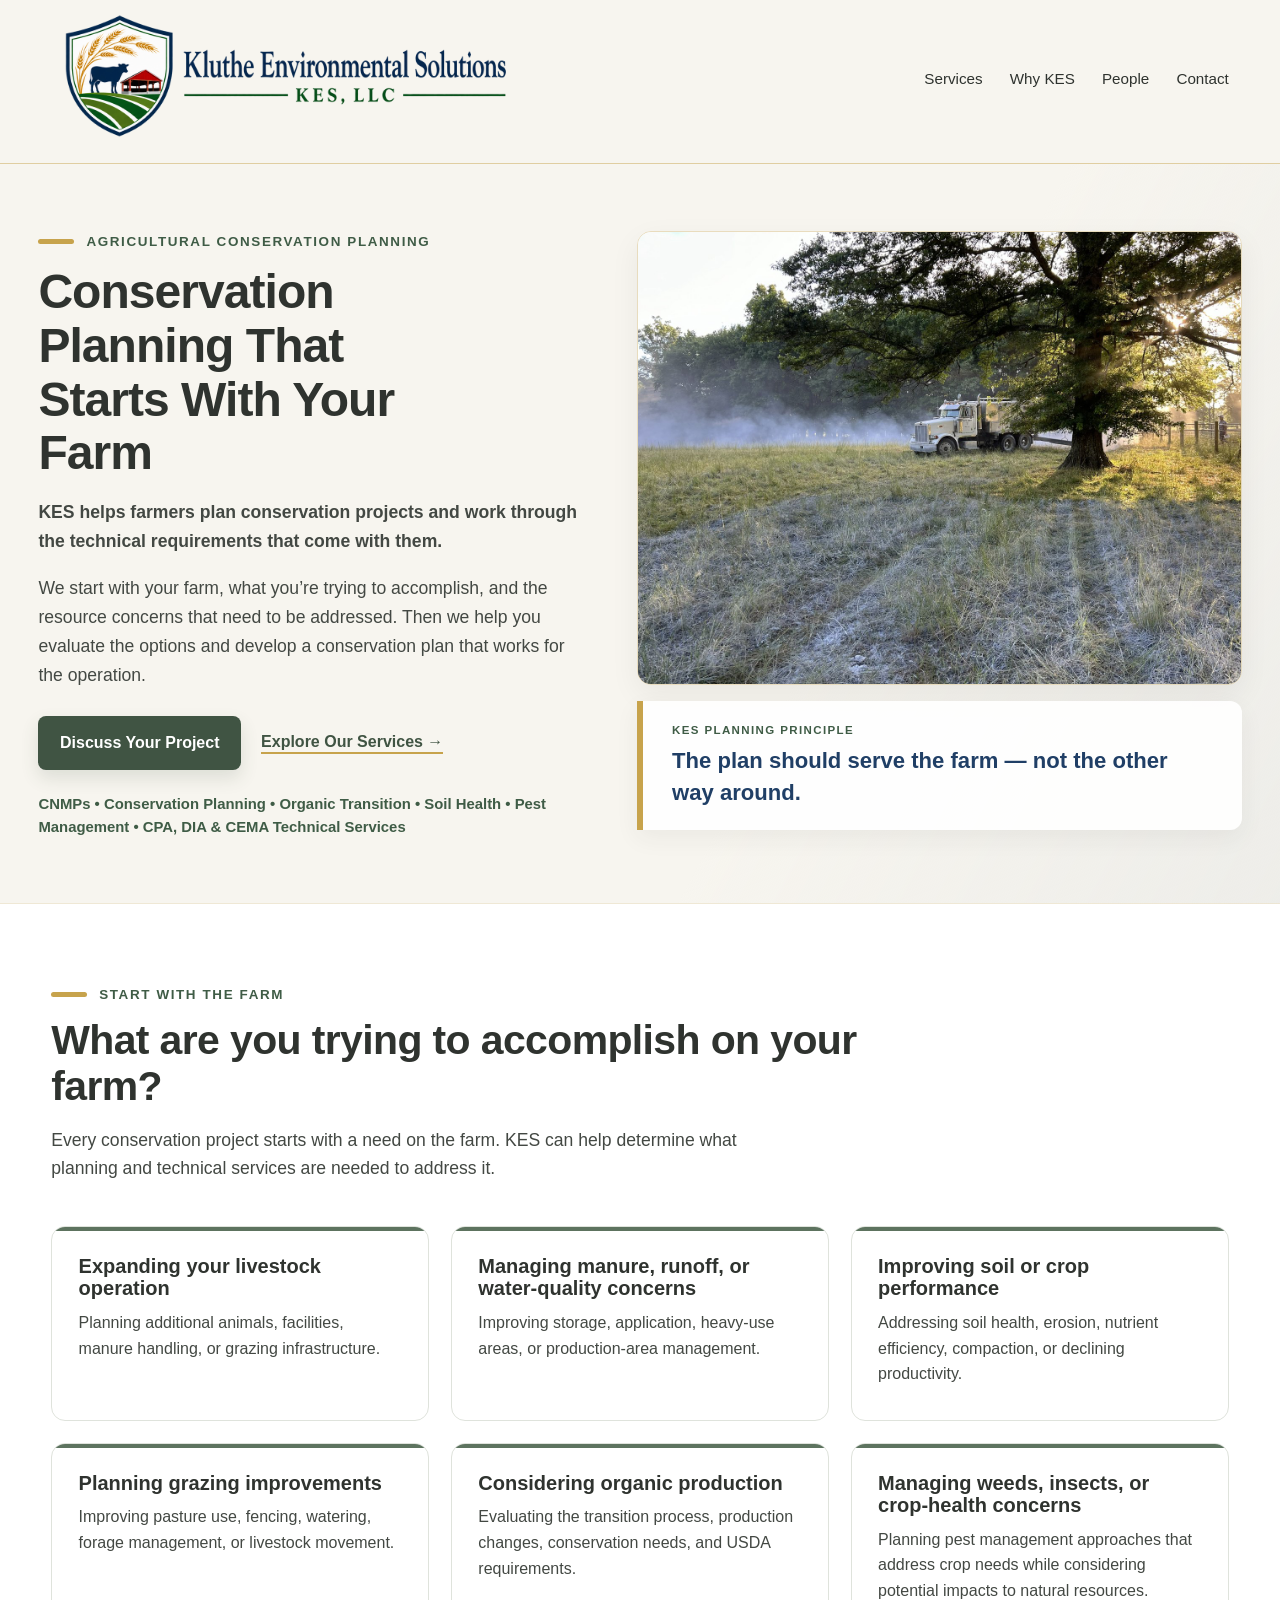
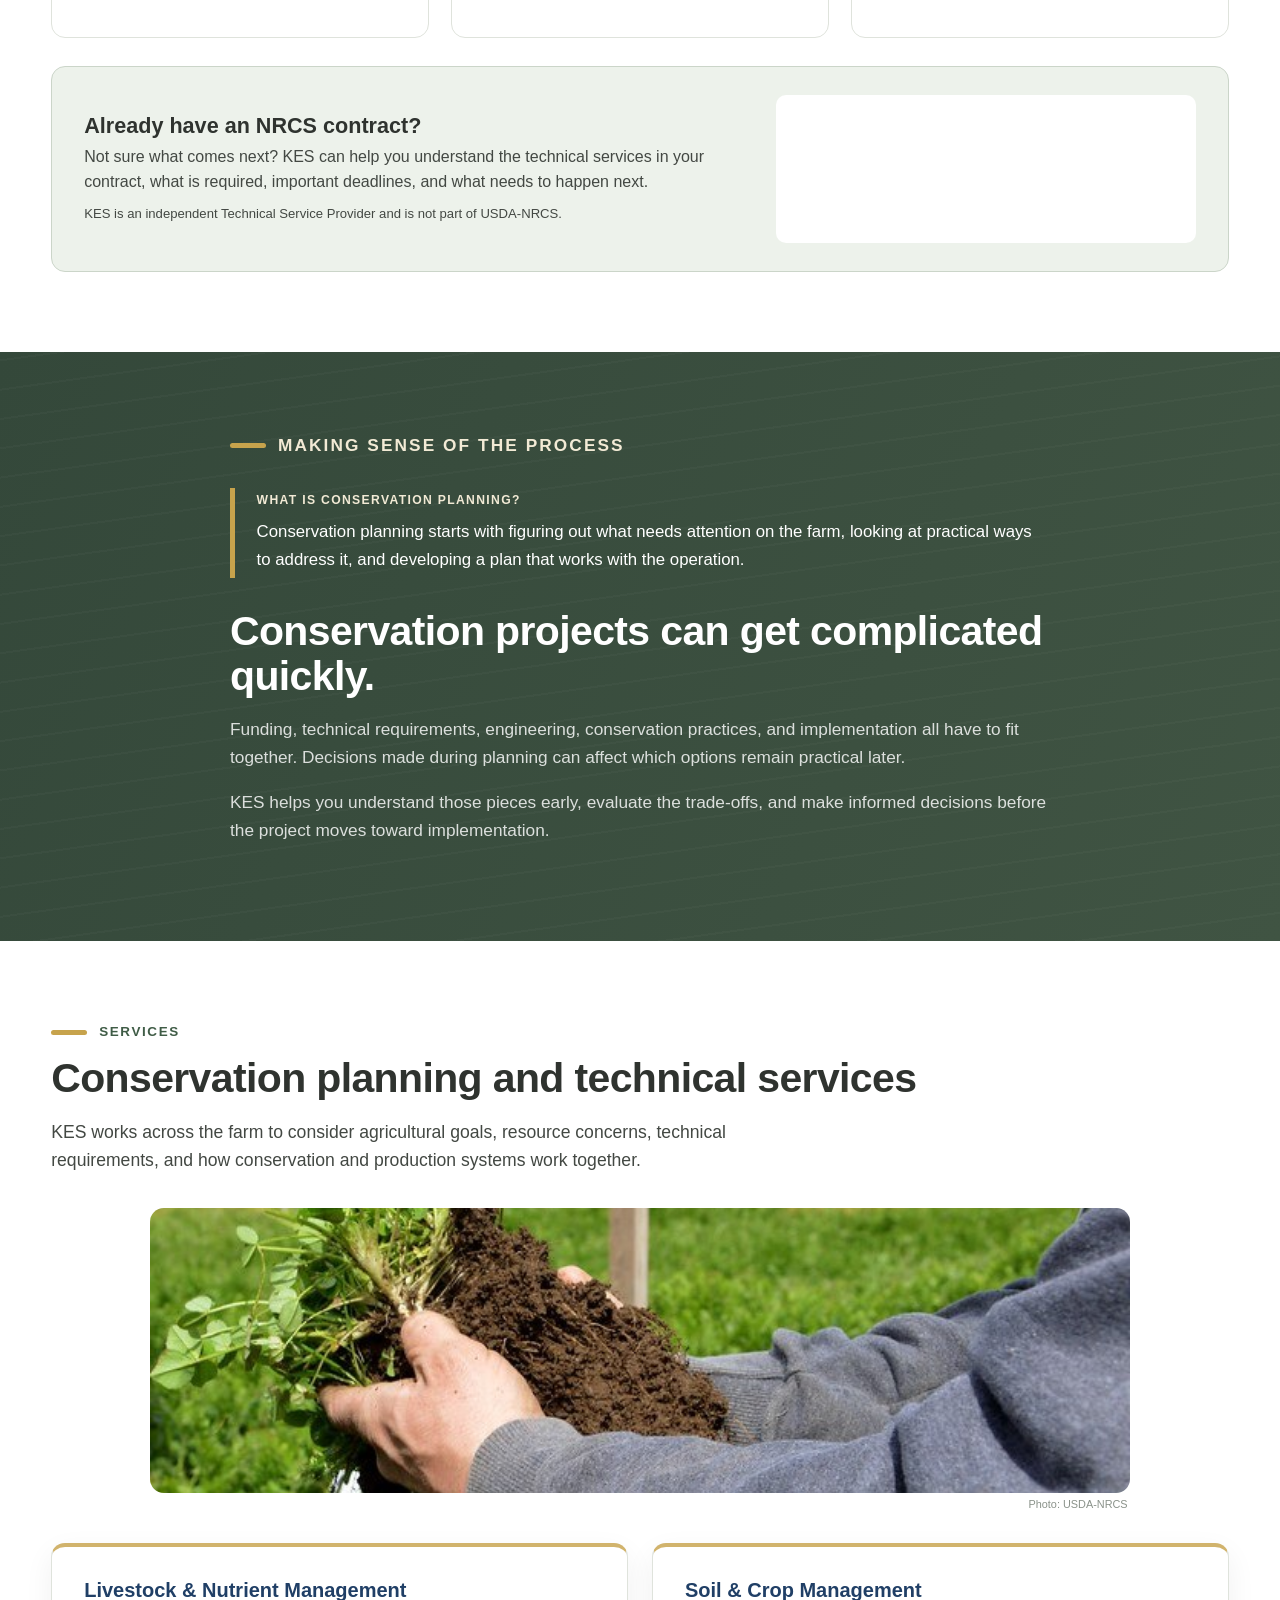
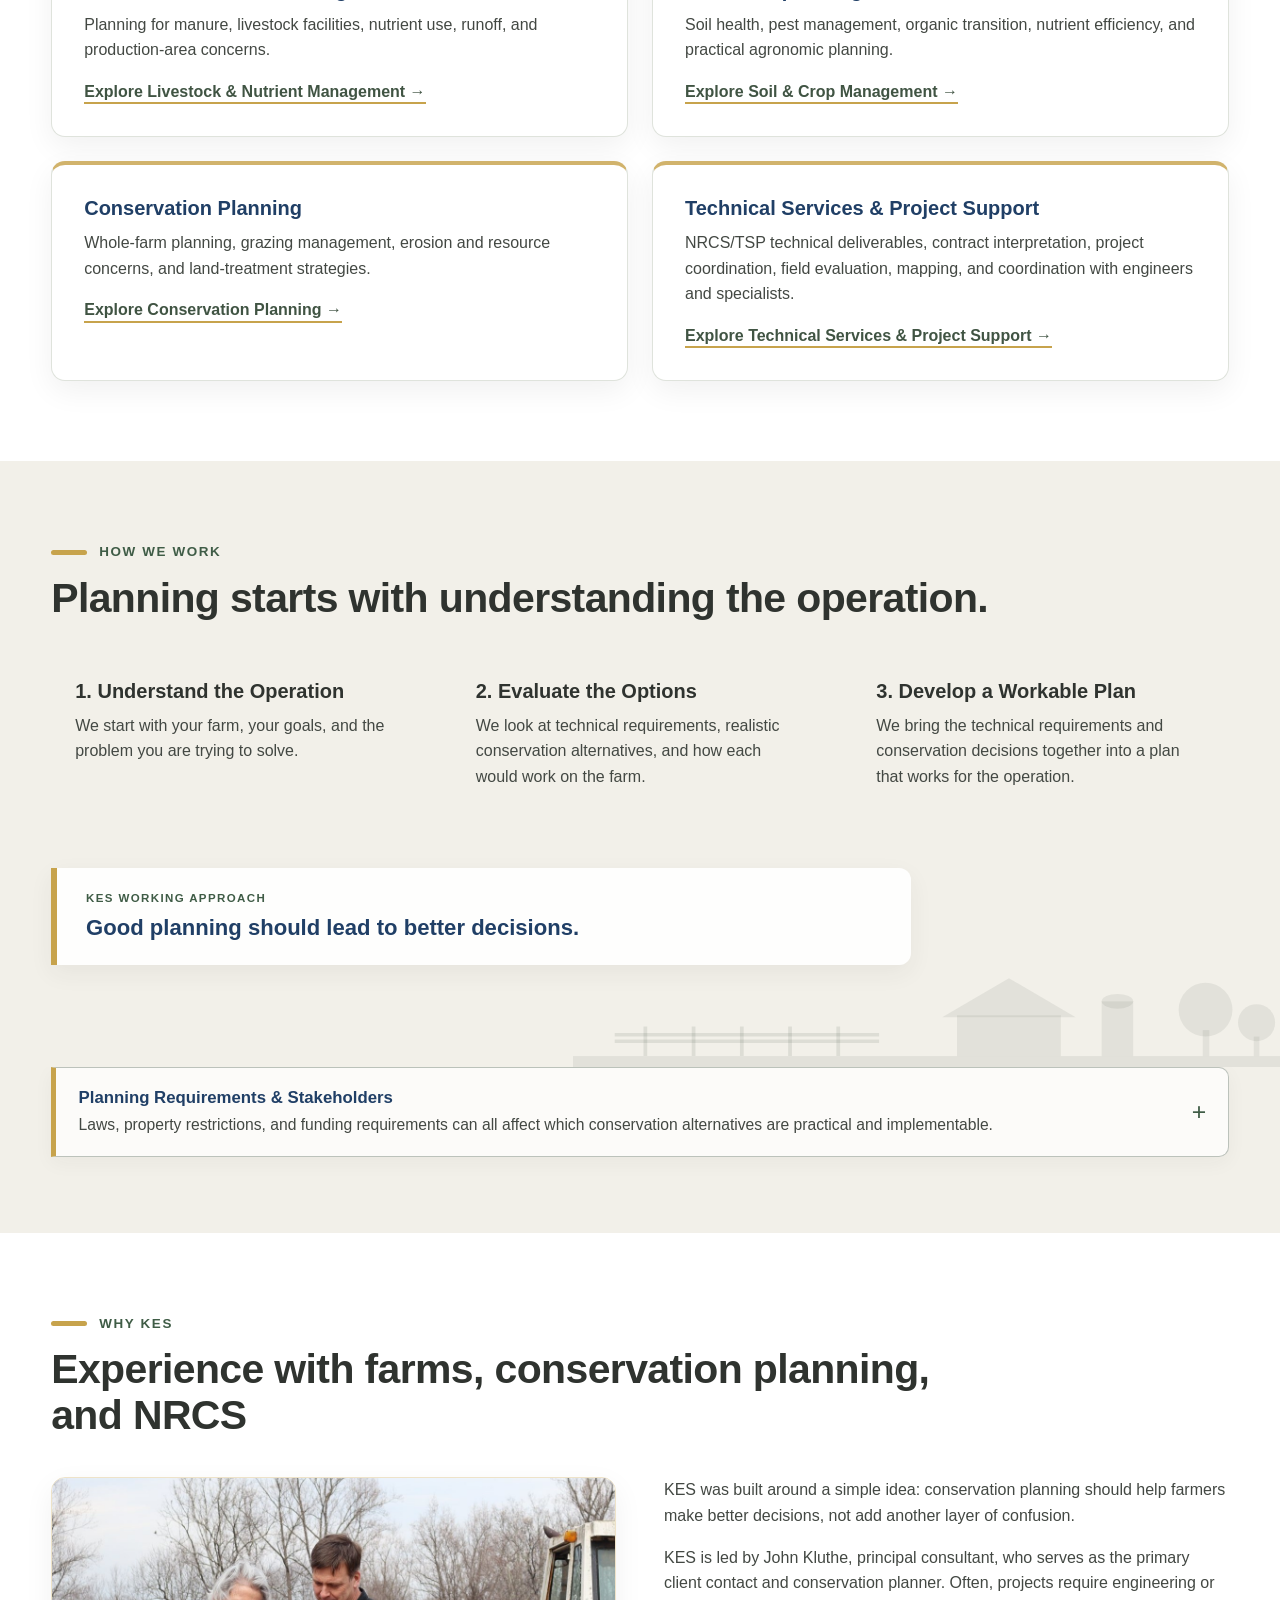
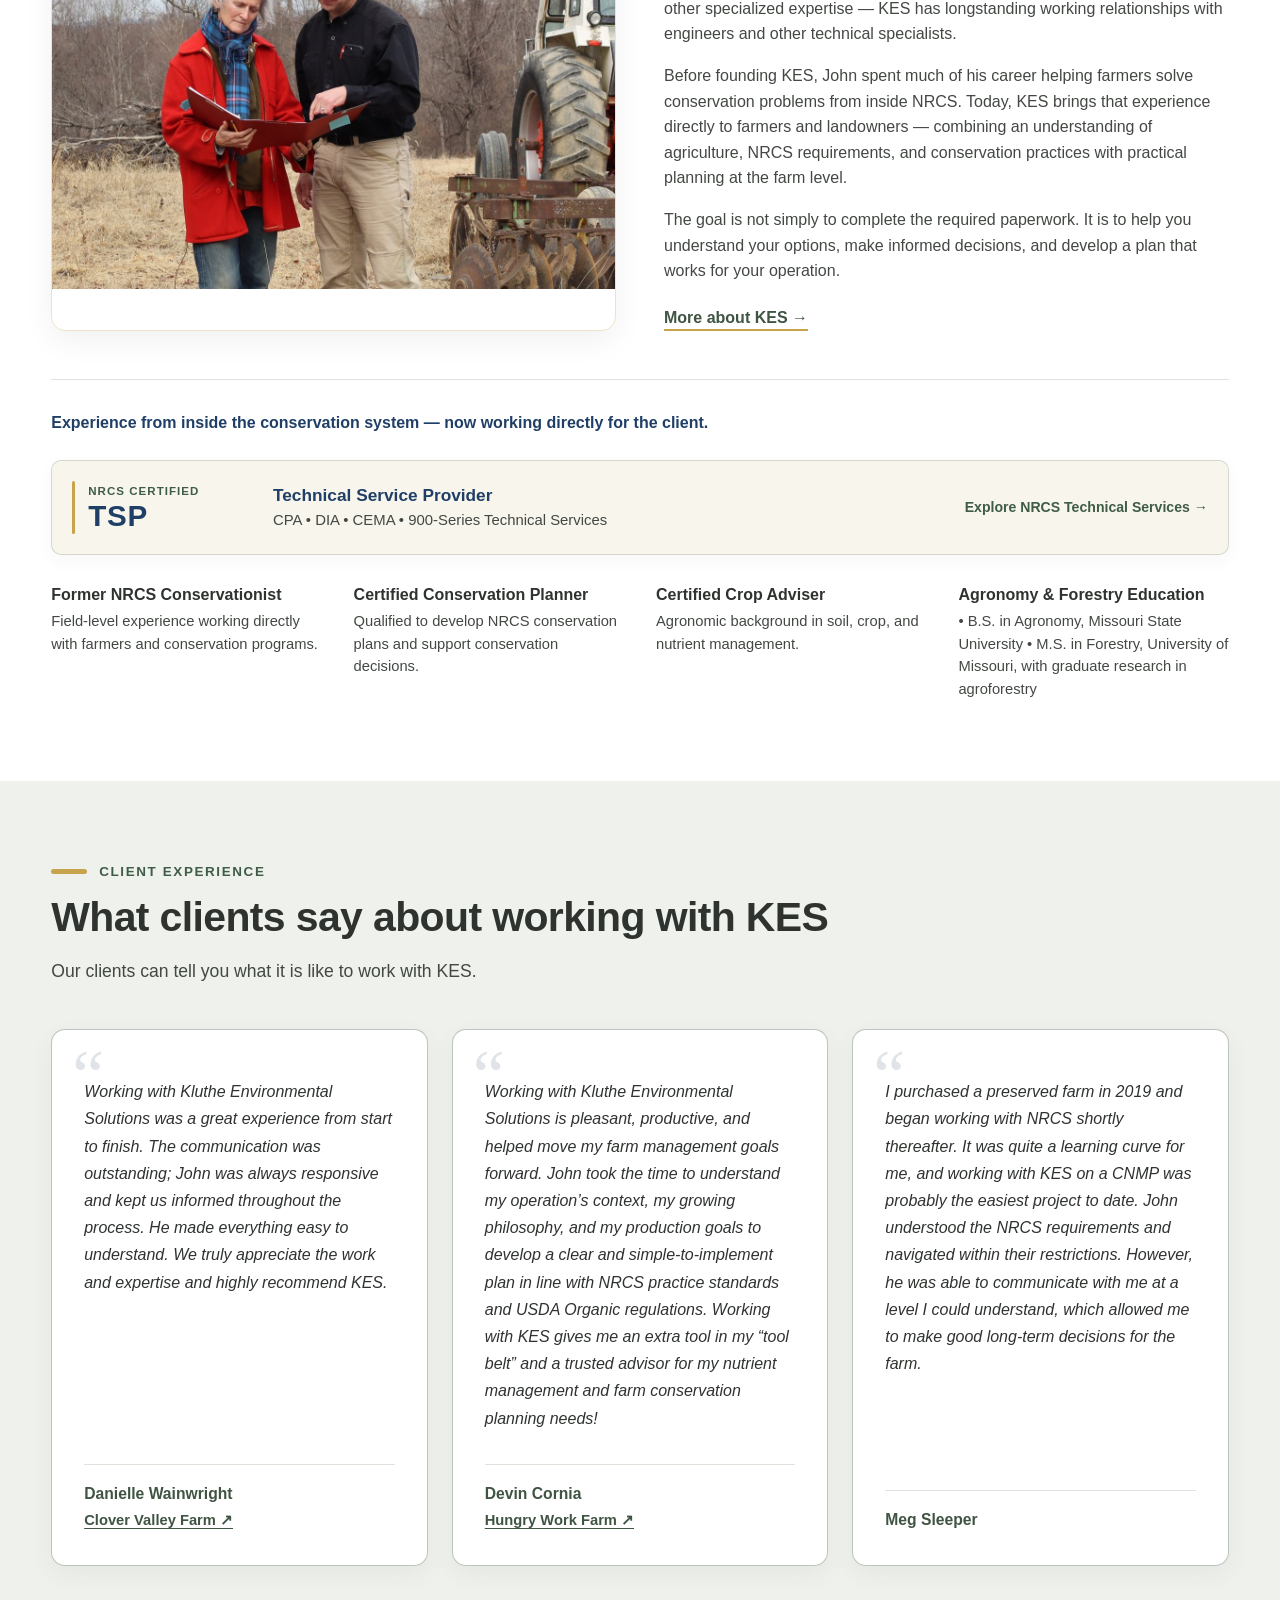
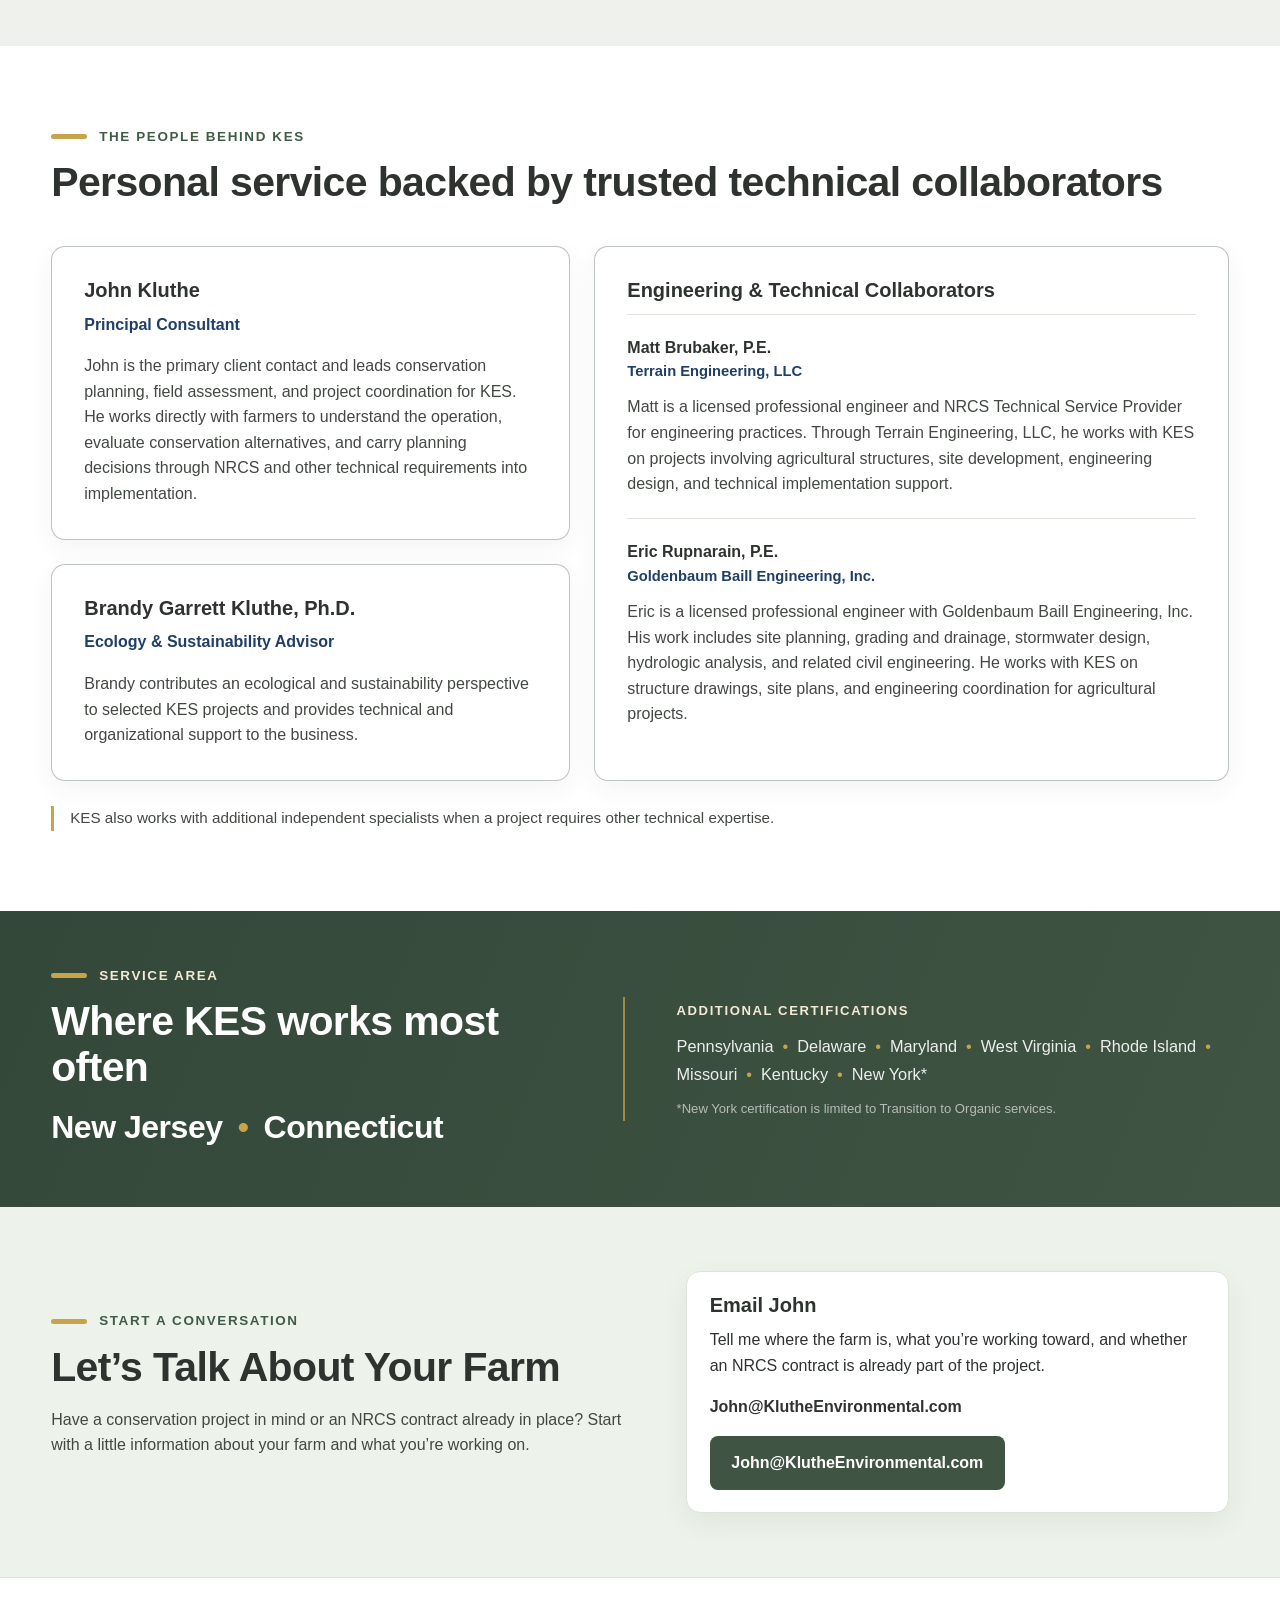
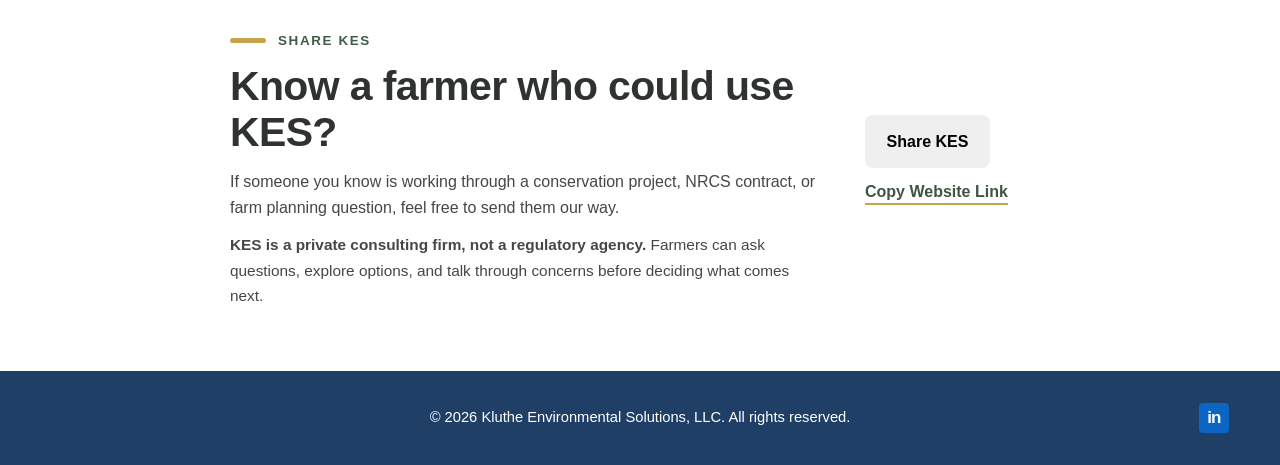
<file: index.html>
<!DOCTYPE html>
<html lang="en">
<head>
  <meta charset="UTF-8">
  <meta name="viewport" content="width=device-width, initial-scale=1.0">
  <meta name="description" content="Kluthe Environmental Solutions provides agricultural conservation planning and NRCS technical services, including CNMPs, organic transition, soil health, pest management, CPAs, DIAs, and CEMAs.">
  <title>Kluthe Environmental Solutions, LLC</title>
    <script type="application/ld+json">
  {
    "@context": "https://schema.org",
    "@type": "Organization",
    "name": "Kluthe Environmental Solutions, LLC",
    "alternateName": "KES",
    "url": "https://klutheenvironmental.com/",
    "logo": "https://klutheenvironmental.com/assets/images/kes-logo-horizontal.png",
    "email": "John@KlutheEnvironmental.com",
    "sameAs": [
      "https://www.linkedin.com/in/johnkluthe"
    ]
  }
  </script>
  <link rel="icon" type="image/png" href="assets/images/KES%20Logo%20KES%20shield%20blank.png">
  <link rel="stylesheet" href="css/styles.css">
  <link rel="stylesheet" href="css/character.css">
  <link rel="stylesheet" href="css/refinements.css">
</head>
<body>

  <header class="site-header">
    <div class="container header-inner">
      <div class="site-brand">
        <a href="#top" aria-label="Kluthe Environmental Solutions home">
          <img class="site-logo" src="assets/images/kes-logo-horizontal.png" alt="Kluthe Environmental Solutions, LLC">
        </a>
      </div>
      <nav class="main-nav" aria-label="Main navigation">
        <a href="#services">Services</a>
        <a href="#about">Why KES</a>
        <a href="#people">People</a>
        <a href="#contact">Contact</a>
      </nav>
    </div>
  </header>

  <main id="top">

    <section class="hero">
      <div class="container hero-grid">
        <div class="hero-content">
          <p class="eyebrow">Agricultural Conservation Planning</p>
          <h1>Conservation Planning That Starts With Your Farm</h1>
          <div class="hero-text">
            <p><strong>KES helps farmers plan conservation projects and work through the technical requirements that come with them.</strong></p>
            <p>We start with your farm, what you’re trying to accomplish, and the resource concerns that need to be addressed.  Then we help you evaluate the options and develop a conservation plan that works for the operation.</p>
          </div>
          <div class="hero-actions">
            <a class="button primary-button" href="#contact">Discuss Your Project</a>
            <a class="text-link" href="#services">Explore Our Services →</a>
          </div>
          <p class="credibility-line">CNMPs • Conservation Planning • Organic Transition • Soil Health • Pest Management • CPA, DIA &amp; CEMA Technical Services</p>
        </div>

        <div class="hero-visual">
          <figure class="hero-image photo-frame">
            <img src="assets/images/hero-lime-spreading.jpg" alt="Lime application underway on a farm field in early morning haze">
          </figure>

          <div class="hero-principle">
            <span class="hero-principle-label">KES Planning Principle</span>
            <strong>The plan should serve the farm — not the other way around.</strong>
          </div>
        </div>
      </div>
    </section>

    <section class="recognition">
      <div class="container">
        <p class="eyebrow">Start With the Farm</p>
        <h2>What are you trying to accomplish on your farm?</h2>
        <p class="section-intro">Every conservation project starts with a need on the farm.  KES can help determine what planning and technical services are needed to address it.</p>

        <div class="challenge-grid">
          <article class="challenge-card">
            <h3>Expanding your livestock operation</h3>
            <p>Planning additional animals, facilities, manure handling, or grazing infrastructure.</p>
          </article>
          <article class="challenge-card">
            <h3>Managing manure, runoff, or water-quality concerns</h3>
            <p>Improving storage, application, heavy-use areas, or production-area management.</p>
          </article>
          <article class="challenge-card">
            <h3>Improving soil or crop performance</h3>
            <p>Addressing soil health, erosion, nutrient efficiency, compaction, or declining productivity.</p>
          </article>
          <article class="challenge-card">
            <h3>Planning grazing improvements</h3>
            <p>Improving pasture use, fencing, watering, forage management, or livestock movement.</p>
          </article>
          <article class="challenge-card">
            <h3>Considering organic production</h3>
            <p>Evaluating the transition process, production changes, conservation needs, and USDA requirements.</p>
          </article>
          <article class="challenge-card">
            <h3>Managing weeds, insects, or crop-health concerns</h3>
            <p>Planning pest management approaches that address crop needs while considering potential impacts to natural resources.</p>
          </article>
        </div>

        <div class="nrcs-callout">
          <div class="nrcs-callout-content">
            <h3>Already have an NRCS contract?</h3>
            <p>Not sure what comes next?  KES can help you understand the technical services in your contract, what is required, important deadlines, and what needs to happen next.</p>
            <p class="nrcs-independent-note">KES is an independent Technical Service Provider and is not part of USDA-NRCS.</p>
          </div>

          <div class="nrcs-callout-marker nrcs-callout-placeholder" aria-hidden="true"></div>
        </div>
      </div>
    </section>

    <section class="reassurance">
      <div class="narrow-container">
        <p class="eyebrow">Making Sense of the Process</p>

        <div class="conservation-definition">
          <span class="conservation-definition-label">What is conservation planning?</span>
          <p>Conservation planning starts with figuring out what needs attention on the farm, looking at practical ways to address it, and developing a plan that works with the operation.</p>
        </div>

        <h2>Conservation projects can get complicated quickly.</h2>
        <p>Funding, technical requirements, engineering, conservation practices, and implementation all have to fit together.  Decisions made during planning can affect which options remain practical later.</p>
        <p>KES helps you understand those pieces early, evaluate the trade-offs, and make informed decisions before the project moves toward implementation.</p>
      </div>
    </section>

    <section id="services" class="services">
      <div class="container">
        <p class="eyebrow">Services</p>
        <h2>Conservation planning and technical services</h2>
        <p class="section-intro">KES works across the farm to consider agricultural goals, resource concerns, technical requirements, and how conservation and production systems work together.</p>

        <figure class="services-photo photo-frame">
          <img src="assets/images/services-soil-detail.jpg" alt="Hands examining soil and plant roots during an agricultural field evaluation">
          <figcaption class="photo-credit">Photo: USDA-NRCS</figcaption>
        </figure>

        <div class="service-grid">
          <article class="service-card">
            <h3>Livestock &amp; Nutrient Management</h3>
            <p>Planning for manure, livestock facilities, nutrient use, runoff, and production-area concerns.</p>
            <p class="service-card-link"><a class="text-link" href="livestock-nutrient-management.html">Explore Livestock &amp; Nutrient Management →</a></p>
          </article>
          <article class="service-card">
            <h3>Soil &amp; Crop Management</h3>
            <p>Soil health, pest management, organic transition, nutrient efficiency, and practical agronomic planning.</p>
            <p class="service-card-link"><a class="text-link" href="soil-crop-management.html">Explore Soil &amp; Crop Management →</a></p>
          </article>
          <article class="service-card">
            <h3>Conservation Planning</h3>
            <p>Whole-farm planning, grazing management, erosion and resource concerns, and land-treatment strategies.</p>
            <p class="service-card-link"><a class="text-link" href="conservation-planning.html">Explore Conservation Planning →</a></p>
          </article>
          <article class="service-card">
            <h3>Technical Services &amp; Project Support</h3>
            <p>NRCS/TSP technical deliverables, contract interpretation, project coordination, field evaluation, mapping, and coordination with engineers and specialists.</p>
            <p class="service-card-link"><a class="text-link" href="technical-services-project-support.html">Explore Technical Services &amp; Project Support →</a></p>
          </article>
        </div>
      </div>
    </section>

<section class="how-we-work">
  <div class="container">
    <p class="eyebrow">How We Work</p>
    <h2>Planning starts with understanding the operation.</h2>

    <div class="process-grid">
      <article>
        <h3>1. Understand the Operation</h3>
        <p>We start with your farm, your goals, and the problem you are trying to solve.</p>
      </article>

      <article>
        <h3>2. Evaluate the Options</h3>
        <p>We look at technical requirements, realistic conservation alternatives, and how each would work on the farm.</p>
      </article>

      <article>
        <h3>3. Develop a Workable Plan</h3>
        <p>We bring the technical requirements and conservation decisions together into a plan that works for the operation.</p>
      </article>
    </div>

    <p class="philosophy-line">Good planning should lead to better decisions.</p>
  </div>
</section>

    <section class="planning-requirements">
      <div class="container">
        <details class="planning-note">
          <summary>
            <span class="planning-note-heading">Planning Requirements &amp; Stakeholders</span>
            <span class="planning-note-summary">Laws, property restrictions, and funding requirements can all affect which conservation alternatives are practical and implementable.</span>
          </summary>

          <div class="planning-note-content">
            <div class="planning-note-landowner">
              <h3>The landowner remains at the center of the plan.</h3>
              <p>KES considers applicable requirements early so the plan reflects the landowner’s goals while accounting for the legal, property, and funding requirements that may affect implementation.</p>
            </div>

            <div class="planning-note-grid">
              <div>
                <h3>Funding requirements</h3>
                <p>Federal and state financial assistance or cost-share programs, grants, and other funding sources may include policy, technical requirements, or other conditions that need to be considered during planning.</p>
              </div>

              <div>
                <h3>Legal and property requirements</h3>
                <p>Applicable laws, regulations, permits, conservation easements, preserved-farm deed restrictions, and other property requirements may affect what can be done and where.</p>
              </div>
            </div>
          </div>
        </details>
      </div>
    </section>
    
    <section id="about" class="why-kes">
  <div class="container">

    <div class="about-heading">
      <p class="eyebrow">Why KES</p>
      <h2>Experience with farms, conservation planning, and NRCS</h2>
    </div>

    <div class="two-column about-main">
      <div class="about-image">
        <img class="about-photo"
             src="assets/images/why-kes-field-69percent.jpg"
             alt="John Kluthe, of KES LLC, reviewing a conservation plan in the field with a client farmer beside farm equipment (heavy disk) and tractor.">
      </div>

      <div class="about-content">
        <p>KES was built around a simple idea: conservation planning should help farmers make better decisions, not add another layer of confusion.</p>

        <p>KES is led by John Kluthe, principal consultant, who serves as the primary client contact and conservation planner.  Often, projects require engineering or other specialized expertise — KES has longstanding working relationships with engineers and other technical specialists.</p>

        <p>Before founding KES, John spent much of his career helping farmers solve conservation problems from inside NRCS.  Today, KES brings that experience directly to farmers and landowners — combining an understanding of agriculture, NRCS requirements, and conservation practices with practical planning at the farm level.</p>

        <p>The goal is not simply to complete the required paperwork.  It is to help you understand your options, make informed decisions, and develop a plan that works for your operation.</p>

        <p class="section-deep-link"><a class="text-link" href="about.html">More about KES →</a></p>
      </div>
    </div>

    <div class="credibility-section">
      <p class="credibility-intro">Experience from inside the conservation system — now working directly for the client.</p>

      <a class="tsp-status" href="technical-services-project-support.html" aria-label="Explore KES NRCS technical services">
        <span class="tsp-status-id">
          <span class="tsp-status-kicker">NRCS Certified</span>
          <span class="tsp-status-mark">TSP</span>
        </span>
        <span class="tsp-status-main">
          <strong>Technical Service Provider</strong>
          <span class="tsp-status-scope">CPA • DIA • CEMA • 900-Series Technical Services</span>
        </span>
        <span class="tsp-status-link">Explore NRCS Technical Services →</span>
      </a>

      <div class="credibility-grid">
        <div class="credibility-item">
          <h3>Former NRCS Conservationist</h3>
          <p>Field-level experience working directly with farmers and conservation programs.</p>
        </div>

        <div class="credibility-item">
          <h3>Certified Conservation Planner</h3>
          <p>Qualified to develop NRCS conservation plans and support conservation decisions.</p>
        </div>

        <div class="credibility-item">
          <h3>Certified Crop Adviser</h3>
          <p>Agronomic background in soil, crop, and nutrient management.</p>
        </div>

        <div class="credibility-item">
          <h3>Agronomy &amp; Forestry Education</h3>
          <p>• B.S. in Agronomy, Missouri State University • M.S. in Forestry, University of Missouri, with graduate research in agroforestry</p>
        </div>
      </div>
    </div>

  </div>
</section>

    <section id="client-experience" class="testimonials">
      <div class="container">
        <p class="eyebrow">Client Experience</p>
        <h2>What clients say about working with KES</h2>
        <p class="section-intro testimonial-intro">Our clients can tell you what it is like to work with KES.</p>

        <div class="testimonial-grid">
          <blockquote class="testimonial-card">
            <p class="testimonial-quote">Working with Kluthe Environmental Solutions was a great experience from start to finish.  The communication was outstanding; John was always responsive and kept us informed throughout the process.  He made everything easy to understand.  We truly appreciate the work and expertise and highly recommend KES.</p>
            <footer class="testimonial-attribution">
              <strong>Danielle Wainwright</strong>
              <a class="testimonial-link" href="https://clovervalleyfarm.com/" target="_blank" rel="noopener noreferrer">Clover Valley Farm ↗</a>
            </footer>
          </blockquote>

          <blockquote class="testimonial-card">
            <p class="testimonial-quote">Working with Kluthe Environmental Solutions is pleasant, productive, and helped move my farm management goals forward.  John took the time to understand my operation’s context, my growing philosophy, and my production goals to develop a clear and simple-to-implement plan in line with NRCS practice standards and USDA Organic regulations.  Working with KES gives me an extra tool in my “tool belt” and a trusted advisor for my nutrient management and farm conservation planning needs!</p>
            <footer class="testimonial-attribution">
              <strong>Devin Cornia</strong>
              <a class="testimonial-link" href="https://hungrywork.org/" target="_blank" rel="noopener noreferrer">Hungry Work Farm ↗</a>
            </footer>
          </blockquote>

          <blockquote class="testimonial-card">
            <p class="testimonial-quote">I purchased a preserved farm in 2019 and began working with NRCS shortly thereafter.  It was quite a learning curve for me, and working with KES on a CNMP was probably the easiest project to date.  John understood the NRCS requirements and navigated within their restrictions.  However, he was able to communicate with me at a level I could understand, which allowed me to make good long-term decisions for the farm.</p>
            <footer class="testimonial-attribution"><strong>Meg Sleeper</strong></footer>
          </blockquote>
        </div>
      </div>
    </section>

    <section id="people" class="people">
      <div class="container">
        <p class="eyebrow">The People Behind KES</p>
        <h2>Personal service backed by trusted technical collaborators</h2>

        <div class="people-layout">
          <div class="people-primary">
            <article class="person-card">
              <h3>John Kluthe</h3>
              <p class="person-role">Principal Consultant</p>
              <p>John is the primary client contact and leads conservation planning, field assessment, and project coordination for KES. He works directly with farmers to understand the operation, evaluate conservation alternatives, and carry planning decisions through NRCS and other technical requirements into implementation.</p>
            </article>

            <article class="person-card">
              <h3>Brandy Garrett Kluthe, Ph.D.</h3>
              <p class="person-role">Ecology &amp; Sustainability Advisor</p>
              <p>Brandy contributes an ecological and sustainability perspective to selected KES projects and provides technical and organizational support to the business.</p>
            </article>
          </div>

          <article class="person-card collaborator-card">
            <h3>Engineering &amp; Technical Collaborators</h3>
            <div class="collaborator">
              <h4>Matt Brubaker, P.E.</h4>
              <p class="collaborator-company">Terrain Engineering, LLC</p>
              <p>Matt is a licensed professional engineer and NRCS Technical Service Provider for engineering practices.  Through Terrain Engineering, LLC, he works with KES on projects involving agricultural structures, site development, engineering design, and technical implementation support.</p>
            </div>
            <div class="collaborator">
              <h4>Eric Rupnarain, P.E.</h4>
              <p class="collaborator-company">Goldenbaum Baill Engineering, Inc.</p>
              <p>Eric is a licensed professional engineer with Goldenbaum Baill Engineering, Inc.  His work includes site planning, grading and drainage, stormwater design, hydrologic analysis, and related civil engineering.  He works with KES on structure drawings, site plans, and engineering coordination for agricultural projects.</p>
            </div>
          </article>
        </div>

        <p class="people-network-note">KES also works with additional independent specialists when a project requires other technical expertise.</p>
      </div>
    </section>

    <section class="service-area-band" aria-labelledby="service-area-heading">
      <div class="container service-area-grid">
        <div class="service-area-primary">
          <p class="eyebrow">Service Area</p>
          <h2 id="service-area-heading">Where KES works most often</h2>
          <p class="service-area-core">New Jersey <span aria-hidden="true">•</span> Connecticut</p>
        </div>

        <div class="service-area-secondary">
          <p class="service-area-label">Additional certifications</p>
          <p class="service-area-states">Pennsylvania <span aria-hidden="true">•</span> Delaware <span aria-hidden="true">•</span> Maryland <span aria-hidden="true">•</span> West Virginia <span aria-hidden="true">•</span> Rhode Island <span aria-hidden="true">•</span> Missouri <span aria-hidden="true">•</span> Kentucky <span aria-hidden="true">•</span> New York*</p>
          <p class="service-area-note">*New York certification is limited to Transition to Organic services.</p>
        </div>
      </div>
    </section>

   <section id="contact" class="contact-section">
  <div class="container contact-grid">
    <div class="contact-copy">
      <p class="eyebrow">Start a Conversation</p>
      <h2>Let’s Talk About Your Farm</h2>
      <p>Have a conservation project in mind or an NRCS contract already in place?  Start with a little information about your farm and what you’re working on.</p>
    </div>

    <div class="contact-panel">
      <h3>Email John</h3>
      <p>Tell me where the farm is, what you’re working toward, and whether an NRCS contract is already part of the project.</p>
      <p><strong>John@KlutheEnvironmental.com</strong></p>
      <a class="button primary-button" href="mailto:john@klutheenvironmental.com">John@KlutheEnvironmental.com</a>
    </div>
  </div>
</section>

  </main>

    <section class="referral-section" aria-labelledby="referral-heading">
      <div class="narrow-container referral-inner">
        <div>
          <p class="eyebrow">Share KES</p>
          <h2 id="referral-heading">Know a farmer who could use KES?</h2>
          <p>If someone you know is working through a conservation project, NRCS contract, or farm planning question, feel free to send them our way.</p>
          <p class="referral-private"><strong>KES is a private consulting firm, not a regulatory agency.</strong>  Farmers can ask questions, explore options, and talk through concerns before deciding what comes next.</p>
        </div>
        <div class="referral-actions" aria-label="Share Kluthe Environmental Solutions">
          <button class="button secondary-button referral-share-button" type="button" data-share-url="https://klutheenvironmental.com/">Share KES</button>
          <button class="text-link referral-copy-button" type="button" data-copy-url="https://klutheenvironmental.com/">Copy Website Link</button>
          <span class="referral-copy-status" role="status" aria-live="polite"></span>
        </div>
      </div>
    </section>

  <footer class="site-footer">
    <div class="container">
      <p>© 2026 Kluthe Environmental Solutions, LLC. All rights reserved. <a href="https://www.linkedin.com/in/johnkluthe" target="_blank" rel="noopener noreferrer" aria-label="John Kluthe on LinkedIn">LinkedIn ↗</a></p>
    </div>
  </footer>

  <script src="js/referral.js"></script>
</body>
</html>
</file>
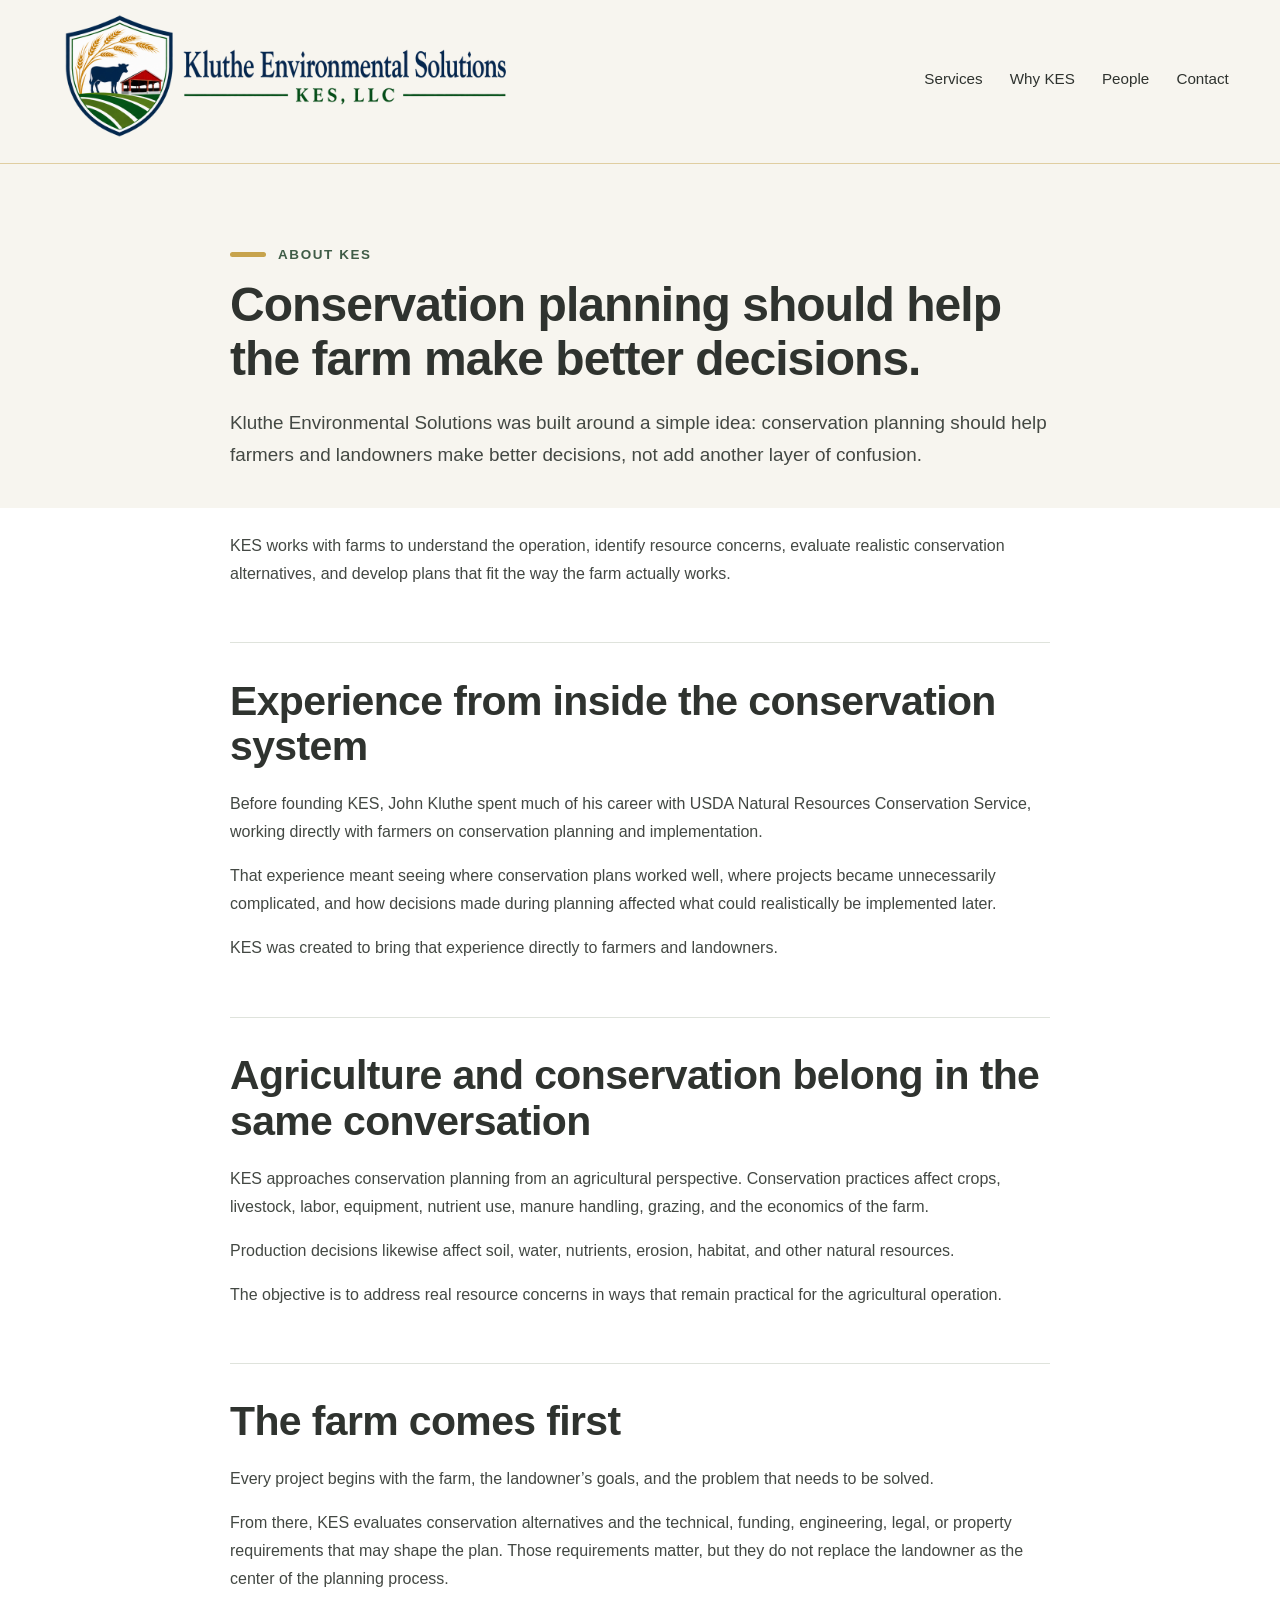
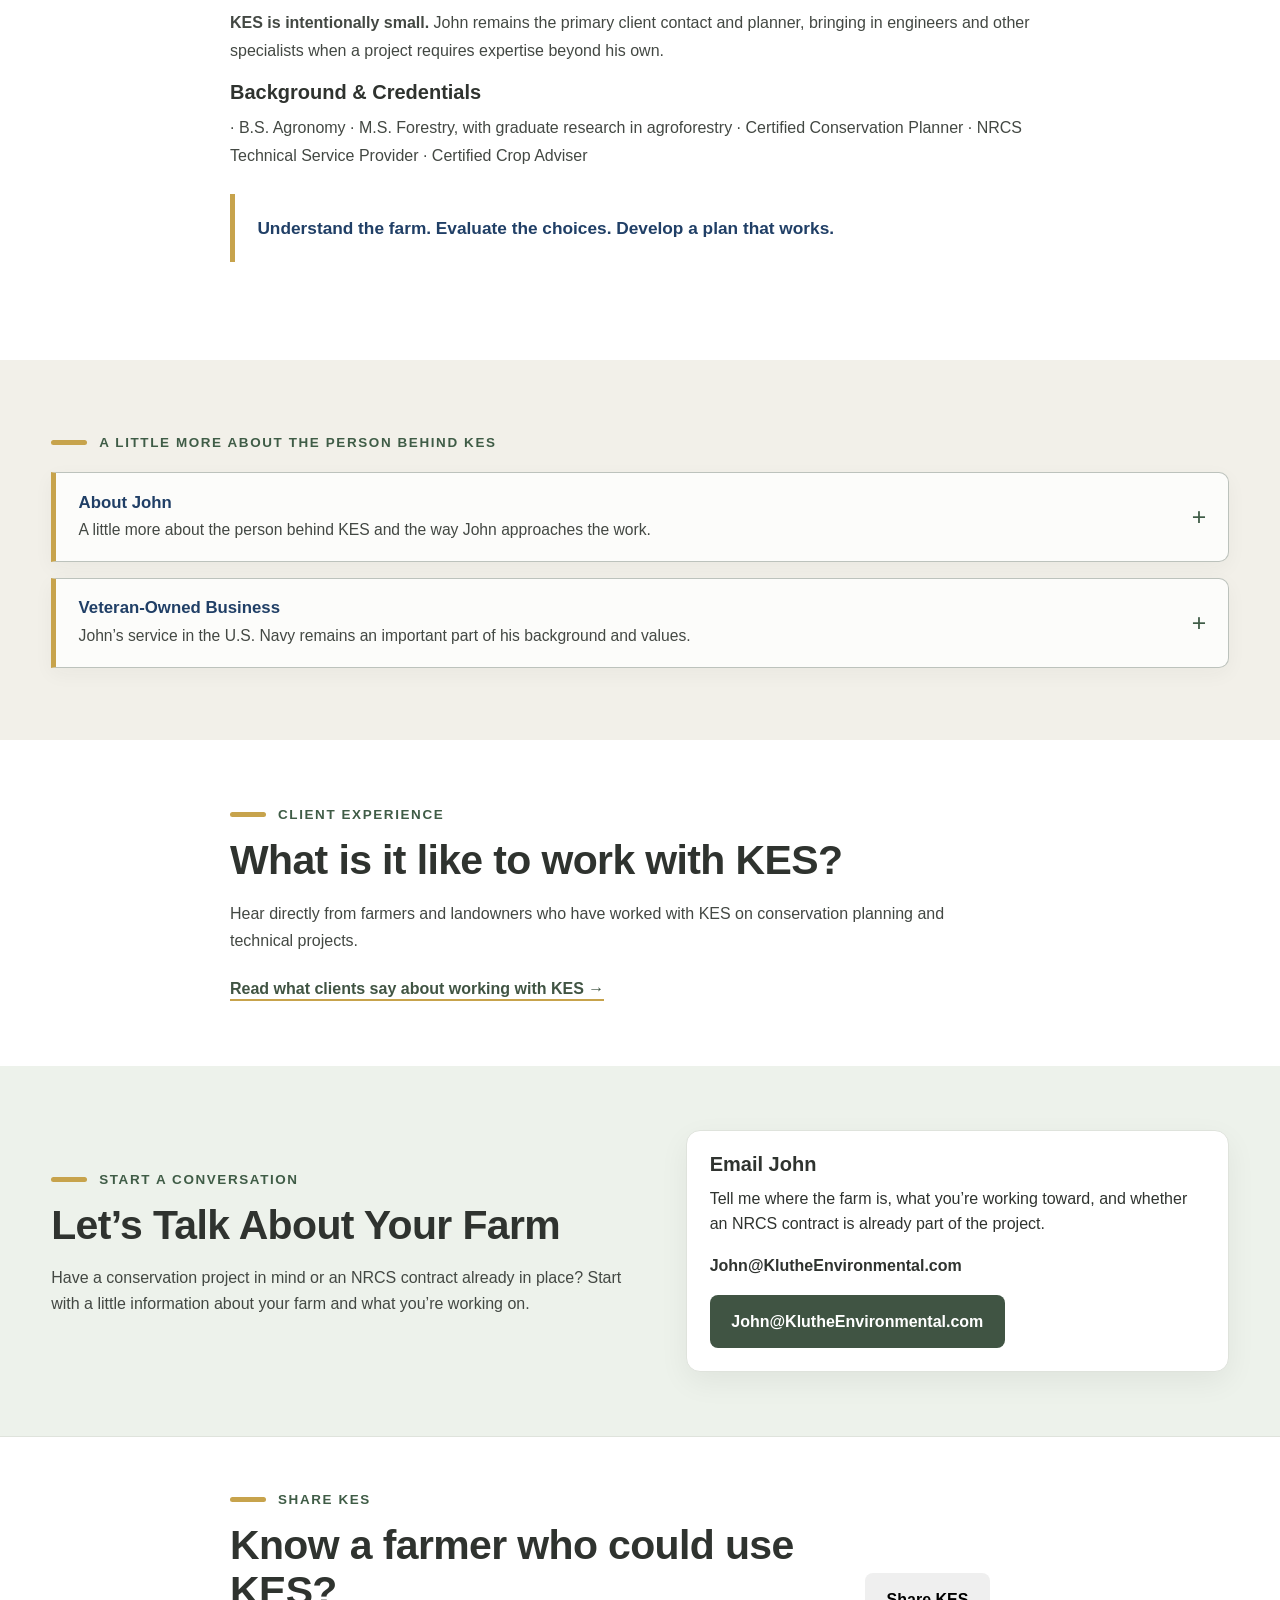
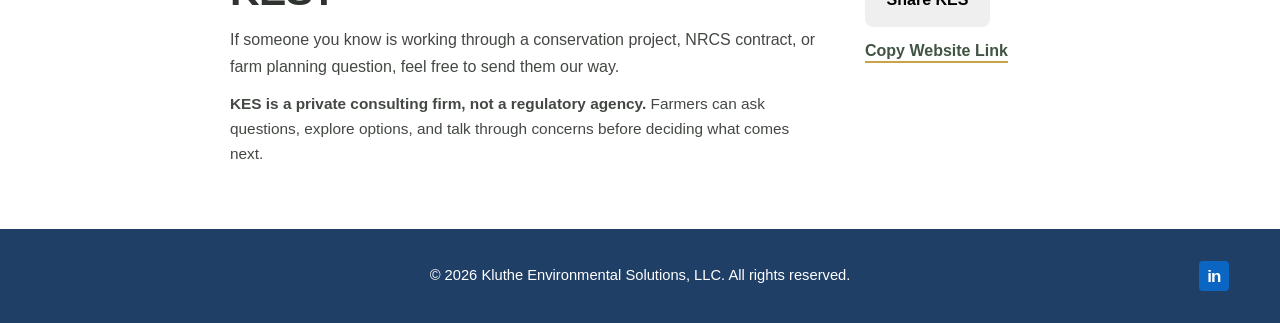
<file: about.html>
<!DOCTYPE html>
<html lang="en">
<head>
  <meta charset="UTF-8">
  <meta name="viewport" content="width=device-width, initial-scale=1.0">
  <meta name="description" content="Learn about Kluthe Environmental Solutions, John Kluthe, and the practical farm-first approach KES brings to agricultural conservation planning.">
  <title>About KES | Kluthe Environmental Solutions</title>
  <script type="application/ld+json">
  {
    "@context": "https://schema.org",
    "@type": "AboutPage",
    "name": "About Kluthe Environmental Solutions",
    "url": "https://klutheenvironmental.com/about.html",
    "about": {
      "@type": "Organization",
      "name": "Kluthe Environmental Solutions, LLC",
      "alternateName": "KES",
      "url": "https://klutheenvironmental.com/"
    }
  }
  </script>
  <link rel="icon" type="image/png" href="assets/images/KES%20Logo%20KES%20shield%20blank.png">
  <link rel="stylesheet" href="css/styles.css">
  <link rel="stylesheet" href="css/character.css">
  <link rel="stylesheet" href="css/refinements.css">
</head>
<body>

  <header class="site-header">
    <div class="container header-inner">
      <div class="site-brand">
        <a href="index.html" aria-label="Kluthe Environmental Solutions home">
          <img class="site-logo" src="assets/images/kes-logo-horizontal.png" alt="Kluthe Environmental Solutions, LLC">
        </a>
      </div>
      <nav class="main-nav" aria-label="Main navigation">
        <a href="index.html#services">Services</a>
        <a href="index.html#about">Why KES</a>
        <a href="index.html#people">People</a>
        <a href="index.html#contact">Contact</a>
      </nav>
    </div>
  </header>

  <main id="top" class="interior-page">

    <section class="about-page-hero">
      <div class="narrow-container">
        <p class="eyebrow">About KES</p>
        <h1>Conservation planning should help the farm make better decisions.</h1>
        <p class="about-page-lead">Kluthe Environmental Solutions was built around a simple idea: conservation planning should help farmers and landowners make better decisions, not add another layer of confusion.</p>
      </div>
    </section>

    <section class="about-page-story">
      <div class="narrow-container">
        <p>KES works with farms to understand the operation, identify resource concerns, evaluate realistic conservation alternatives, and develop plans that fit the way the farm actually works.</p>

        <div class="about-page-section">
          <h2>Experience from inside the conservation system</h2>
          <p>Before founding KES, John Kluthe spent much of his career with USDA Natural Resources Conservation Service, working directly with farmers on conservation planning and implementation.</p>

          <p>That experience meant seeing where conservation plans worked well, where projects became unnecessarily complicated, and how decisions made during planning affected what could realistically be implemented later.</p>

          <p>KES was created to bring that experience directly to farmers and landowners.</p>
        </div>

        <div class="about-page-section">
          <h2>Agriculture and conservation belong in the same conversation</h2>
          <p>KES approaches conservation planning from an agricultural perspective. Conservation practices affect crops, livestock, labor, equipment, nutrient use, manure handling, grazing, and the economics of the farm.</p>

          <p>Production decisions likewise affect soil, water, nutrients, erosion, habitat, and other natural resources.</p>

          <p>The objective is to address real resource concerns in ways that remain practical for the agricultural operation.</p>
        </div>

        <div class="about-page-section">
          <h2>The farm comes first</h2>
          <p>Every project begins with the farm, the landowner’s goals, and the problem that needs to be solved.</p>

          <p>From there, KES evaluates conservation alternatives and the technical, funding, engineering, legal, or property requirements that may shape the plan.  Those requirements matter, but they do not replace the landowner as the center of the planning process.</p>

          <p><strong>KES is intentionally small.</strong>  John remains the primary client contact and planner, bringing in engineers and other specialists when a project requires expertise beyond his own.</p>

          <div class="about-credentials">
            <h3>Background &amp; Credentials</h3>
            <p>· B.S. Agronomy · M.S. Forestry, with graduate research in agroforestry · Certified Conservation Planner · NRCS Technical Service Provider · Certified Crop Adviser</p>
          </div>

          <p class="about-page-principle"><strong>Understand the farm.  Evaluate the choices.  Develop a plan that works.</strong></p>
        </div>
      </div>
    </section>

    <section class="about-personal">
      <div class="container">
        <p class="eyebrow">A Little More About the Person Behind KES</p>

        <div class="about-disclosures">
          <details class="planning-note about-disclosure">
            <summary>
              <span class="planning-note-heading">About John</span>
              <span class="planning-note-summary">A little more about the person behind KES and the way John approaches the work.</span>
            </summary>

            <div class="planning-note-content">
              <div class="about-disclosure-copy">
                <p>John Kluthe has spent most of his career helping farmers work through conservation problems where several considerations have to come together — but you still have to farm.</p>

                <p>His background includes agronomy, forestry, conservation planning, and years of field experience with USDA Natural Resources Conservation Service.  Before that, he served in the U.S. Navy.</p>

                <p>What has stayed consistent is the part of the work John enjoys most: getting out on a farm, understanding how the operation actually works, and helping turn a complicated set of concerns, requirements, and possibilities into something useful.</p>

                <p>John founded Kluthe Environmental Solutions to work more directly with farmers and landowners and to bring that practical, farm-level perspective to conservation planning.</p>

                <p>He tends to approach projects by asking a lot of questions, looking closely at how the pieces fit together, and trying not to make things more complicated than they need to be.</p>

                <p>For John, good conservation planning is not just about meeting a technical requirement.  It is about helping a farmer make a decision that still makes sense once the plan leaves the desk and reaches the field.</p>
              </div>
            </div>
          </details>

          <details class="planning-note about-disclosure">
            <summary>
              <span class="planning-note-heading">Veteran-Owned Business</span>
              <span class="planning-note-summary">John’s service in the U.S. Navy remains an important part of his background and values.</span>
            </summary>

            <div class="planning-note-content">
              <div class="about-disclosure-copy">
                <p>My time in the United States Navy was one of the most formative experiences of my life.  It instilled a deep sense of duty, personal accountability, and commitment to something greater than myself.  The friendships forged through shared challenges and a common mission taught me the value of trust, teamwork, and perseverance — lessons that continue to guide both my personal life and my work.</p>

                <p>Military service also taught me the importance of being prepared, communicating honestly, following through on commitments, and taking responsibility for the work entrusted to me.  Those values continue to influence the way I approach my relationships with clients and the care I bring to each project.</p>

                <p>I remain proud of my service and grateful for the opportunities, experiences, and perspective the Navy gave me.  I also have a deep appreciation for the men and women who continue to serve, for veterans who have served before us, and for the families who support them.</p>

                <p class="veteran-prayer"><strong>May God watch over those who serve, those who have served, and the families who stand beside them.  Godspeed.</strong></p>
              </div>
            </div>
          </details>
        </div>
      </div>
    </section>

    <section class="about-related">
      <div class="narrow-container">
        <p class="eyebrow">Client Experience</p>
        <h2>What is it like to work with KES?</h2>
        <p>Hear directly from farmers and landowners who have worked with KES on conservation planning and technical projects.</p>
        <p class="section-deep-link"><a class="text-link" href="index.html#client-experience">Read what clients say about working with KES →</a></p>
      </div>
    </section>

    <section class="about-page-contact">
      <div class="container contact-grid">
        <div class="contact-copy">
          <p class="eyebrow">Start a Conversation</p>
          <h2>Let’s Talk About Your Farm</h2>
          <p>Have a conservation project in mind or an NRCS contract already in place?  Start with a little information about your farm and what you’re working on.</p>
        </div>

        <div class="contact-panel">
          <h3>Email John</h3>
          <p>Tell me where the farm is, what you’re working toward, and whether an NRCS contract is already part of the project.</p>
          <p><strong>John@KlutheEnvironmental.com</strong></p>
          <a class="button primary-button" href="mailto:john@klutheenvironmental.com">John@KlutheEnvironmental.com</a>
        </div>
      </div>
    </section>

  </main>

    <section class="referral-section" aria-labelledby="referral-heading">
      <div class="narrow-container referral-inner">
        <div>
          <p class="eyebrow">Share KES</p>
          <h2 id="referral-heading">Know a farmer who could use KES?</h2>
          <p>If someone you know is working through a conservation project, NRCS contract, or farm planning question, feel free to send them our way.</p>
          <p class="referral-private"><strong>KES is a private consulting firm, not a regulatory agency.</strong>  Farmers can ask questions, explore options, and talk through concerns before deciding what comes next.</p>
        </div>
        <div class="referral-actions" aria-label="Share Kluthe Environmental Solutions">
          <button class="button secondary-button referral-share-button" type="button" data-share-url="https://klutheenvironmental.com/">Share KES</button>
          <button class="text-link referral-copy-button" type="button" data-copy-url="https://klutheenvironmental.com/">Copy Website Link</button>
          <span class="referral-copy-status" role="status" aria-live="polite"></span>
        </div>
      </div>
    </section>

  <footer class="site-footer">
    <div class="container">
      <p>© 2026 Kluthe Environmental Solutions, LLC. All rights reserved. <a href="https://www.linkedin.com/in/johnkluthe" target="_blank" rel="noopener noreferrer" aria-label="John Kluthe on LinkedIn">LinkedIn ↗</a></p>
    </div>
  </footer>

  <script src="js/referral.js"></script>
</body>
</html>
</file>
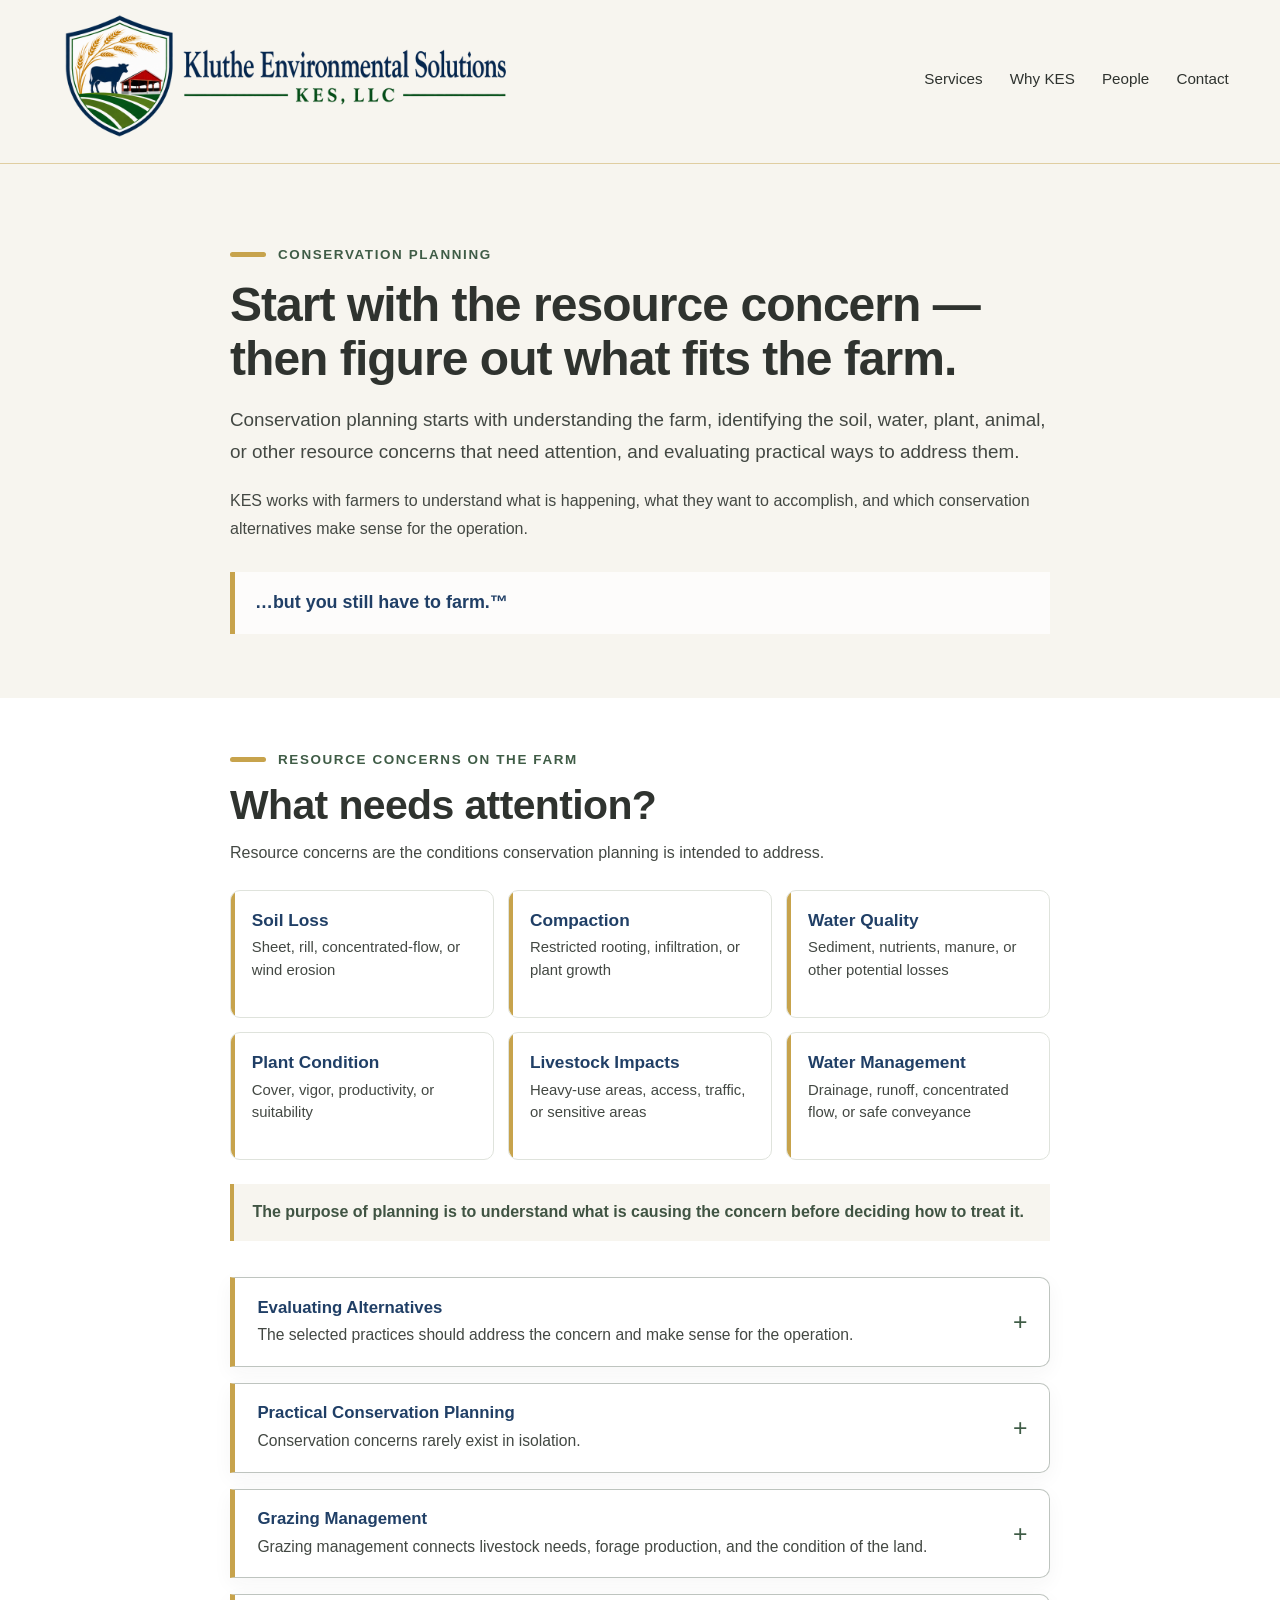
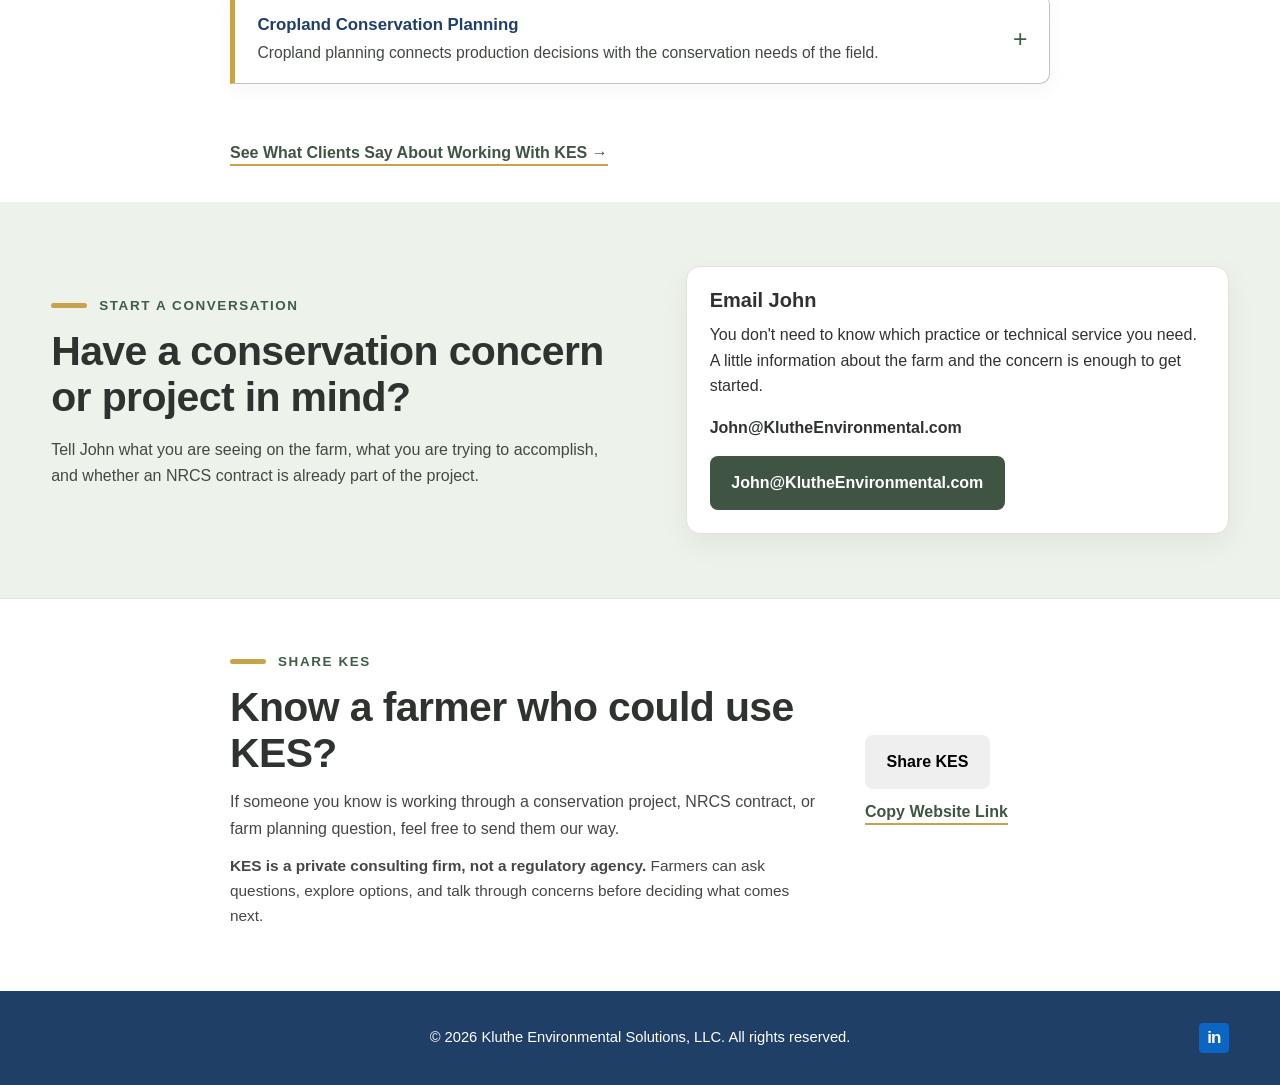
<file: conservation-planning.html>
<!DOCTYPE html>
<html lang="en">
<head>
  <meta charset="UTF-8">
  <meta name="viewport" content="width=device-width, initial-scale=1.0">
  <meta name="description" content="KES works with farmers to identify resource concerns, evaluate conservation alternatives, and develop practical conservation plans that fit the operation.">
  <title>Conservation Planning | Kluthe Environmental Solutions</title>
  <script type="application/ld+json">
  {
    "@context": "https://schema.org",
    "@type": "Service",
    "name": "Conservation Planning",
    "provider": {
      "@type": "Organization",
      "name": "Kluthe Environmental Solutions, LLC",
      "url": "https://klutheenvironmental.com/"
    },
    "url": "https://klutheenvironmental.com/conservation-planning.html"
  }
  </script>
  <link rel="icon" type="image/png" href="assets/images/KES%20Logo%20KES%20shield%20blank.png">
  <link rel="stylesheet" href="css/styles.css">
  <link rel="stylesheet" href="css/character.css">
  <link rel="stylesheet" href="css/refinements.css">
</head>
<body>

  <header class="site-header">
    <div class="container header-inner">
      <div class="site-brand">
        <a href="index.html" aria-label="Kluthe Environmental Solutions home">
          <img class="site-logo" src="assets/images/kes-logo-horizontal.png" alt="Kluthe Environmental Solutions, LLC">
        </a>
      </div>
      <nav class="main-nav" aria-label="Main navigation">
        <a href="index.html#services">Services</a>
        <a href="index.html#about">Why KES</a>
        <a href="index.html#people">People</a>
        <a href="index.html#contact">Contact</a>
      </nav>
    </div>
  </header>

  <main id="top" class="interior-page service-detail-page conservation-planning-page">

    <section class="service-detail-hero">
      <div class="narrow-container">
        <p class="eyebrow">Conservation Planning</p>
        <h1>Start with the resource concern — then figure out what fits the farm.</h1>
        <p class="service-detail-lead">Conservation planning starts with understanding the farm, identifying the soil, water, plant, animal, or other resource concerns that need attention, and evaluating practical ways to address them.</p>
        <p>KES works with farmers to understand what is happening, what they want to accomplish, and which conservation alternatives make sense for the operation.</p>

        <div class="service-brand-line">
          <strong>…but you still have to farm.™</strong>
        </div>
      </div>
    </section>

    <section class="service-detail-main">
      <div class="narrow-container">

        <div class="conservation-resource-section">
          <p class="eyebrow">Resource Concerns on the Farm</p>
          <h2>What needs attention?</h2>
          <p class="conservation-resource-intro">Resource concerns are the conditions conservation planning is intended to address.</p>

          <div class="resource-concern-grid">
            <article class="resource-concern-card">
              <h3>Soil Loss</h3>
              <p>Sheet, rill, concentrated-flow, or wind erosion</p>
            </article>

            <article class="resource-concern-card">
              <h3>Compaction</h3>
              <p>Restricted rooting, infiltration, or plant growth</p>
            </article>

            <article class="resource-concern-card">
              <h3>Water Quality</h3>
              <p>Sediment, nutrients, manure, or other potential losses</p>
            </article>

            <article class="resource-concern-card">
              <h3>Plant Condition</h3>
              <p>Cover, vigor, productivity, or suitability</p>
            </article>

            <article class="resource-concern-card">
              <h3>Livestock Impacts</h3>
              <p>Heavy-use areas, access, traffic, or sensitive areas</p>
            </article>

            <article class="resource-concern-card">
              <h3>Water Management</h3>
              <p>Drainage, runoff, concentrated flow, or safe conveyance</p>
            </article>
          </div>

          <p class="resource-concern-principle"><strong>The purpose of planning is to understand what is causing the concern before deciding how to treat it.</strong></p>
        </div>

        <div class="service-detail-accordions conservation-planning-accordions">
          <details class="planning-note service-detail-note">
            <summary>
              <span class="planning-note-heading">Evaluating Alternatives</span>
              <span class="planning-note-summary">The selected practices should address the concern and make sense for the operation.</span>
            </summary>
            <div class="planning-note-content">
              <div class="service-detail-copy">
                <p>KES works with the farmer to identify these and other resource concerns, understand what is contributing to them, and consider practical alternatives.  Together, we evaluate the advantages, limitations, and trade-offs of each.  The selected practices should address the concern and make sense for the operation.</p>
                <p><strong>You don't need to know which conservation practice you need before the planning starts.</strong>  Start with what is happening on the farm and what you are trying to accomplish.  The practice comes later.</p>
              </div>
            </div>
          </details>

          <details class="planning-note service-detail-note">
            <summary>
              <span class="planning-note-heading">Practical Conservation Planning</span>
              <span class="planning-note-summary">Conservation concerns rarely exist in isolation.</span>
            </summary>
            <div class="planning-note-content">
              <div class="service-detail-copy">
                <p>KES helps farmers identify and understand resource concerns, evaluate alternatives, and develop conservation plans that fit the operation.  Planning may involve several related parts of the farm when they contribute to the same concern, but the scope is driven by the conservation needs being addressed.</p>
              </div>
            </div>
          </details>

          <details class="planning-note service-detail-note">
            <summary>
              <span class="planning-note-heading">Grazing Management</span>
              <span class="planning-note-summary">Grazing management connects livestock needs, forage production, and the condition of the land.</span>
            </summary>
            <div class="planning-note-content">
              <div class="service-detail-copy">
                <p>Planning may consider forage availability, livestock needs, grazing and recovery periods, water, fencing, sensitive areas, and livestock movement to develop a grazing system that works for both the animals and the land.</p>
              </div>
            </div>
          </details>

          <details class="planning-note service-detail-note">
            <summary>
              <span class="planning-note-heading">Cropland Conservation Planning</span>
              <span class="planning-note-summary">Cropland planning connects production decisions with the conservation needs of the field.</span>
            </summary>
            <div class="planning-note-content">
              <div class="service-detail-copy">
                <p>Planning may consider erosion, soil condition, water movement, crop and residue management, tillage, field access, and other practices that protect the resource base while fitting the cropping system.</p>
              </div>
            </div>
          </details>
        </div>

      </div>
    </section>

    <section class="service-back-link">
      <div class="narrow-container">
        <a class="text-link" href="index.html#client-experience">See What Clients Say About Working With KES →</a>
      </div>
    </section>

    <section class="service-detail-contact">
      <div class="container contact-grid">
        <div class="contact-copy">
          <p class="eyebrow">Start a Conversation</p>
          <h2>Have a conservation concern or project in mind?</h2>
          <p>Tell John what you are seeing on the farm, what you are trying to accomplish, and whether an NRCS contract is already part of the project.</p>
        </div>

        <div class="contact-panel">
          <h3>Email John</h3>
          <p>You don't need to know which practice or technical service you need.  A little information about the farm and the concern is enough to get started.</p>
          <p><strong>John@KlutheEnvironmental.com</strong></p>
          <a class="button primary-button" href="mailto:john@klutheenvironmental.com">John@KlutheEnvironmental.com</a>
        </div>
      </div>
    </section>

  </main>

    <section class="referral-section" aria-labelledby="referral-heading">
      <div class="narrow-container referral-inner">
        <div>
          <p class="eyebrow">Share KES</p>
          <h2 id="referral-heading">Know a farmer who could use KES?</h2>
          <p>If someone you know is working through a conservation project, NRCS contract, or farm planning question, feel free to send them our way.</p>
          <p class="referral-private"><strong>KES is a private consulting firm, not a regulatory agency.</strong>  Farmers can ask questions, explore options, and talk through concerns before deciding what comes next.</p>
        </div>
        <div class="referral-actions" aria-label="Share Kluthe Environmental Solutions">
          <button class="button secondary-button referral-share-button" type="button" data-share-url="https://klutheenvironmental.com/">Share KES</button>
          <button class="text-link referral-copy-button" type="button" data-copy-url="https://klutheenvironmental.com/">Copy Website Link</button>
          <span class="referral-copy-status" role="status" aria-live="polite"></span>
        </div>
      </div>
    </section>

  <footer class="site-footer">
    <div class="container">
      <p>© 2026 Kluthe Environmental Solutions, LLC. All rights reserved. <a href="https://www.linkedin.com/in/johnkluthe" target="_blank" rel="noopener noreferrer" aria-label="John Kluthe on LinkedIn">LinkedIn ↗</a></p>
    </div>
  </footer>

  <script src="js/referral.js"></script>
</body>
</html>
</file>
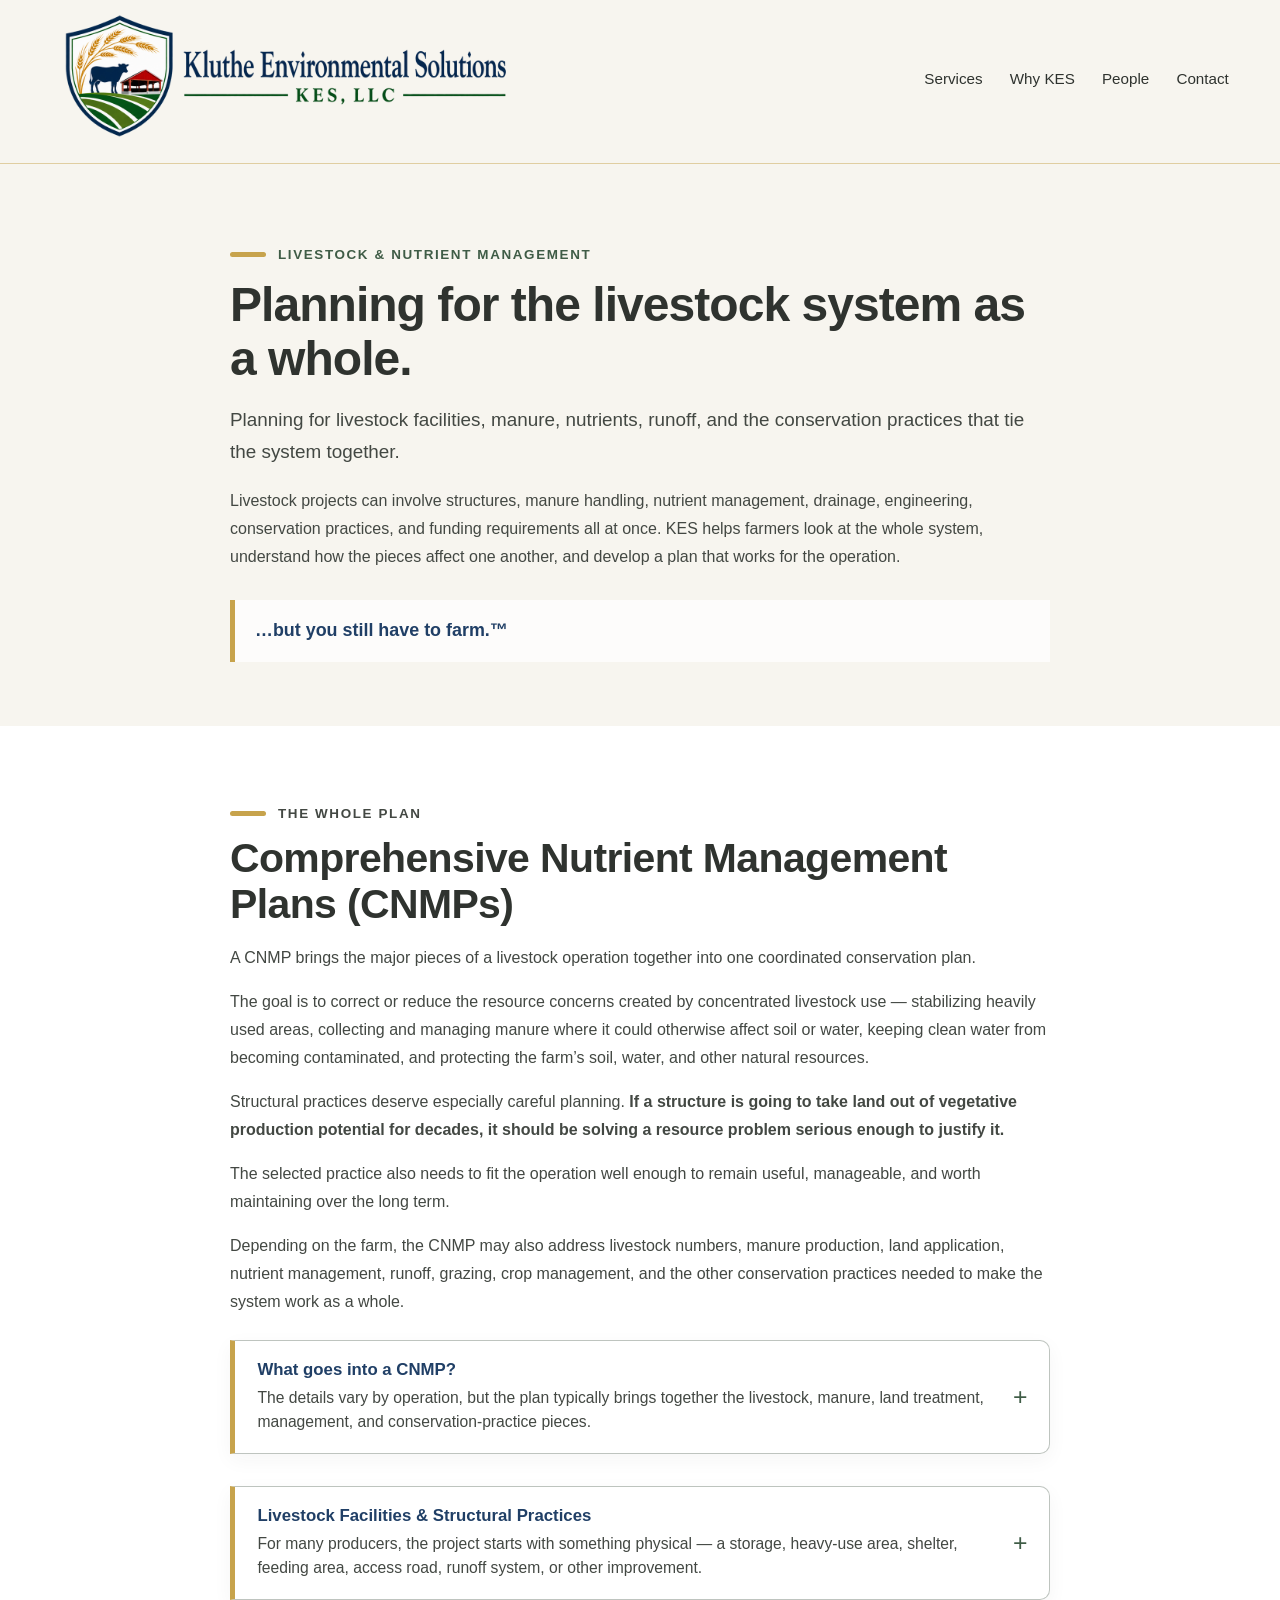
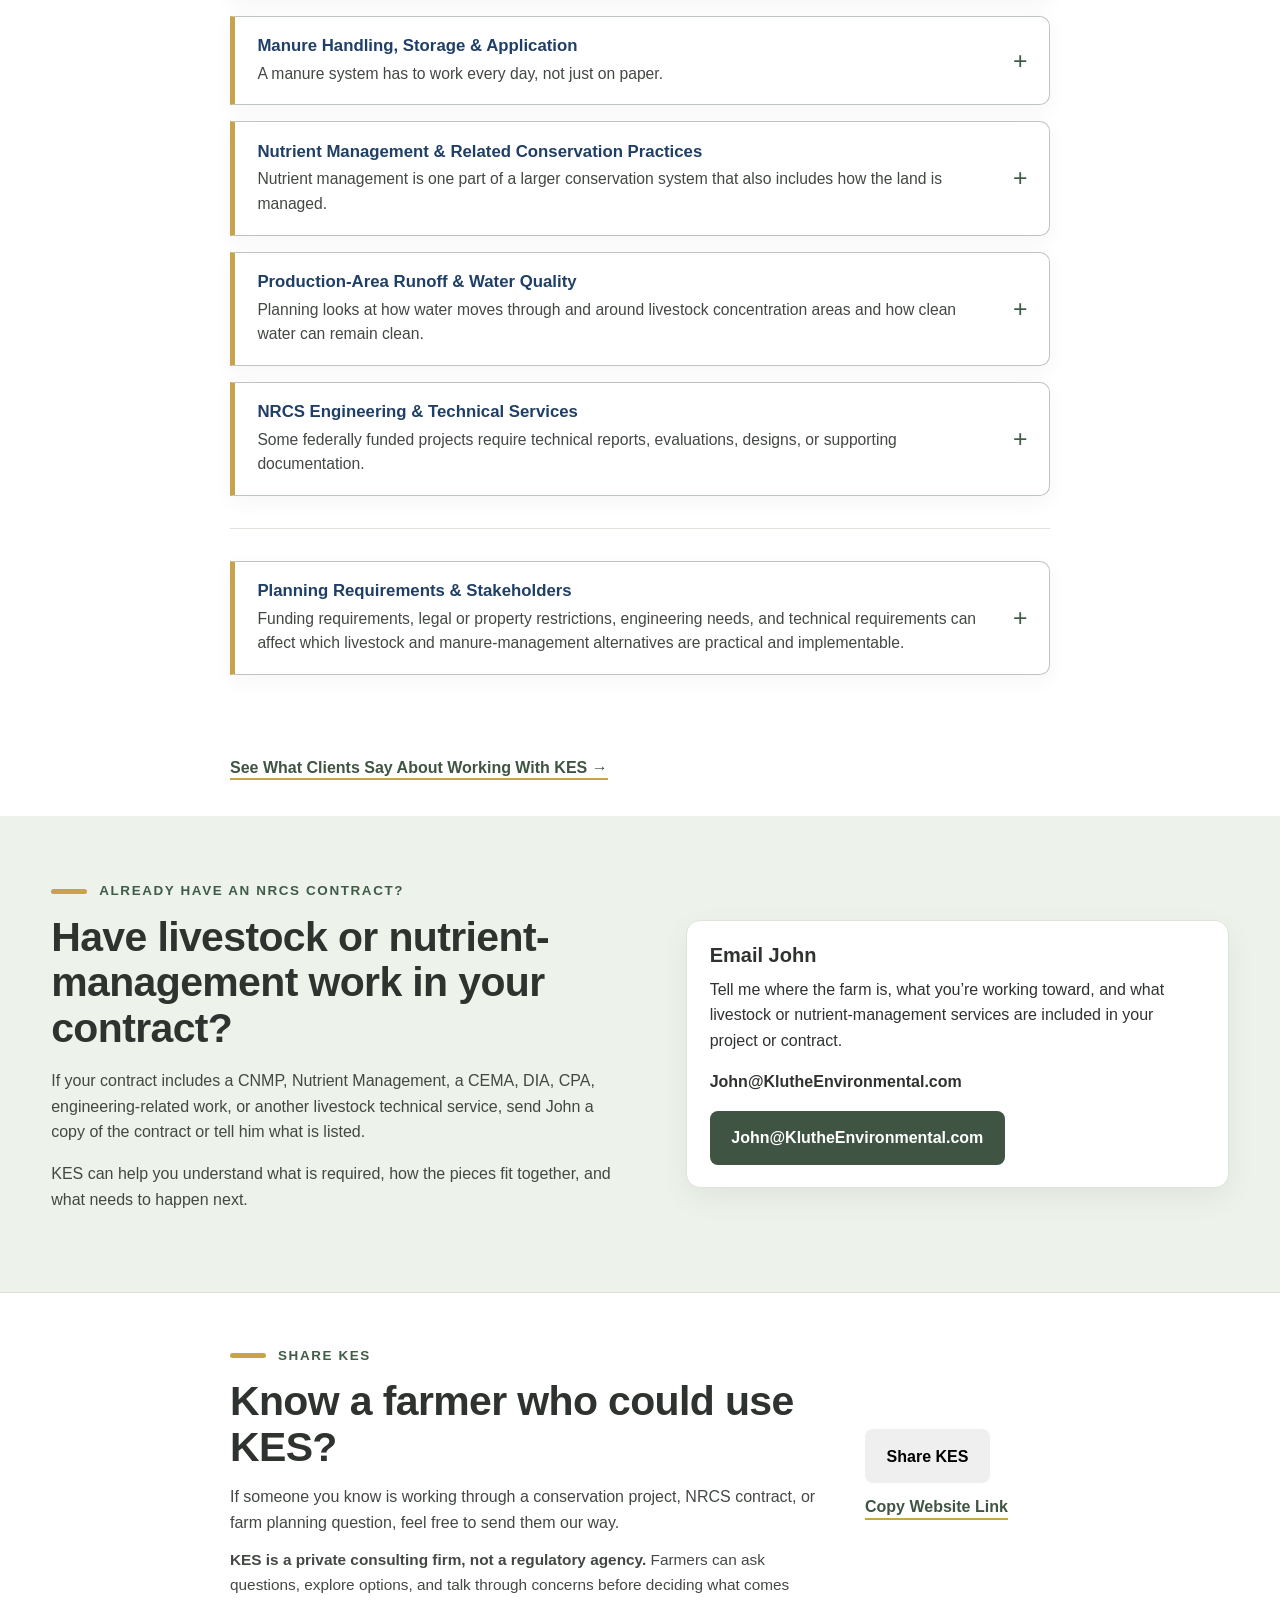
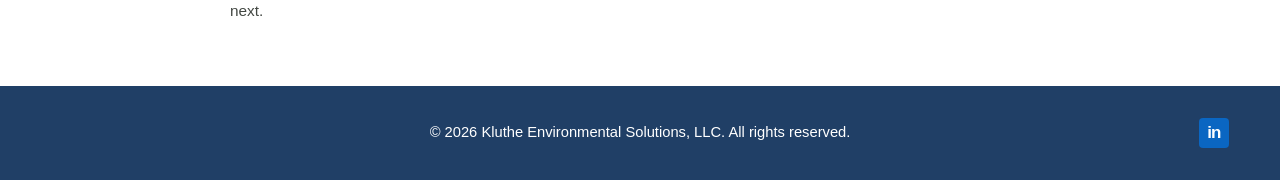
<file: livestock-nutrient-management.html>
<!DOCTYPE html>
<html lang="en">
<head>
  <meta charset="UTF-8">
  <meta name="viewport" content="width=device-width, initial-scale=1.0">
  <meta name="description" content="KES helps livestock producers plan CNMPs, livestock facilities, manure systems, nutrient management, runoff control, and related NRCS technical services.">
  <title>Livestock &amp; Nutrient Management | Kluthe Environmental Solutions</title>
  <script type="application/ld+json">
  {
    "@context": "https://schema.org",
    "@type": "Service",
    "name": "Livestock & Nutrient Management",
    "provider": {
      "@type": "Organization",
      "name": "Kluthe Environmental Solutions, LLC",
      "url": "https://klutheenvironmental.com/"
    },
    "url": "https://klutheenvironmental.com/livestock-nutrient-management.html"
  }
  </script>
  <link rel="icon" type="image/png" href="assets/images/KES%20Logo%20KES%20shield%20blank.png">
  <link rel="stylesheet" href="css/styles.css">
  <link rel="stylesheet" href="css/character.css">
  <link rel="stylesheet" href="css/refinements.css">
</head>
<body>

  <header class="site-header">
    <div class="container header-inner">
      <div class="site-brand">
        <a href="index.html" aria-label="Kluthe Environmental Solutions home">
          <img class="site-logo" src="assets/images/kes-logo-horizontal.png" alt="Kluthe Environmental Solutions, LLC">
        </a>
      </div>
      <nav class="main-nav" aria-label="Main navigation">
        <a href="index.html#services">Services</a>
        <a href="index.html#about">Why KES</a>
        <a href="index.html#people">People</a>
        <a href="index.html#contact">Contact</a>
      </nav>
    </div>
  </header>

  <main id="top" class="interior-page service-detail-page">

    <section class="service-detail-hero">
      <div class="narrow-container">
        <p class="eyebrow">Livestock &amp; Nutrient Management</p>
        <h1>Planning for the livestock system as a whole.</h1>
        <p class="service-detail-lead">Planning for livestock facilities, manure, nutrients, runoff, and the conservation practices that tie the system together.</p>
        <p>Livestock projects can involve structures, manure handling, nutrient management, drainage, engineering, conservation practices, and funding requirements all at once.  KES helps farmers look at the whole system, understand how the pieces affect one another, and develop a plan that works for the operation.</p>

        <div class="service-brand-line">
          <strong>…but you still have to farm.™</strong>
        </div>
      </div>
    </section>

    <section class="service-detail-main">
      <div class="narrow-container">

        <div class="service-overview-section">
          <p class="eyebrow">The Whole Plan</p>
          <h2>Comprehensive Nutrient Management Plans (CNMPs)</h2>

          <p>A CNMP brings the major pieces of a livestock operation together into one coordinated conservation plan.</p>

          <p>The goal is to correct or reduce the resource concerns created by concentrated livestock use — stabilizing heavily used areas, collecting and managing manure where it could otherwise affect soil or water, keeping clean water from becoming contaminated, and protecting the farm’s soil, water, and other natural resources.</p>

          <p>Structural practices deserve especially careful planning.  <strong>If a structure is going to take land out of vegetative production potential for decades, it should be solving a resource problem serious enough to justify it.</strong></p>

          <p>The selected practice also needs to fit the operation well enough to remain useful, manageable, and worth maintaining over the long term.</p>

          <p>Depending on the farm, the CNMP may also address livestock numbers, manure production, land application, nutrient management, runoff, grazing, crop management, and the other conservation practices needed to make the system work as a whole.</p>

          <details class="planning-note service-detail-note">
            <summary>
              <span class="planning-note-heading">What goes into a CNMP?</span>
              <span class="planning-note-summary">The details vary by operation, but the plan typically brings together the livestock, manure, land treatment, management, and conservation-practice pieces.</span>
            </summary>
            <div class="planning-note-content">
              <ul class="service-detail-list">
                <li>Animal numbers and production system</li>
                <li>Manure and bedding estimates</li>
                <li>Manure collection, handling, and storage</li>
                <li>Land application and nutrient management</li>
                <li>Pastures, cropland, and land treatment</li>
                <li>Production-area concerns</li>
                <li>Conservation practices and alternatives</li>
                <li>Implementation needs and technical requirements</li>
              </ul>
            </div>
          </details>
        </div>

        <div class="service-detail-accordions">
          <details class="planning-note service-detail-note">
            <summary>
              <span class="planning-note-heading">Livestock Facilities &amp; Structural Practices</span>
              <span class="planning-note-summary">For many producers, the project starts with something physical — a storage, heavy-use area, shelter, feeding area, access road, runoff system, or other improvement.</span>
            </summary>
            <div class="planning-note-content">
              <div class="service-detail-copy">
                <p>The structure itself is only part of the planning.  Location, drainage, soils, access, manure handling, animal movement, nearby water resources, setbacks, engineering, and future use of the facility can all affect whether an alternative makes sense.</p>
                <p>KES helps evaluate those considerations before the project moves too far toward design or construction.</p>
                <h3>Structural and facility planning may include</h3>
                <ul class="service-detail-list">
                  <li>Waste storage facilities</li>
                  <li>Heavy-use area protection</li>
                  <li>Bedded-pack or livestock housing</li>
                  <li>Feeding and concentration areas</li>
                  <li>Roof runoff management and clean-water diversion</li>
                  <li>Access roads</li>
                  <li>Fencing and watering systems</li>
                  <li>Facility siting and engineering coordination</li>
                </ul>
              </div>
            </div>
          </details>

          <details class="planning-note service-detail-note">
            <summary>
              <span class="planning-note-heading">Manure Handling, Storage &amp; Application</span>
              <span class="planning-note-summary">A manure system has to work every day, not just on paper.</span>
            </summary>
            <div class="planning-note-content">
              <div class="service-detail-copy">
                <p>Planning includes how manure is produced, collected, handled, stored, transported, and ultimately applied to the land.</p>
                <p>KES considers the practical details of the operation along with storage needs, bedding, seasonal constraints, field access, spreading equipment, and how the manure will be used as a nutrient source.</p>
                <h3>Manure-system planning may include</h3>
                <ul class="service-detail-list">
                  <li>Manure and bedding production</li>
                  <li>Collection methods</li>
                  <li>Storage volume and duration</li>
                  <li>Handling and transfer</li>
                  <li>Stockpiling or temporary storage</li>
                  <li>Field application</li>
                  <li>Timing and seasonal limitations</li>
                  <li>Spreader capacity and application logistics</li>
                  <li>Manure sampling and nutrient content</li>
                </ul>
              </div>
            </div>
          </details>

          <details class="planning-note service-detail-note">
            <summary>
              <span class="planning-note-heading">Nutrient Management &amp; Related Conservation Practices</span>
              <span class="planning-note-summary">Nutrient management is one part of a larger conservation system that also includes how the land is managed.</span>
            </summary>
            <div class="planning-note-content">
              <div class="service-detail-copy">
                <p>The goal is to use manure and fertilizer efficiently while meeting crop needs and reducing unnecessary nutrient losses.  Depending on the operation, other management practices may also be part of the plan.</p>
                <h3>Nutrient management</h3>
                <p>Other conservation practices that support nutrient management may include:</p>
                <ul class="service-detail-list">
                  <li>Grazing management</li>
                  <li>Cover crops</li>
                  <li>Crop rotations</li>
                  <li>Residue and tillage management</li>
                </ul>
              </div>
            </div>
          </details>

          <details class="planning-note service-detail-note">
            <summary>
              <span class="planning-note-heading">Production-Area Runoff &amp; Water Quality</span>
              <span class="planning-note-summary">Planning looks at how water moves through and around livestock concentration areas and how clean water can remain clean.</span>
            </summary>
            <div class="planning-note-content">
              <div class="service-detail-copy">
                <p>Livestock concentration areas can create water-quality concerns when runoff moves through manure, feed, mud, or other contaminated areas.</p>
                <p>Planning often involves separating clean water from contaminated water, controlling runoff, stabilizing heavy-use areas, and considering nearby streams, wetlands, drainageways, wells, and other sensitive areas.</p>
                <h3>Production-area planning may include</h3>
                <ul class="service-detail-list">
                  <li>Runoff from livestock concentration areas</li>
                  <li>Clean-water separation</li>
                  <li>Roof runoff management and conduit outlet protection</li>
                  <li>Diversions and swales</li>
                  <li>Mud and heavy-use area stabilization</li>
                  <li>Erosion and drainage patterns</li>
                  <li>Nearby surface water, setbacks, and other sensitive areas</li>
                  <li>Vegetative treatment and other runoff-control practices</li>
                </ul>
              </div>
            </div>
          </details>

          <details class="planning-note service-detail-note">
            <summary>
              <span class="planning-note-heading">NRCS Engineering &amp; Technical Services</span>
              <span class="planning-note-summary">Some federally funded projects require technical reports, evaluations, designs, or supporting documentation.</span>
            </summary>
            <div class="planning-note-content">
              <div class="service-detail-copy">
                <p>KES provides NRCS technical services within its certified scope as a Technical Service Provider (TSP), including CPAs, DIAs, CEMAs, site-suitability evaluations, mapping, soils documentation, and conservation-practice planning.</p>

                <p><strong>Engineering design and site plans are a separate scope of work.</strong>  When a project requires detailed site plans, grading, drainage, structural design, or other engineering services, KES coordinates that work with qualified engineering partners.</p>

                <p>The goal is to keep the technical work connected to the conservation plan and the project moving toward implementation.</p>
              </div>
            </div>
          </details>
        </div>

        <div class="service-detail-planning-note">
          <details class="planning-note">
            <summary>
              <span class="planning-note-heading">Planning Requirements &amp; Stakeholders</span>
              <span class="planning-note-summary">Funding requirements, legal or property restrictions, engineering needs, and technical requirements can affect which livestock and manure-management alternatives are practical and implementable.</span>
            </summary>
            <div class="planning-note-content">
              <div class="planning-note-landowner">
                <h3>The landowner remains at the center of the plan.</h3>
                <p>KES considers applicable requirements early so the plan reflects the landowner’s goals while accounting for the legal, property, and funding requirements that may affect implementation.</p>
              </div>

              <div class="planning-note-grid">
                <div>
                  <h3>Funding requirements</h3>
                  <p>Federal and state financial assistance or cost-share programs, grants, and other funding sources may include policy, technical requirements, or other conditions that need to be considered during planning.</p>
                </div>

                <div>
                  <h3>Legal and property requirements</h3>
                  <p>Applicable laws, regulations, permits, conservation easements, preserved-farm deed restrictions, and other property requirements may affect what can be done and where.</p>
                </div>
              </div>
            </div>
          </details>
        </div>

      </div>
    </section>

    <section class="service-back-link">
      <div class="narrow-container">
        <a class="text-link" href="index.html#client-experience">See What Clients Say About Working With KES →</a>
      </div>
    </section>

    <section class="service-detail-contact">
      <div class="container contact-grid">
        <div class="contact-copy">
          <p class="eyebrow">Already Have an NRCS Contract?</p>
          <h2>Have livestock or nutrient-management work in your contract?</h2>
          <p>If your contract includes a CNMP, Nutrient Management, a CEMA, DIA, CPA, engineering-related work, or another livestock technical service, send John a copy of the contract or tell him what is listed.</p>
          <p>KES can help you understand what is required, how the pieces fit together, and what needs to happen next.</p>
        </div>

        <div class="contact-panel">
          <h3>Email John</h3>
          <p>Tell me where the farm is, what you’re working toward, and what livestock or nutrient-management services are included in your project or contract.</p>
          <p><strong>John@KlutheEnvironmental.com</strong></p>
          <a class="button primary-button" href="mailto:john@klutheenvironmental.com">John@KlutheEnvironmental.com</a>
        </div>
      </div>
    </section>

  </main>

    <section class="referral-section" aria-labelledby="referral-heading">
      <div class="narrow-container referral-inner">
        <div>
          <p class="eyebrow">Share KES</p>
          <h2 id="referral-heading">Know a farmer who could use KES?</h2>
          <p>If someone you know is working through a conservation project, NRCS contract, or farm planning question, feel free to send them our way.</p>
          <p class="referral-private"><strong>KES is a private consulting firm, not a regulatory agency.</strong>  Farmers can ask questions, explore options, and talk through concerns before deciding what comes next.</p>
        </div>
        <div class="referral-actions" aria-label="Share Kluthe Environmental Solutions">
          <button class="button secondary-button referral-share-button" type="button" data-share-url="https://klutheenvironmental.com/">Share KES</button>
          <button class="text-link referral-copy-button" type="button" data-copy-url="https://klutheenvironmental.com/">Copy Website Link</button>
          <span class="referral-copy-status" role="status" aria-live="polite"></span>
        </div>
      </div>
    </section>

  <footer class="site-footer">
    <div class="container">
      <p>© 2026 Kluthe Environmental Solutions, LLC. All rights reserved. <a href="https://www.linkedin.com/in/johnkluthe" target="_blank" rel="noopener noreferrer" aria-label="John Kluthe on LinkedIn">LinkedIn ↗</a></p>
    </div>
  </footer>

  <script src="js/referral.js"></script>
</body>
</html>
</file>
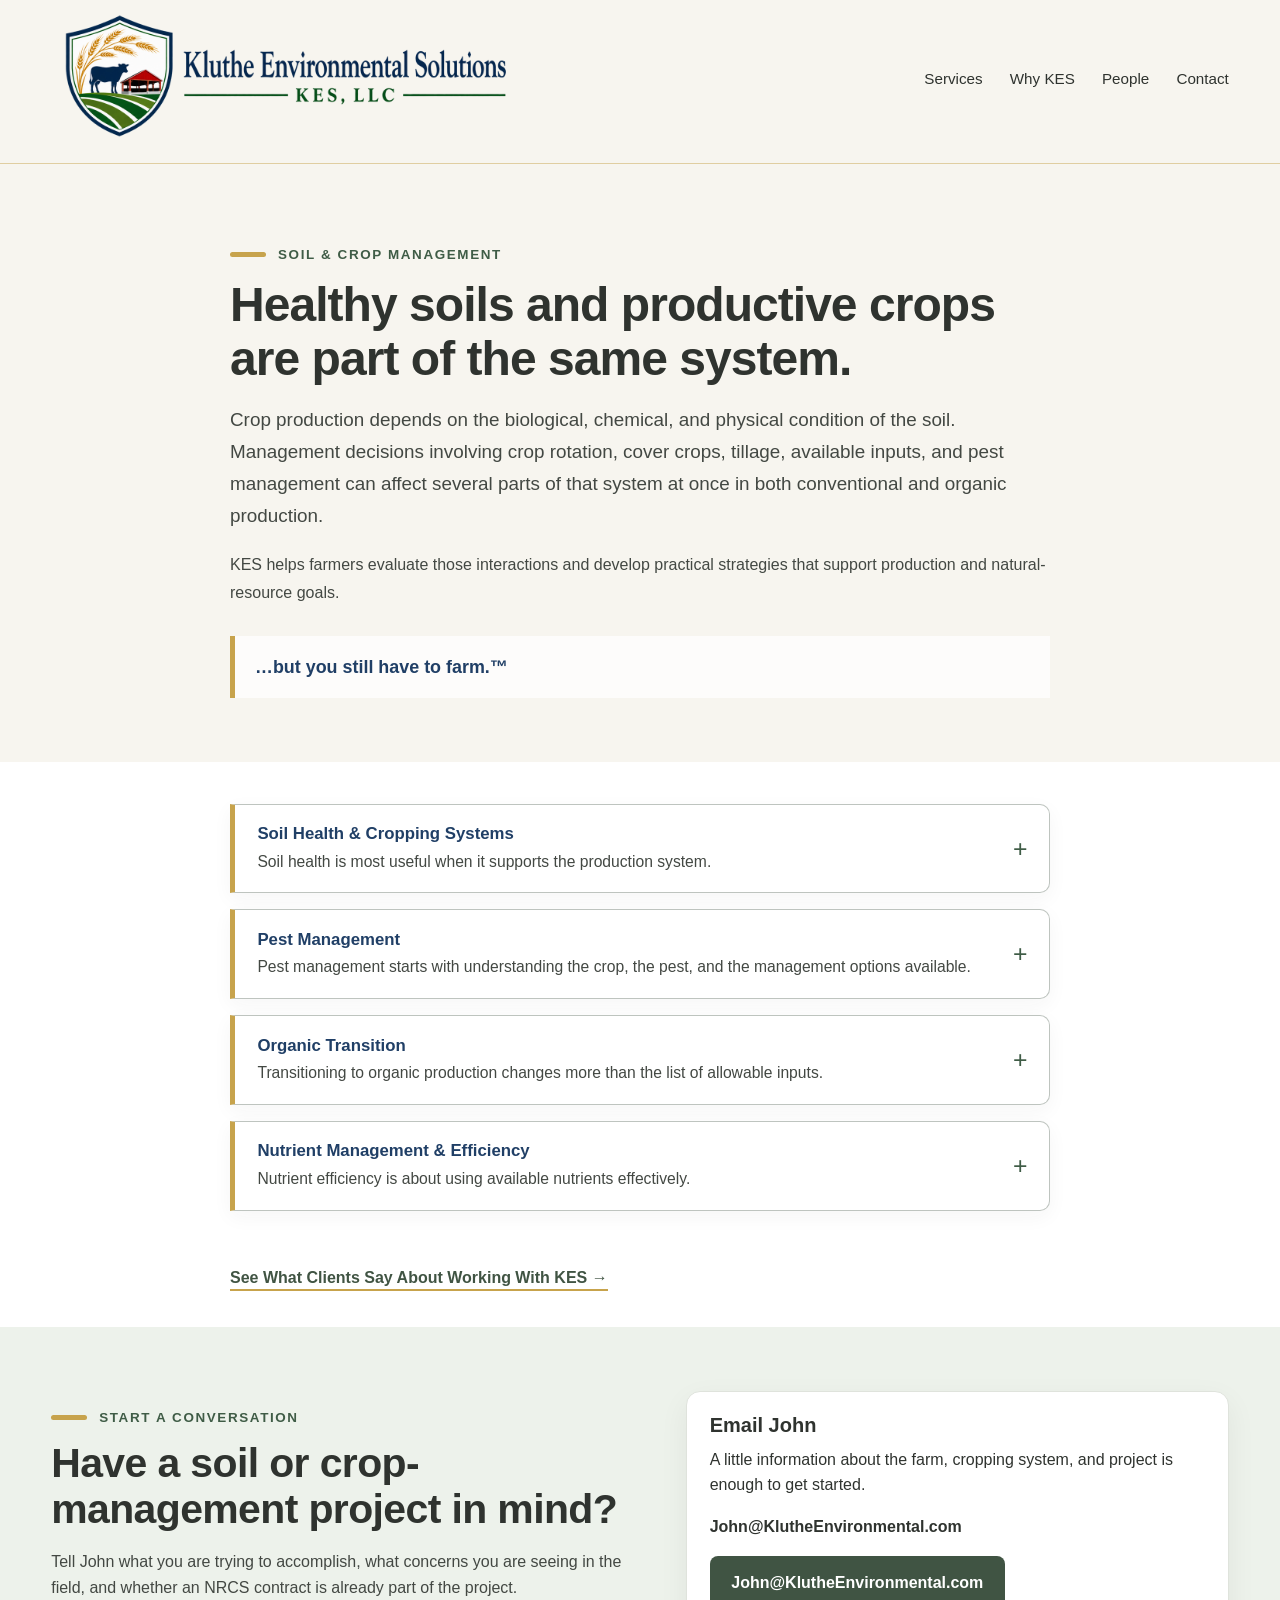
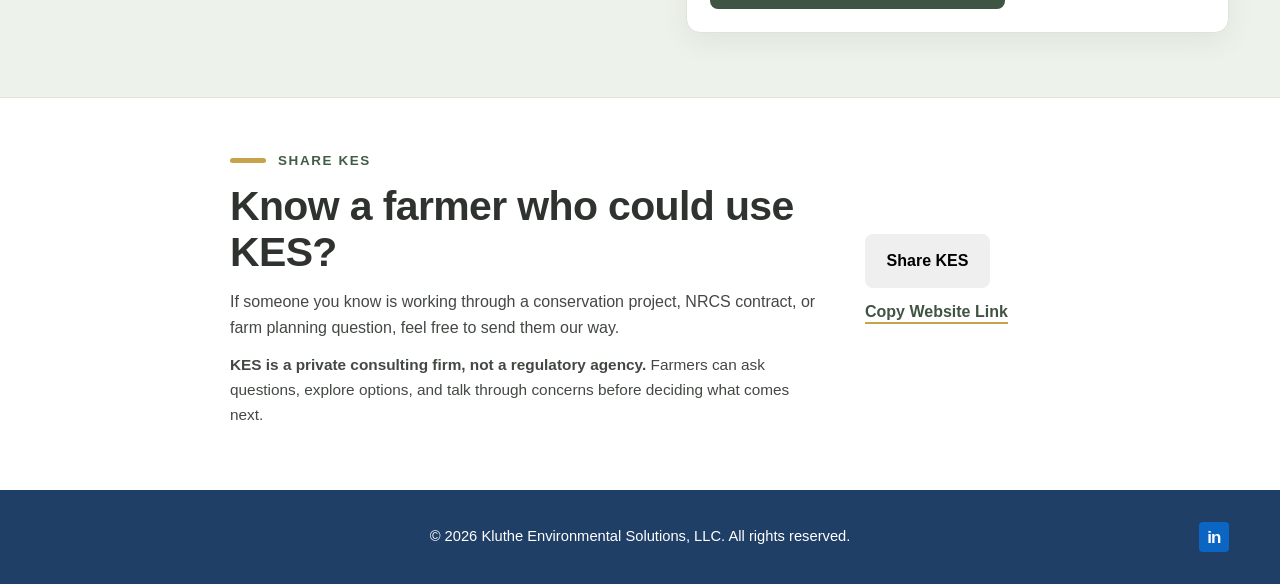
<file: soil-crop-management.html>
<!DOCTYPE html>
<html lang="en">
<head>
  <meta charset="UTF-8">
  <meta name="viewport" content="width=device-width, initial-scale=1.0">
  <meta name="description" content="KES helps farmers connect soil health, crop management, pest management, organic transition, and nutrient efficiency within practical production systems.">
  <title>Soil &amp; Crop Management | Kluthe Environmental Solutions</title>
  <script type="application/ld+json">
  {
    "@context": "https://schema.org",
    "@type": "Service",
    "name": "Soil & Crop Management",
    "provider": {
      "@type": "Organization",
      "name": "Kluthe Environmental Solutions, LLC",
      "url": "https://klutheenvironmental.com/"
    },
    "url": "https://klutheenvironmental.com/soil-crop-management.html"
  }
  </script>
  <link rel="icon" type="image/png" href="assets/images/KES%20Logo%20KES%20shield%20blank.png">
  <link rel="stylesheet" href="css/styles.css">
  <link rel="stylesheet" href="css/character.css">
  <link rel="stylesheet" href="css/refinements.css">
</head>
<body>

  <header class="site-header">
    <div class="container header-inner">
      <div class="site-brand">
        <a href="index.html" aria-label="Kluthe Environmental Solutions home">
          <img class="site-logo" src="assets/images/kes-logo-horizontal.png" alt="Kluthe Environmental Solutions, LLC">
        </a>
      </div>
      <nav class="main-nav" aria-label="Main navigation">
        <a href="index.html#services">Services</a>
        <a href="index.html#about">Why KES</a>
        <a href="index.html#people">People</a>
        <a href="index.html#contact">Contact</a>
      </nav>
    </div>
  </header>

  <main id="top" class="interior-page service-detail-page soil-crop-page">

    <section class="service-detail-hero">
      <div class="narrow-container">
        <p class="eyebrow">Soil &amp; Crop Management</p>
        <h1>Healthy soils and productive crops are part of the same system.</h1>
        <p class="service-detail-lead">Crop production depends on the biological, chemical, and physical condition of the soil.  Management decisions involving crop rotation, cover crops, tillage, available inputs, and pest management can affect several parts of that system at once in both conventional and organic production.</p>
        <p>KES helps farmers evaluate those interactions and develop practical strategies that support production and natural-resource goals.</p>

        <div class="service-brand-line">
          <strong>…but you still have to farm.™</strong>
        </div>
      </div>
    </section>

    <section class="service-detail-main">
      <div class="narrow-container">

        <div class="service-detail-accordions">

          <details class="planning-note service-detail-note">
            <summary>
              <span class="planning-note-heading">Soil Health &amp; Cropping Systems</span>
              <span class="planning-note-summary">Soil health is most useful when it supports the production system.</span>
            </summary>
            <div class="planning-note-content">
              <div class="service-detail-copy">
                <p>KES considers soil health through practical principles such as reducing disturbance, keeping the soil covered, maintaining living roots, increasing crop diversity, and integrating livestock where appropriate.  These practices can improve soil function while supporting the production system.</p>
              </div>
            </div>
          </details>

          <details class="planning-note service-detail-note">
            <summary>
              <span class="planning-note-heading">Pest Management</span>
              <span class="planning-note-summary">Pest management starts with understanding the crop, the pest, and the management options available.</span>
            </summary>
            <div class="planning-note-content">
              <div class="service-detail-copy">
                <p>Planning may include cultural, biological, mechanical, chemical, or other appropriate strategies for managing weeds, insects, and disease while considering crop performance and natural-resource concerns.</p>
              </div>
            </div>
          </details>

          <details class="planning-note service-detail-note">
            <summary>
              <span class="planning-note-heading">Organic Transition</span>
              <span class="planning-note-summary">Transitioning to organic production changes more than the list of allowable inputs.</span>
            </summary>
            <div class="planning-note-content">
              <div class="service-detail-copy">
                <p>KES helps farmers consider the fertility, pest-management, conservation, and production-system changes involved in transitioning to organic production, along with the technical requirements of the transition.</p>
              </div>
            </div>
          </details>

          <details class="planning-note service-detail-note">
            <summary>
              <span class="planning-note-heading">Nutrient Management &amp; Efficiency</span>
              <span class="planning-note-summary">Nutrient efficiency is about using available nutrients effectively.</span>
            </summary>
            <div class="planning-note-content">
              <div class="service-detail-copy">
                <p>KES considers nutrient supply, crop demand, timing, placement, soil conditions, and potential losses so nutrients are used as efficiently as practical within the production system.</p>
              </div>
            </div>
          </details>

        </div>

      </div>
    </section>

    <section class="service-back-link">
      <div class="narrow-container">
        <a class="text-link" href="index.html#client-experience">See What Clients Say About Working With KES →</a>
      </div>
    </section>

    <section class="service-detail-contact">
      <div class="container contact-grid">
        <div class="contact-copy">
          <p class="eyebrow">Start a Conversation</p>
          <h2>Have a soil or crop-management project in mind?</h2>
          <p>Tell John what you are trying to accomplish, what concerns you are seeing in the field, and whether an NRCS contract is already part of the project.</p>
        </div>

        <div class="contact-panel">
          <h3>Email John</h3>
          <p>A little information about the farm, cropping system, and project is enough to get started.</p>
          <p><strong>John@KlutheEnvironmental.com</strong></p>
          <a class="button primary-button" href="mailto:john@klutheenvironmental.com">John@KlutheEnvironmental.com</a>
        </div>
      </div>
    </section>

  </main>

    <section class="referral-section" aria-labelledby="referral-heading">
      <div class="narrow-container referral-inner">
        <div>
          <p class="eyebrow">Share KES</p>
          <h2 id="referral-heading">Know a farmer who could use KES?</h2>
          <p>If someone you know is working through a conservation project, NRCS contract, or farm planning question, feel free to send them our way.</p>
          <p class="referral-private"><strong>KES is a private consulting firm, not a regulatory agency.</strong>  Farmers can ask questions, explore options, and talk through concerns before deciding what comes next.</p>
        </div>
        <div class="referral-actions" aria-label="Share Kluthe Environmental Solutions">
          <button class="button secondary-button referral-share-button" type="button" data-share-url="https://klutheenvironmental.com/">Share KES</button>
          <button class="text-link referral-copy-button" type="button" data-copy-url="https://klutheenvironmental.com/">Copy Website Link</button>
          <span class="referral-copy-status" role="status" aria-live="polite"></span>
        </div>
      </div>
    </section>

  <footer class="site-footer">
    <div class="container">
      <p>© 2026 Kluthe Environmental Solutions, LLC. All rights reserved. <a href="https://www.linkedin.com/in/johnkluthe" target="_blank" rel="noopener noreferrer" aria-label="John Kluthe on LinkedIn">LinkedIn ↗</a></p>
    </div>
  </footer>

  <script src="js/referral.js"></script>
</body>
</html>
</file>
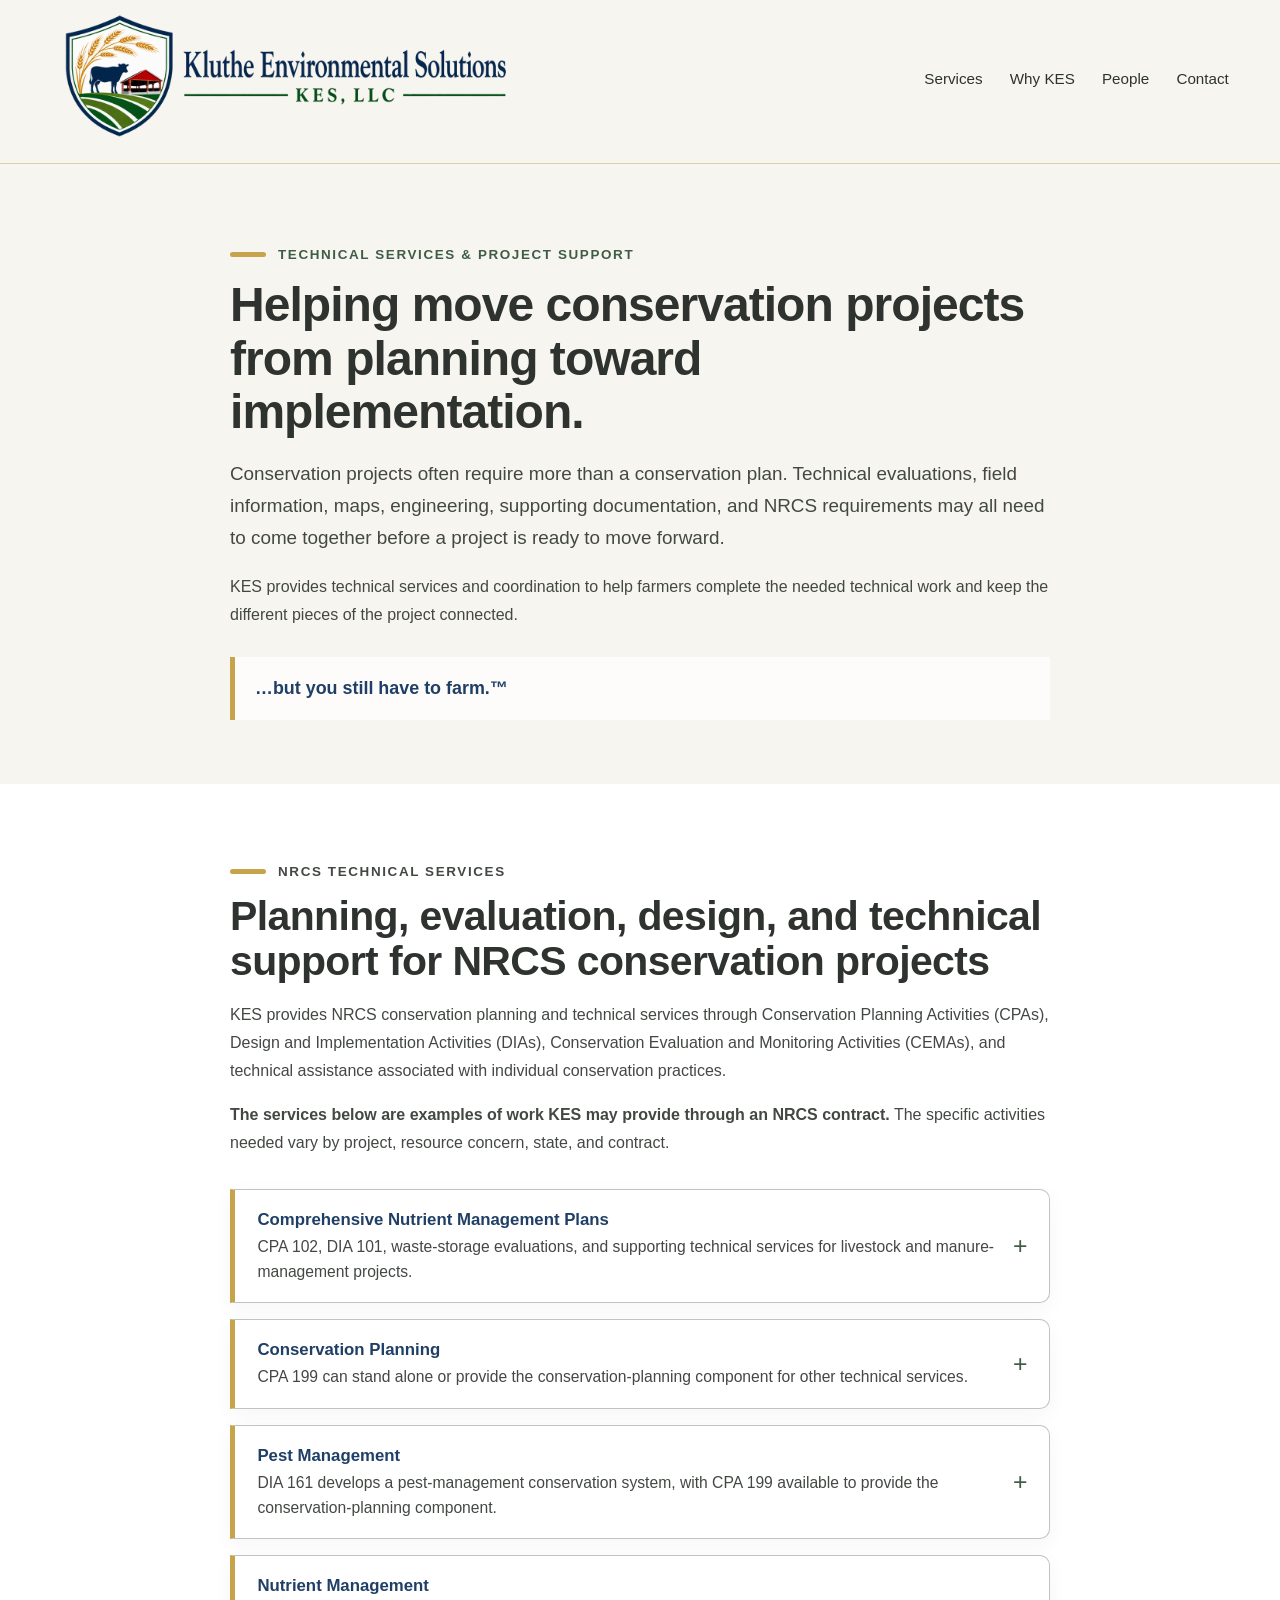
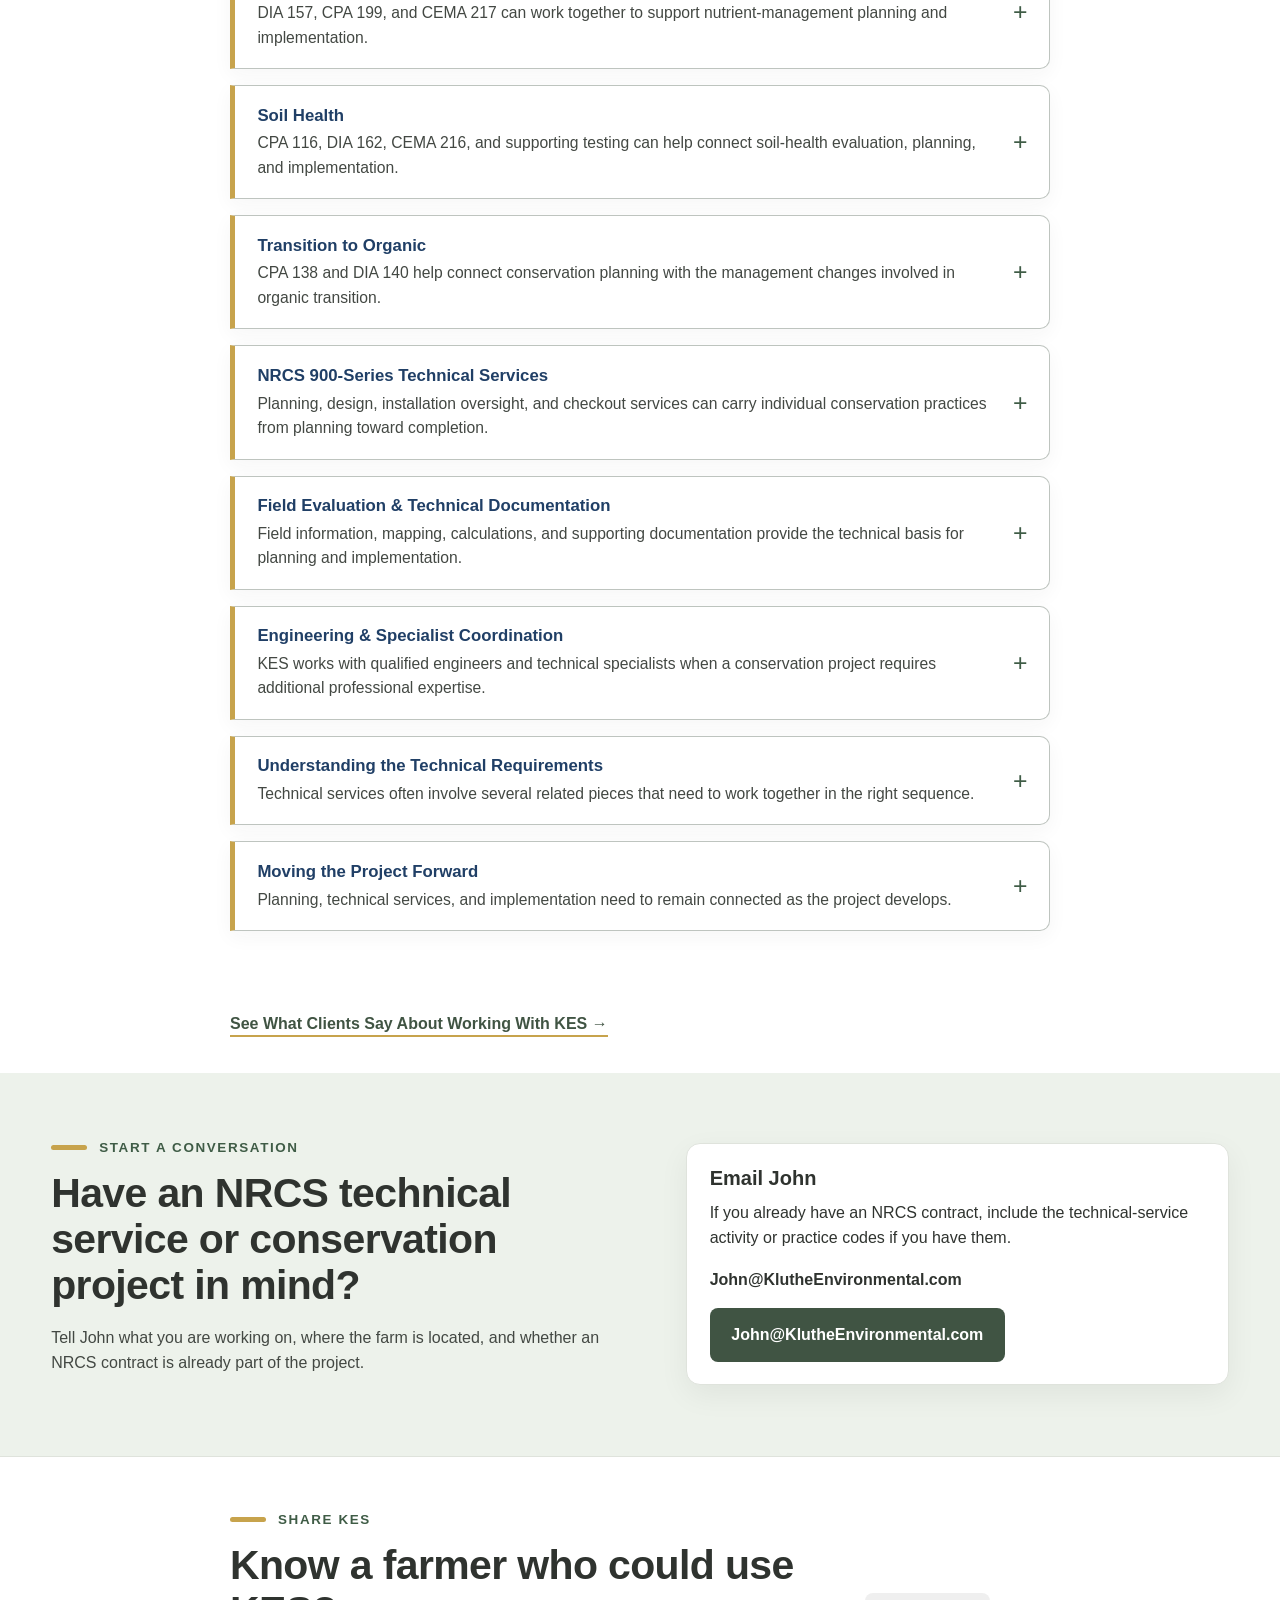
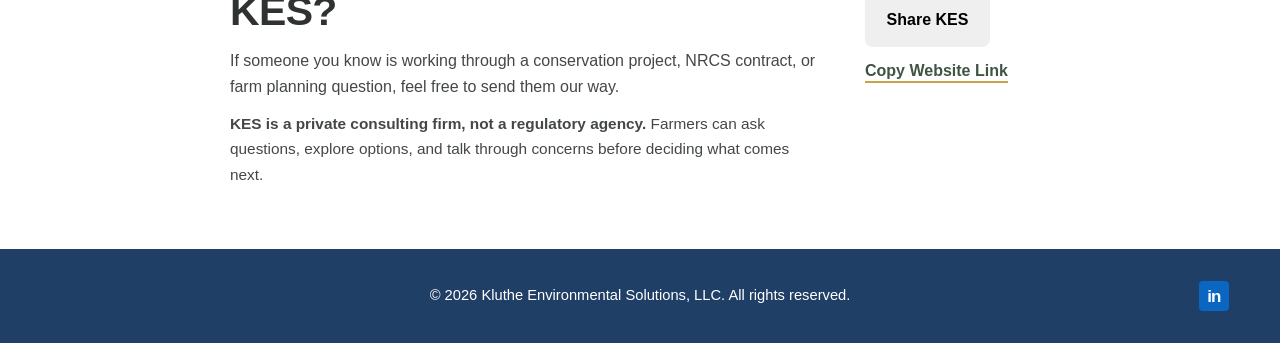
<file: technical-services-project-support.html>
<!DOCTYPE html>
<html lang="en">
<head>
  <meta charset="UTF-8">
  <meta name="viewport" content="width=device-width, initial-scale=1.0">
  <meta name="description" content="KES provides NRCS technical services including CPA 102, DIA 101, CEMA 226, CPA 199, DIA 161, DIA 157, soil health, organic transition, and 900-series planning, design, oversight, and checkout services.">
  <title>Technical Services &amp; Project Support | Kluthe Environmental Solutions</title>
  <script type="application/ld+json">
  {
    "@context": "https://schema.org",
    "@type": "Service",
    "name": "Technical Services & Project Support",
    "provider": {
      "@type": "Organization",
      "name": "Kluthe Environmental Solutions, LLC",
      "url": "https://klutheenvironmental.com/"
    },
    "url": "https://klutheenvironmental.com/technical-services-project-support.html"
  }
  </script>
  <link rel="icon" type="image/png" href="assets/images/KES%20Logo%20KES%20shield%20blank.png">
  <link rel="stylesheet" href="css/styles.css">
  <link rel="stylesheet" href="css/character.css">
  <link rel="stylesheet" href="css/refinements.css">
</head>
<body>

  <header class="site-header">
    <div class="container header-inner">
      <div class="site-brand">
        <a href="index.html" aria-label="Kluthe Environmental Solutions home">
          <img class="site-logo" src="assets/images/kes-logo-horizontal.png" alt="Kluthe Environmental Solutions, LLC">
        </a>
      </div>
      <nav class="main-nav" aria-label="Main navigation">
        <a href="index.html#services">Services</a>
        <a href="index.html#about">Why KES</a>
        <a href="index.html#people">People</a>
        <a href="index.html#contact">Contact</a>
      </nav>
    </div>
  </header>

  <main id="top" class="interior-page service-detail-page technical-services-page">

    <section class="service-detail-hero">
      <div class="narrow-container">
        <p class="eyebrow">Technical Services &amp; Project Support</p>
        <h1>Helping move conservation projects from planning toward implementation.</h1>
        <p class="service-detail-lead">Conservation projects often require more than a conservation plan.  Technical evaluations, field information, maps, engineering, supporting documentation, and NRCS requirements may all need to come together before a project is ready to move forward.</p>
        <p>KES provides technical services and coordination to help farmers complete the needed technical work and keep the different pieces of the project connected.</p>

        <div class="service-brand-line">
          <strong>…but you still have to farm.™</strong>
        </div>
      </div>
    </section>

    <section class="service-detail-main">
      <div class="narrow-container">

        <div class="service-overview-section">
          <p class="eyebrow">NRCS Technical Services</p>
          <h2>Planning, evaluation, design, and technical support for NRCS conservation projects</h2>

          <p>KES provides NRCS conservation planning and technical services through Conservation Planning Activities (CPAs), Design and Implementation Activities (DIAs), Conservation Evaluation and Monitoring Activities (CEMAs), and technical assistance associated with individual conservation practices.</p>

          <p><strong>The services below are examples of work KES may provide through an NRCS contract.</strong>  The specific activities needed vary by project, resource concern, state, and contract.</p>
        </div>

        <div class="service-detail-accordions">

          <details class="planning-note service-detail-note">
            <summary>
              <span class="planning-note-heading">Comprehensive Nutrient Management Plans</span>
              <span class="planning-note-summary">CPA 102, DIA 101, waste-storage evaluations, and supporting technical services for livestock and manure-management projects.</span>
            </summary>
            <div class="planning-note-content">
              <div class="service-detail-copy">
                <h3>CPA 102 — Comprehensive Nutrient Management Plan</h3>
                <p>A Comprehensive Nutrient Management Plan brings together the conservation planning needed to address manure, nutrients, livestock production areas, land application, and related resource concerns.</p>

                <p>Depending on the operation and identified resource concerns, CNMP planning may address:</p>
                <ul class="service-detail-list">
                  <li>Animal numbers and manure production</li>
                  <li>Manure and bedding handling</li>
                  <li>Waste storage</li>
                  <li>Heavy-use and livestock concentration areas</li>
                  <li>Nutrient management</li>
                  <li>Manure and fertilizer application</li>
                  <li>Production-area runoff</li>
                  <li>Roof runoff and clean-water management</li>
                  <li>Pastures and grazing</li>
                  <li>Cropland and erosion concerns related to the CNMP</li>
                  <li>Supporting conservation practices needed to make the planned system work</li>
                </ul>

                <p>The conservation practices included in a CNMP depend on the conditions and resource concerns of the individual operation.</p>

                <h3>DIA 101 — CNMP Design and Implementation Activity</h3>
                <p>DIA 101 carries CNMP planning further into the technical information needed for implementation.</p>

                <p>The activity helps connect the conservation plan with the conservation practices that will ultimately be installed or implemented.  Depending on the project, this may include practice quantities, implementation requirements, supporting technical information, and coordination with engineers or other specialists.</p>

                <p>CPA 102 and DIA 101 are commonly used together to provide the planning and implementation components of a CNMP.</p>

                <h3>CEMA 226 — Site Suitability and Feasibility for Waste Storage Facility</h3>
                <p>Before a new waste storage facility is designed, the proposed location needs to be evaluated.</p>

                <p>CEMA 226 examines whether a site is suitable and feasible for a proposed waste storage facility.  The evaluation may consider soils, subsurface conditions, water resources, site limitations, available area, setbacks, access, and other factors that could affect the location or feasibility of the facility.</p>

                <p>The purpose is to identify important site conditions before significant engineering and design work begins.</p>

                <h3>CEMA 227 — Evaluation of Existing Waste Storage Facility Components</h3>
                <p>Not every manure-storage project starts with a new structure.</p>

                <p>CEMA 227 evaluates existing waste storage facility components when an existing structure may continue to be used, incorporated into a conservation system, or otherwise needs to be considered as part of the project.</p>

                <p>The evaluation helps determine the condition and suitability of the existing components and provides technical information needed for subsequent planning or implementation decisions.</p>

                <p><strong>CEMA 217 — Soil and Source Testing for Nutrient Management</strong> may also be added when soil testing, manure testing, or other nutrient-source testing is needed to support development of the nutrient-management plan.</p>
              </div>
            </div>
          </details>

          <details class="planning-note service-detail-note">
            <summary>
              <span class="planning-note-heading">Conservation Planning</span>
              <span class="planning-note-summary">CPA 199 can stand alone or provide the conservation-planning component for other technical services.</span>
            </summary>
            <div class="planning-note-content">
              <div class="service-detail-copy">
                <h3>CPA 199 — Conservation Plan</h3>
                <p>CPA 199 provides conservation planning for identified resource concerns on the operation.</p>

                <p>It can be used as a <strong>stand-alone conservation planning activity</strong> or in combination with other technical services when conservation planning is needed to support them.</p>

                <p>CPA 199 can provide the planning foundation that connects a specific technical activity to the conservation problem being addressed.</p>

                <p>The scope of the conservation plan is driven by the identified resource concerns.  It does not necessarily mean that every resource concern on the entire farm will be planned.</p>
              </div>
            </div>
          </details>

          <details class="planning-note service-detail-note">
            <summary>
              <span class="planning-note-heading">Pest Management</span>
              <span class="planning-note-summary">DIA 161 develops a pest-management conservation system, with CPA 199 available to provide the conservation-planning component.</span>
            </summary>
            <div class="planning-note-content">
              <div class="service-detail-copy">
                <h3>DIA 161 — Pest Management Conservation System Design</h3>
                <p>Pest management involves more than selecting a pesticide or other treatment.  Planning considers the pest problem, the production system, available management strategies, and potential natural-resource impacts.</p>

                <p>DIA 161 develops the technical pest-management system needed to address identified concerns using appropriate cultural, biological, mechanical, chemical, or other management strategies.</p>

                <p><strong>CPA 199 may be added to provide the conservation-planning component</strong> associated with the pest-management project.</p>

                <p>This allows the resource concern and conservation alternatives to be addressed through conservation planning while DIA 161 develops the pest-management system itself.</p>
              </div>
            </div>
          </details>

          <details class="planning-note service-detail-note">
            <summary>
              <span class="planning-note-heading">Nutrient Management</span>
              <span class="planning-note-summary">DIA 157, CPA 199, and CEMA 217 can work together to support nutrient-management planning and implementation.</span>
            </summary>
            <div class="planning-note-content">
              <div class="service-detail-copy">
                <h3>DIA 157 — Nutrient Management Design</h3>
                <p>DIA 157 develops the technical nutrient-management system for the operation, including nutrient application rates, sources, timing, placement, and related management considerations.</p>

                <p><strong>CPA 199 may be added to provide the conservation-planning component</strong> associated with the nutrient-management project.</p>

                <p><strong>CEMA 217 — Soil and Source Testing for Nutrient Management</strong> may also be added when soil testing, manure testing, or other nutrient-source testing is needed to support development of the nutrient-management plan.</p>

                <p>This allows the conservation plan, nutrient-management design, and supporting testing to work together as needed for the individual project.</p>
              </div>
            </div>
          </details>

          <details class="planning-note service-detail-note">
            <summary>
              <span class="planning-note-heading">Soil Health</span>
              <span class="planning-note-summary">CPA 116, DIA 162, CEMA 216, and supporting testing can help connect soil-health evaluation, planning, and implementation.</span>
            </summary>
            <div class="planning-note-content">
              <div class="service-detail-copy">
                <h3>CPA 116 — Soil Health Management Plan</h3>
                <p>CPA 116 develops a conservation plan focused on soil-health concerns and management opportunities.</p>

                <p>Planning may consider the physical, chemical, and biological functions of the soil along with the cropping system, tillage, residue, crop diversity, living roots, soil cover, nutrient management, and other management considerations.</p>

                <h3>DIA 162 — Soil Health Management System Design</h3>
                <p>DIA 162 translates soil-health planning into a management system for implementation.</p>

                <p>The activity considers how selected conservation practices and management changes will work together within the cropping or production system.</p>

                <h3>CEMA 216 — Soil Health Testing</h3>
                <p>CEMA 216 provides soil-health testing and evaluation to better understand existing soil conditions.</p>

                <p>Testing can provide information about soil physical, chemical, and biological characteristics and help support management decisions, soil-health planning, and evaluation of changes over time.</p>

                <p>Depending on the project, CPA 116, DIA 162, and CEMA 216 may complement one another by providing planning, system design, and soil-health measurements.</p>

                <p><strong>CEMA 217 — Soil and Source Testing for Nutrient Management</strong> may also be added when soil testing, manure testing, or other nutrient-source testing is needed to support development of the nutrient-management plan.</p>
              </div>
            </div>
          </details>

          <details class="planning-note service-detail-note">
            <summary>
              <span class="planning-note-heading">Transition to Organic</span>
              <span class="planning-note-summary">CPA 138 and DIA 140 help connect conservation planning with the management changes involved in organic transition.</span>
            </summary>
            <div class="planning-note-content">
              <div class="service-detail-copy">
                <h3>CPA 138 — Conservation Plan Supporting Organic Transition</h3>
                <p>Transitioning to organic production involves changes to both the production system and the conservation system.</p>

                <p>CPA 138 develops a conservation plan supporting the transition to organic production.  Planning may address resource concerns associated with changes in crop rotations, fertility, nutrient sources, tillage, pest management, soil health, livestock integration, buffers, and other aspects of the transitioning operation.</p>

                <h3>DIA 140 — Transition to Organic Design</h3>
                <p>DIA 140 develops the technical design and management information needed to implement the organic-transition conservation system.</p>

                <p>The activity builds from the planning work and considers how the selected practices and management strategies will function within the transitioning organic operation.</p>

                <h3>Related Conservation Practices</h3>
                <p>Organic-transition projects may also involve conservation practices such as:</p>
                <ul class="service-detail-list">
                  <li>Organic Management</li>
                  <li>Conservation Crop Rotation</li>
                  <li>Cover Crop</li>
                  <li>Conservation Cover</li>
                  <li>Field Border</li>
                  <li>Nutrient Management</li>
                  <li>Pest Management Conservation System</li>
                  <li>Residue and Tillage Management</li>
                  <li>Other conservation practices needed to address the resource concerns of the operation</li>
                </ul>

                <p>The practices selected depend on the farm, production system, organic-transition strategy, and identified resource concerns.</p>

                <p><strong>CEMA 217 — Soil and Source Testing for Nutrient Management</strong> may also be added when soil testing, manure testing, or other nutrient-source testing is needed to support development of the nutrient-management plan.</p>
              </div>
            </div>
          </details>

          <details class="planning-note service-detail-note">
            <summary>
              <span class="planning-note-heading">NRCS 900-Series Technical Services</span>
              <span class="planning-note-summary">Planning, design, installation oversight, and checkout services can carry individual conservation practices from planning toward completion.</span>
            </summary>
            <div class="planning-note-content">
              <div class="service-detail-copy">
                <h3>Taking conservation practices from planning through completion</h3>
                <p>NRCS is expanding the use of 900-series technical-assistance codes to provide technical work associated with individual conservation practices.</p>

                <p>This creates a more direct connection between conservation planning and the technical work necessary to put a practice on the ground.</p>

                <h3>910 — Technical Assistance: Planning</h3>
                <p>Planning establishes the conservation need, evaluates alternatives, and identifies the conservation practice or system appropriate for addressing the resource concern.</p>

                <p>The relationship between 910 and other planning activities, including CPAs and future NRCS program delivery, may continue to evolve as NRCS expands use of the 900-series framework.</p>

                <h3>911 — Technical Assistance: Design</h3>
                <p>Design develops the technical information necessary to install or implement a planned conservation practice.</p>

                <p>Depending on the conservation practice and KES's certified technical scope, this work may include:</p>
                <ul class="service-detail-list">
                  <li>Practice layout</li>
                  <li>Dimensions and quantities</li>
                  <li>Technical calculations</li>
                  <li>Specifications</li>
                  <li>Implementation requirements</li>
                  <li>Maps and drawings</li>
                  <li><strong>Engineered drawings and plans when the project and practice require them</strong></li>
                  <li>Supporting documentation needed for installation</li>
                </ul>

                <p>KES works with licensed professional engineers when engineering authority is required.  For appropriate projects, KES can coordinate and provide engineered drawings as part of the technical-service package rather than leaving the landowner to independently assemble the planning and engineering pieces.</p>

                <p>The level of engineering and design depends on the conservation practice, site conditions, and applicable NRCS requirements.</p>

                <h3>912 — Technical Assistance: Installation Oversight</h3>
                <p>Installation oversight provides technical quality assurance while a conservation practice is being installed or implemented.</p>

                <p>The purpose is to help ensure that the practice is installed according to the approved design, applicable conservation practice standard, specifications, and implementation requirements.</p>

                <h3>913 — Technical Assistance: Check-Out</h3>
                <p>Practice checkout documents the completed conservation practice.</p>

                <p>The completed practice is evaluated against the applicable design and technical requirements, and supporting documentation may include measurements, maps, photographs, as-built information, and other records needed to certify completion.</p>

                <p>Together, the 900-series services create a technical pathway from a planned conservation practice through design, installation, and final checkout.</p>

                <p>KES is expanding its capabilities in these services as NRCS continues implementation of the 900-series TSP framework.</p>
              </div>
            </div>
          </details>

          <details class="planning-note service-detail-note">
            <summary>
              <span class="planning-note-heading">Field Evaluation &amp; Technical Documentation</span>
              <span class="planning-note-summary">Field information, mapping, calculations, and supporting documentation provide the technical basis for planning and implementation.</span>
            </summary>
            <div class="planning-note-content">
              <div class="service-detail-copy">
                <h3>Good technical work starts with good information from the farm.</h3>
                <p>Depending on the service, KES may collect or develop the field information needed to evaluate the site and support conservation planning and implementation.</p>

                <p>Technical work may include:</p>
                <ul class="service-detail-list">
                  <li>Field investigations and measurements</li>
                  <li>Site-suitability evaluations</li>
                  <li>Soil and landscape information</li>
                  <li>Conservation-practice quantities</li>
                  <li>Farm, field, and project mapping</li>
                  <li>GIS-based documentation</li>
                  <li>Technical calculations and evaluations</li>
                  <li>Photographs and supporting documentation</li>
                  <li>Information needed for engineering or other specialized technical work</li>
                </ul>

                <p>The specific work depends on the conservation concern, the practice being considered, and the requirements of the technical service.</p>
              </div>
            </div>
          </details>

          <details class="planning-note service-detail-note">
            <summary>
              <span class="planning-note-heading">Engineering &amp; Specialist Coordination</span>
              <span class="planning-note-summary">KES works with qualified engineers and technical specialists when a conservation project requires additional professional expertise.</span>
            </summary>
            <div class="planning-note-content">
              <div class="service-detail-copy">
                <h3>Some conservation projects require expertise beyond the conservation-planning scope.</h3>
                <p>When engineering design, surveying, structural calculations, detailed site plans, or other specialized services are required, KES works with qualified engineers and technical specialists to help connect that work with the conservation plan.</p>

                <p>KES can provide planning information, site information, conservation-practice requirements, and other supporting material needed by the specialist and help ensure that the resulting technical work remains consistent with the conservation project.</p>

                <p>Engineering design and other professional services outside KES's certified scope are completed by the appropriately qualified professional.</p>
              </div>
            </div>
          </details>

          <details class="planning-note service-detail-note">
            <summary>
              <span class="planning-note-heading">Understanding the Technical Requirements</span>
              <span class="planning-note-summary">Technical services often involve several related pieces that need to work together in the right sequence.</span>
            </summary>
            <div class="planning-note-content">
              <div class="service-detail-copy">
                <h3>Technical services often involve several related pieces.</h3>
                <p>KES helps farmers understand what a contracted technical service is intended to accomplish, what information will be needed, how it relates to the conservation project, and what additional technical work may be required before implementation.</p>

                <p>This can be especially important when a project involves several related services or when planning, engineering, and implementation need to occur in a particular sequence.</p>
              </div>
            </div>
          </details>

          <details class="planning-note service-detail-note">
            <summary>
              <span class="planning-note-heading">Moving the Project Forward</span>
              <span class="planning-note-summary">Planning, technical services, and implementation need to remain connected as the project develops.</span>
            </summary>
            <div class="planning-note-content">
              <div class="service-detail-copy">
                <h3>Planning, technical services, and implementation need to remain connected.</h3>
                <p>As a project develops, new information can affect practice location, size, feasibility, cost, or the conservation alternative itself.  KES helps identify those issues early and works with the farmer, NRCS, engineers, and other specialists to keep the technical pieces aligned as the project moves toward implementation.</p>

                <p>KES's role is technical rather than construction management or general program administration.  The goal is to help the farmer understand the project, make informed decisions, and have the technical information needed for the next step.</p>
              </div>
            </div>
          </details>

        </div>
      </div>
    </section>

    <section class="service-back-link">
      <div class="narrow-container">
        <a class="text-link" href="index.html#client-experience">See What Clients Say About Working With KES →</a>
      </div>
    </section>

    <section class="service-detail-contact">
      <div class="container contact-grid">
        <div class="contact-copy">
          <p class="eyebrow">Start a Conversation</p>
          <h2>Have an NRCS technical service or conservation project in mind?</h2>
          <p>Tell John what you are working on, where the farm is located, and whether an NRCS contract is already part of the project.</p>
        </div>

        <div class="contact-panel">
          <h3>Email John</h3>
          <p>If you already have an NRCS contract, include the technical-service activity or practice codes if you have them.</p>
          <p><strong>John@KlutheEnvironmental.com</strong></p>
          <a class="button primary-button" href="mailto:john@klutheenvironmental.com">John@KlutheEnvironmental.com</a>
        </div>
      </div>
    </section>

  </main>

  <section class="referral-section" aria-labelledby="referral-heading">
    <div class="narrow-container referral-inner">
      <div>
        <p class="eyebrow">Share KES</p>
        <h2 id="referral-heading">Know a farmer who could use KES?</h2>
        <p>If someone you know is working through a conservation project, NRCS contract, or farm planning question, feel free to send them our way.</p>
        <p class="referral-private"><strong>KES is a private consulting firm, not a regulatory agency.</strong>  Farmers can ask questions, explore options, and talk through concerns before deciding what comes next.</p>
      </div>
      <div class="referral-actions" aria-label="Share Kluthe Environmental Solutions">
        <button class="button secondary-button referral-share-button" type="button" data-share-url="https://klutheenvironmental.com/">Share KES</button>
        <button class="text-link referral-copy-button" type="button" data-copy-url="https://klutheenvironmental.com/">Copy Website Link</button>
        <span class="referral-copy-status" role="status" aria-live="polite"></span>
      </div>
    </div>
  </section>

  <footer class="site-footer">
    <div class="container">
      <p>© 2026 Kluthe Environmental Solutions, LLC. All rights reserved. <a href="https://www.linkedin.com/in/johnkluthe" target="_blank" rel="noopener noreferrer" aria-label="John Kluthe on LinkedIn">LinkedIn ↗</a></p>
    </div>
  </footer>

  <script src="js/referral.js"></script>
</body>
</html>
</file>
<file: css/styles.css>
/* ========================================
   KES WEBSITE — BASE DESIGN SYSTEM
   ======================================== */

:root {
  --color-background: #f7f5ef;
  --color-surface: #ffffff;
  --color-text: #2f332f;
  --color-muted: #687168;
  --color-green: #5d735f;
  --color-green-dark: #405443;
  --color-green-soft: #edf2eb;
  --color-border: #dfe3dc;
  --color-soft: #eef1ec;
  --max-width: 1220px;
  --radius: 14px;
  --shadow: 0 10px 30px rgba(0, 0, 0, 0.06);
}

* {
  box-sizing: border-box;
}

html {
  scroll-behavior: smooth;
}

body {
  margin: 0;
  font-family: -apple-system, BlinkMacSystemFont, "Segoe UI", Arial, Helvetica, sans-serif;
  background: var(--color-background);
  color: var(--color-text);
  line-height: 1.6;
}

img {
  display: block;
  max-width: 100%;
}

a {
  color: inherit;
  text-decoration: none;
}

.container {
  width: min(92%, var(--max-width));
  margin: 0 auto;
}

.narrow-container {
  width: min(92%, 820px);
  margin: 0 auto;
}

h1,
h2,
h3 {
  margin-top: 0;
  line-height: 1.12;
  color: var(--color-text);
}

h1 {
  font-size: clamp(2.4rem, 3.75vw, 3.7rem);
  max-width: 14ch;
  margin-bottom: 1.15rem;
  letter-spacing: -0.02em;
}

h2 {
  font-size: clamp(2rem, 3.2vw, 3rem);
  margin-bottom: 1rem;
  letter-spacing: -0.015em;
}

h3 {
  font-size: 1.25rem;
  margin-bottom: 0.65rem;
}

p {
  margin-top: 0;
}

.eyebrow {
  margin-bottom: 0.8rem;
  font-size: 0.84rem;
  font-weight: 700;
  letter-spacing: 0.12em;
  text-transform: uppercase;
  color: var(--color-green);
}

.section-intro {
  max-width: 700px;
  margin-bottom: 2.75rem;
  font-size: 1.1rem;
  color: var(--color-muted);
}

/* ========================================
   HEADER
   ======================================== */

.site-header {
  position: sticky;
  top: 0;
  z-index: 100;
  background: rgba(247, 245, 239, 0.96);
  border-bottom: 1px solid var(--color-border);
  backdrop-filter: blur(8px);
}

.header-inner {
  min-height: 72px;
  display: flex;
  align-items: center;
  justify-content: space-between;
  gap: 2rem;
}

.site-brand a {
  display: inline-flex;
  align-items: center;
}

.site-logo {
  width: min(320px, 38vw);
  max-height: 58px;
  object-fit: contain;
  object-position: left center;
}

.main-nav {
  display: flex;
  align-items: center;
  gap: 1.7rem;
  font-size: 0.95rem;
}

.main-nav a {
  transition: color 0.2s ease;
}

.main-nav a:hover {
  color: var(--color-green-dark);
}

/* ========================================
   HERO
   ======================================== */

.hero {
  padding: 4.2rem 0 4rem;
}

.hero-grid {
  display: grid;
grid-template-columns:
  minmax(0, 1fr)
  minmax(430px, 1fr);
   gap: clamp(2.5rem, 5vw, 4.5rem);
  align-items: center;
}

.hero-content {
  min-width: 0;
}

.hero-text {
  max-width: 700px;
  margin-bottom: 1.6rem;
  font-size: 1.1rem;
  line-height: 1.65;
  color: var(--color-muted);
}

.hero-actions {
  display: flex;
  align-items: center;
  gap: 1.25rem;
  flex-wrap: wrap;
  margin-bottom: 1.45rem;
}

.button {
  display: inline-block;
  padding: 0.88rem 1.35rem;
  border: 0;
  border-radius: 8px;
  font: inherit;
  font-weight: 700;
  cursor: pointer;
  transition: transform 0.2s ease, background 0.2s ease;
}

.primary-button {
  background: var(--color-green-dark);
  color: white;
}

.primary-button:hover {
  background: #314336;
  transform: translateY(-1px);
}

.text-link {
  color: var(--color-green-dark);
  font-weight: 700;
}

.credibility-line {
  margin-bottom: 0;
  font-size: 0.93rem;
  color: var(--color-muted);
}

.photo-frame {
  margin: 0;
}

.hero-image {
  width: 100%;
}

.hero-image img {
  width: 100%;
  aspect-ratio: 4 / 3;
  object-fit: cover;
  object-position: center;
  border-radius: var(--radius);
  box-shadow: var(--shadow);
}

.photo-credit {
  margin-top: 0.28rem;
  padding-right: 0.15rem;
  text-align: right;
  font-size: 0.68rem;
  line-height: 1.2;
  color: #8a928a;
}

/* ========================================
   GENERAL SECTIONS
   ======================================== */

section {
  padding: 5rem 0;
}

.recognition,
.services,
.why-kes,
.people {
  background: var(--color-surface);
}

.reassurance,
.how-we-work,
.testimonials {
  background: var(--color-soft);
}

/* ========================================
   RECOGNITION
   ======================================== */

.recognition h2 {
  max-width: 850px;
}

.challenge-grid {
  display: grid;
  grid-template-columns: repeat(3, 1fr);
  gap: 1.35rem;
}

.challenge-card {
  position: relative;
  min-height: 195px;
  padding: 1.75rem 1.65rem 1.65rem;
  overflow: hidden;
  border: 1px solid var(--color-border);
  border-radius: var(--radius);
  background: white;
  transition: transform 0.2s ease, box-shadow 0.2s ease, border-color 0.2s ease;
}

.challenge-card::before {
  content: "";
  position: absolute;
  top: 0;
  left: 0;
  width: 100%;
  height: 4px;
  background: var(--color-green);
}

.challenge-card:hover {
  transform: translateY(-3px);
  border-color: #cbd5c9;
  box-shadow: 0 12px 28px rgba(47, 51, 47, 0.08);
}

.challenge-card h3 {
  max-width: 28ch;
}

.challenge-card p {
  margin-bottom: 0;
  color: var(--color-muted);
}

/* ========================================
   NRCS CALLOUT
   ======================================== */

.nrcs-callout {
  margin-top: 1.75rem;
  display: grid;
  grid-template-columns: minmax(0, 1fr) minmax(320px, 420px);
  gap: 2.25rem;
  align-items: center;
  padding: 1.75rem 2rem;
  border: 1px solid #cbd5c9;
  border-radius: var(--radius);
  background: var(--color-green-soft);
}

.nrcs-callout-content {
  text-align: left;
}

.nrcs-callout-marker {
  width: 100%;
  max-width: 420px;
  justify-self: end;
}

.nrcs-callout-placeholder {
  min-height: 148px;
  border-radius: 10px;
  background: #ffffff;
}

.nrcs-independent-note {
  margin-top: 0.6rem;
  font-size: 0.82rem;
  line-height: 1.45;
  color: var(--color-muted);
}

.nrcs-callout-content h3 {
  margin-bottom: 0.35rem;
  font-size: 1.35rem;
}

.nrcs-callout-content p {
  margin-bottom: 0;
  max-width: 850px;
  color: var(--color-muted);
}

@media (max-width: 820px) {
  .nrcs-callout {
    grid-template-columns: 1fr;
    gap: 1.25rem;
  }

  .nrcs-callout-marker {
    width: min(420px, 100%);
    justify-self: center;
  }
}

/* ========================================
   REASSURANCE
   ======================================== */

.reassurance p {
  font-size: 1.08rem;
  color: var(--color-muted);
}

/* ========================================
   SERVICES
   ======================================== */

.services-photo {
  max-width: 980px;
  margin: -0.6rem auto 2rem;
}

.services-photo img {
  width: 100%;
  height: clamp(190px, 24vw, 285px);
  object-fit: cover;
  object-position: center 52%;
  border-radius: var(--radius);
}

.service-grid {
  display: grid;
  grid-template-columns: repeat(2, 1fr);
  gap: 1.5rem;
  margin-top: 0;
}

.service-card {
  padding: 2rem;
  border-radius: var(--radius);
  border: 1px solid var(--color-border);
  background: white;
  box-shadow: var(--shadow);
}

.service-card p {
  margin-bottom: 0;
  color: var(--color-muted);
}

/* ========================================
   HOW WE WORK
   ======================================== */

.process-grid {
  display: grid;
  grid-template-columns: repeat(3, 1fr);
  gap: 1.5rem;
  margin-top: 2.15rem;
}

.process-grid article {
  padding: 1.5rem;
}

.process-grid p {
  color: var(--color-muted);
}

.philosophy-line {
  margin-top: 1.75rem;
  font-size: 1.15rem;
  font-weight: 700;
  color: var(--color-green-dark);
}

/* ========================================
   WHY KES
   ======================================== */

.two-column {
  display: grid;
  grid-template-columns: 0.9fr 1.1fr;
  gap: 4rem;
  align-items: center;
}

.about-image {
  align-self: stretch;
  min-height: 420px;
}

.about-photo {
  width: 100%;
  height: 100%;
  min-height: 420px;
  object-fit: cover;
  object-position: center;
  border-radius: var(--radius);
  box-shadow: var(--shadow);
}

.about-content p {
  color: var(--color-muted);
}

.about-content > p:not(.eyebrow) {
  max-width: 680px;
}

.credibility-section {
  margin-top: 2.25rem;
  padding-top: 1.75rem;
  border-top: 1px solid var(--color-border);
}

.credibility-intro {
  max-width: 650px;
  margin-bottom: 1.4rem;
  font-size: 1rem;
  font-weight: 700;
  color: var(--color-green-dark) !important;
}

.credibility-grid {
  display: grid;
  grid-template-columns: repeat(2, 1fr);
  gap: 1.25rem 1.75rem;
}

.credibility-item {
  padding-top: 0.15rem;
}

.credibility-item h3 {
  margin-bottom: 0.35rem;
  font-size: 1rem;
  color: var(--color-text);
}

.credibility-item p {
  margin-bottom: 0;
  font-size: 0.92rem;
  line-height: 1.55;
  color: var(--color-muted);
}

/* ========================================
   TESTIMONIALS
   ======================================== */

.testimonial-intro {
  max-width: 720px;
}

.testimonial-grid {
  display: grid;
  grid-template-columns: repeat(3, 1fr);
  gap: 1.5rem;
  margin-top: 2.5rem;
}

.testimonial-card {
  position: relative;
  display: flex;
  flex-direction: column;
  justify-content: space-between;
  min-height: 350px;
  margin: 0;
  padding: 2rem;
  background: white;
  border-radius: var(--radius);
  border: 1px solid var(--color-border);
  box-shadow: var(--shadow);
}

.testimonial-card::before {
  content: "“";
  position: absolute;
  top: 0.6rem;
  left: 1.25rem;
  font-size: 4.5rem;
  line-height: 1;
  font-family: Georgia, "Times New Roman", serif;
  color: rgba(93, 115, 95, 0.16);
}

.testimonial-quote {
  position: relative;
  z-index: 1;
  margin-bottom: 2rem;
  padding-top: 1rem;
  font-size: 1rem;
  line-height: 1.7;
  font-style: italic;
  color: var(--color-text);
}

.testimonial-attribution {
  display: flex;
  flex-direction: column;
  gap: 0.2rem;
  padding-top: 1rem;
  border-top: 1px solid var(--color-border);
  font-size: 0.92rem;
  color: var(--color-muted);
}

.testimonial-attribution strong {
  color: var(--color-green-dark);
  font-size: 0.98rem;
}

.testimonial-link {
  width: fit-content;
  color: var(--color-green-dark);
  font-size: 0.92rem;
  font-weight: 700;
  text-decoration: underline;
  text-decoration-thickness: 1px;
  text-underline-offset: 3px;
  transition: color 0.2s ease, text-decoration-color 0.2s ease;
}

.testimonial-link:hover {
  color: var(--color-green);
}

/* ========================================
   PEOPLE
   ======================================== */

.people-layout {
  display: grid;
  grid-template-columns: 0.9fr 1.1fr;
  gap: 1.5rem;
  align-items: stretch;
  margin-top: 2.5rem;
}

.people-primary {
  display: grid;
  grid-template-columns: 1fr;
  gap: 1.5rem;
}

.person-card {
  padding: 2rem;
  border: 1px solid var(--color-border);
  border-radius: var(--radius);
  background: white;
}

.person-card > p:last-child {
  margin-bottom: 0;
  color: var(--color-muted);
}

.person-role {
  color: var(--color-green-dark);
  font-weight: 700;
}

.collaborator-card {
  height: 100%;
}

.collaborator {
  padding-top: 1.35rem;
  margin-top: 1.35rem;
  border-top: 1px solid var(--color-border);
}

.collaborator:first-of-type {
  margin-top: 0.8rem;
}

.collaborator h4 {
  margin: 0 0 0.15rem;
  font-size: 1rem;
  line-height: 1.35;
  color: var(--color-text);
}

.collaborator-company {
  margin-bottom: 0.65rem;
  font-size: 0.92rem;
  font-weight: 700;
  color: var(--color-green-dark);
}

.collaborator p:last-child {
  margin-bottom: 0;
  color: var(--color-muted);
}

.people-network-note {
  max-width: 920px;
  margin: 1.6rem 0 0;
  padding-left: 1rem;
  border-left: 3px solid var(--color-green);
  font-size: 0.95rem;
  line-height: 1.6;
  color: var(--color-muted);
}

/* ========================================
   CONTACT
   ======================================== */

.contact-section {
  background: var(--color-green-soft);
  padding: 4rem 0;
}

.contact-grid {
  display: grid;
  grid-template-columns: minmax(0, 1fr) minmax(460px, 0.95fr);
  gap: clamp(2.5rem, 5vw, 4rem);
  align-items: center;
}

.contact-copy h2 {
  max-width: 580px;
}

.contact-copy > p:not(.eyebrow) {
  max-width: 610px;
  color: var(--color-muted);
}

.contact-emphasis {
  margin-top: 1.5rem;
  margin-bottom: 0.45rem;
  font-size: 1.08rem;
  font-weight: 800;
  color: var(--color-green-dark) !important;
}

.direct-contact {
  margin-top: 1.6rem;
  display: flex;
  flex-wrap: wrap;
  gap: 0.35rem 0.5rem;
  font-size: 0.95rem;
  color: var(--color-muted);
}

.direct-contact a {
  color: var(--color-green-dark);
  font-weight: 700;
  text-decoration: underline;
  text-underline-offset: 3px;
}

.contact-panel {
  width: 100%;
  max-width: 560px;
  justify-self: end;
  padding: 1.4rem;
  border: 1px solid var(--color-border);
  border-radius: var(--radius);
  background: white;
  box-shadow: var(--shadow);
}

.contact-form {
  display: grid;
  gap: 0.9rem;
}

.form-row {
  display: grid;
  gap: 0.9rem;
}

.form-row-two {
  grid-template-columns: repeat(2, minmax(0, 1fr));
}

.form-field {
  display: grid;
  gap: 0.3rem;
}

.form-field label {
  font-size: 0.9rem;
  font-weight: 700;
  color: var(--color-text);
}

.optional {
  margin-left: 0.2rem;
  font-size: 0.75rem;
  font-weight: 500;
  color: var(--color-muted);
}

.form-field input,
.form-field textarea {
  width: 100%;
  padding: 0.62rem 0.72rem;
  border: 1px solid #cfd6cd;
  border-radius: 7px;
  background: #ffffff;
  color: var(--color-text);
  font: inherit;
  outline: none;
  transition: border-color 0.2s ease, box-shadow 0.2s ease;
}

.form-field textarea {
  resize: vertical;
  min-height: 88px;
}

.form-field input:focus,
.form-field textarea:focus {
  border-color: var(--color-green);
  box-shadow: 0 0 0 3px rgba(93, 115, 95, 0.12);
}

.form-submit {
  width: fit-content;
  margin-top: 0.15rem;
}

.form-note {
  margin-bottom: 0;
  max-width: 500px;
  font-size: 0.77rem;
  line-height: 1.4;
  color: var(--color-muted);
}

/* ========================================
   FOOTER
   ======================================== */

.site-footer {
  padding: 2rem 0;
  background: #2f332f;
  color: white;
  text-align: center;
}

.site-footer p {
  margin: 0;
}

/* ========================================
   LARGE DESKTOP
   ======================================== */

@media (min-width: 1450px) {
  .hero {
    padding-top: 4.5rem;
    padding-bottom: 4.4rem;
  }

  .hero-grid {
    gap: 4.75rem;
  }

  .hero-text {
    max-width: 680px;
  }
}

/* ========================================
   TABLET / SMALL LAPTOP
   ======================================== */

@media (max-width: 900px) {
  .hero-grid,
  .two-column,
  .service-grid,
  .process-grid,
  .testimonial-grid,
  .people-layout,
  .contact-grid {
    grid-template-columns: 1fr;
  }

  .hero {
    padding-top: 3rem;
  }

  h1 {
    max-width: 16ch;
  }

  .hero-image {
    max-width: 720px;
  }

  .challenge-grid {
    grid-template-columns: 1fr 1fr;
  }

  .nrcs-callout {
    grid-template-columns: auto 1fr;
  }

  .testimonial-card {
    min-height: auto;
  }

  .about-image,
  .about-photo {
    min-height: 360px;
  }

  .contact-panel {
    justify-self: stretch;
    max-width: 720px;
  }
}

/* ========================================
   MOBILE
   ======================================== */

@media (max-width: 650px) {
  .header-inner {
    flex-direction: column;
    align-items: flex-start;
    padding: 0.8rem 0 1rem;
  }

  .site-logo {
    width: min(300px, 78vw);
    max-height: 54px;
  }

  .main-nav {
    flex-wrap: wrap;
    gap: 0.75rem 1rem;
  }

  h1 {
    font-size: clamp(2.35rem, 11vw, 3.15rem);
    max-width: 12ch;
  }

  .hero {
    padding-top: 2.75rem;
    padding-bottom: 3.25rem;
  }

  .hero-actions {
    align-items: flex-start;
    flex-direction: column;
  }

  .hero-image img {
    aspect-ratio: 16 / 11;
  }

  .challenge-grid,
  .credibility-grid,
  .form-row-two {
    grid-template-columns: 1fr;
  }

  .challenge-card {
    min-height: auto;
  }

  .nrcs-callout {
    grid-template-columns: 1fr;
    gap: 1rem;
    padding: 1.5rem;
  }

  .nrcs-callout-marker {
    width: fit-content;
  }

  section {
    padding: 3.5rem 0;
  }

  .services-photo {
    margin-bottom: 1.5rem;
  }

  .services-photo img {
    height: 190px;
  }

  .about-image,
  .about-photo {
    min-height: 300px;
  }

  .testimonial-card,
  .person-card,
  .contact-panel {
    padding: 1.75rem;
  }

  .people-network-note {
    margin-top: 1.35rem;
  }

  .form-submit {
    width: 100%;
  }
}
</file>
<file: css/character.css>
/* ========================================
   KES BRAND CHARACTER PASS
   Adds stronger KES identity without changing the page structure.
   ======================================== */

:root {
  --color-navy: #203f66;
  --color-gold: #c7a34c;
  --color-gold-soft: #f3ecd9;
  --color-field-dark: #34483a;
  --color-field-mid: #405443;
}


/* ========================================
   HEADER / LOGO
   ======================================== */

.site-header {
  border-bottom-color: rgba(199, 163, 76, 0.48);
}

.header-inner {
  min-height: 118px;
}

.site-brand a {
  display: inline-flex;
  align-items: center;
}

.site-logo {
  width: min(365px, 43vw);
  max-height: none;
  height: auto;

  object-fit: contain;
  object-position: left center;
}

.main-nav a {
  position: relative;

  padding-bottom: 0.22rem;
}

.main-nav a::after {
  content: "";

  position: absolute;

  left: 0;
  bottom: -0.05rem;

  width: 100%;
  height: 2px;

  border-radius: 999px;

  background: var(--color-gold);

  transform: scaleX(0);
  transform-origin: left center;

  transition: transform 0.2s ease;
}

.main-nav a:hover::after {
  transform: scaleX(1);
}

.main-nav a:hover,
.text-link:hover,
.direct-contact a:hover,
.testimonial-link:hover {
  color: var(--color-navy);
}


/* ========================================
   SECTION SIGNATURE
   ======================================== */

.eyebrow {
  display: flex;

  align-items: center;

  gap: 0.75rem;
}

.eyebrow::before {
  content: "";

  width: 2.25rem;
  height: 5px;

  flex: 0 0 auto;

  border-radius: 999px;

  background: var(--color-gold);
}


/* ========================================
   HERO
   ======================================== */

.hero {
  background:
    linear-gradient(
      118deg,
      var(--color-background) 0%,
      var(--color-background) 64%,
      rgba(32, 63, 102, 0.045) 100%
    );

  border-bottom:
    1px solid
    rgba(199, 163, 76, 0.16);
}


/*
   Give the hero more room than the rest of the page.
   This allows the photograph to become a real half of
   the opening composition instead of a supporting image.
*/

@media (min-width: 901px) {

  .hero .container {
    width: min(94%, 1320px);
  }

  .hero-grid {
    grid-template-columns:
      minmax(0, 0.95fr)
      minmax(560px, 1.05fr);

    gap: 3.25rem;
  }

}


/*
   Hero photograph.

   The original NRCS image is still present in the HTML,
   but hidden.  The KES-owned lime spreading image is
   displayed here as the hero background.
*/

.hero-image {
  overflow: hidden;

  width: 100%;

  border-radius: var(--radius);

  border:
    1px solid
    rgba(199, 163, 76, 0.30);

  background:
    url("../assets/images/hero-lime-spreading.jpg")
    43% 46% / 112% auto
    no-repeat;

  box-shadow: var(--shadow);
}


/*
   The hidden HTML image preserves the 4:3 dimensions
   of the hero frame.
*/

.hero-image img {
  width: 100%;

  aspect-ratio: 4 / 3;

  opacity: 0;

  box-shadow: none;
}


/*
   This photograph belongs to KES, so suppress the
   USDA-NRCS credit that belongs to the previous hero.
*/

.hero-image .photo-credit {
  display: none;
}


.hero .primary-button {
  box-shadow:
    0 8px 18px
    rgba(64, 84, 67, 0.14);
}


/* ========================================
   REASSURANCE — A STRONGER VISUAL PAUSE
   ======================================== */

.reassurance {
  position: relative;

  overflow: hidden;
  isolation: isolate;

  background:
    linear-gradient(
      115deg,
      var(--color-field-dark) 0%,
      var(--color-field-mid) 100%
    );
}

.reassurance::after {
  content: "";

  position: absolute;

  inset: 0;

  z-index: 0;

  pointer-events: none;

  background:
    repeating-linear-gradient(
      -8deg,
      transparent 0,
      transparent 27px,
      rgba(255, 255, 255, 0.022) 27px,
      rgba(255, 255, 255, 0.022) 29px
    );
}

.reassurance > .narrow-container {
  position: relative;

  z-index: 1;
}

.reassurance .eyebrow {
  color: #f2ead5;
}

.reassurance h2 {
  color: #ffffff;
}

.reassurance p {
  color:
    rgba(255, 255, 255, 0.82);
}


/* ========================================
   SERVICES — EDITORIAL DETAIL
   ======================================== */

.service-grid {
  counter-reset: kes-service;
}

.service-card {
  position: relative;

  overflow: hidden;

  counter-increment: kes-service;

  border-top:
    4px solid
    rgba(199, 163, 76, 0.82);
}

.service-card::after {
  content:
    counter(
      kes-service,
      decimal-leading-zero
    );

  position: absolute;

  top: 0.8rem;
  right: 1rem;

  font-size: 3rem;
  line-height: 1;

  font-weight: 800;

  letter-spacing: -0.04em;

  color:
    rgba(199, 163, 76, 0.16);

  pointer-events: none;
}

.service-card h3 {
  position: relative;

  z-index: 1;

  max-width: 78%;

  color: var(--color-navy);
}

.service-card p {
  position: relative;

  z-index: 1;
}


/* ========================================
   HOW WE WORK — KES PLANNING PRINCIPLE
   ======================================== */

.how-we-work {
  position: relative;

  overflow: hidden;
  isolation: isolate;

  background: #f2f0e9;
}

.how-we-work > .container {
  position: relative;

  z-index: 1;
}

.how-we-work::after {
  content: "";

  position: absolute;

  right: -35px;
  bottom: -4px;

  width: min(58vw, 760px);
  height: 145px;

  z-index: 0;

  pointer-events: none;

  background-repeat: no-repeat;
  background-position: right bottom;
  background-size: contain;

  background-image:
    url("data:image/svg+xml,%3Csvg xmlns='http://www.w3.org/2000/svg' viewBox='0 0 800 140'%3E%3Cg fill='rgb(64,84,67)' fill-opacity='.09'%3E%3Crect x='0' y='124' width='800' height='16'/%3E%3Cpolygon points='398,82 470,40 542,82'/%3E%3Crect x='414' y='80' width='112' height='44'/%3E%3Crect x='570' y='65' width='34' height='59'/%3E%3Cellipse cx='587' cy='65' rx='17' ry='8'/%3E%3Ccircle cx='682' cy='74' r='29'/%3E%3Crect x='679' y='96' width='7' height='28'/%3E%3Ccircle cx='737' cy='88' r='20'/%3E%3Crect x='734' y='103' width='6' height='21'/%3E%3C/g%3E%3Cg fill='none' stroke='rgb(64,84,67)' stroke-opacity='.12' stroke-width='4'%3E%3Cpath d='M45 108H330'/%3E%3Cpath d='M78 92V124M130 92V124M182 92V124M234 92V124M286 92V124'/%3E%3Cpath d='M45 101H330'/%3E%3C/g%3E%3C/svg%3E");
}

.philosophy-line {
  position: relative;

  max-width: 860px;

  margin-top: 2.4rem;

  padding:
    1.35rem
    1.65rem
    1.3rem
    1.8rem;

  border-left:
    6px solid
    var(--color-gold);

  border-radius:
    0 12px 12px 0;

  background:
    rgba(255, 255, 255, 0.92);

  box-shadow:
    0 8px 24px
    rgba(47, 51, 47, 0.06);

  color: var(--color-navy);

  font-size: 1.38rem;
  line-height: 1.45;
}

.philosophy-line::before {
  content: "KES Planning Principle";

  display: block;

  margin-bottom: 0.38rem;

  color: var(--color-green-dark);

  font-size: 0.72rem;
  font-weight: 800;

  letter-spacing: 0.12em;
  text-transform: uppercase;
}


/* ========================================
   WHY KES — DISTINCTIVE PHOTO FRAME
   ======================================== */

.about-image {
  position: relative;

  padding:
    0 0 12px 12px;
}

.about-image::before {
  content: "";

  position: absolute;

  left: 0;
  bottom: 0;

  width: calc(100% - 12px);
  height: calc(100% - 12px);

  border:
    2px solid
    rgba(199, 163, 76, 0.62);

  border-radius: var(--radius);

  z-index: 0;
}

.about-photo {
  position: relative;

  z-index: 1;
}


/* ========================================
   TRUST / PEOPLE / CONTACT ACCENTS
   ======================================== */

.credibility-intro,
.person-role,
.collaborator-company {
  color:
    var(--color-navy)
    !important;
}

.testimonial-card::before {
  color:
    rgba(32, 63, 102, 0.12);
}

.people-network-note {
  border-left-color:
    var(--color-gold);
}

.contact-emphasis {
  color:
    var(--color-navy)
    !important;
}

.site-footer {
  background:
    var(--color-navy);
}


/* ========================================
   TABLET / SMALL LAPTOP
   ======================================== */

@media (max-width: 900px) {

  .header-inner {
    min-height: 104px;
  }

  .site-logo {
    width: 320px;
  }


  /*
     Return the hero to the base one-column responsive
     behavior at tablet width.
  */

  .hero .container {
    width:
      min(
        92%,
        var(--max-width)
      );
  }

  .hero-image {
    max-width: 720px;

    background-size: 112% auto;
    background-position: 43% 46%;
  }


  .how-we-work::after {
    width: 78vw;

    opacity: 0.78;
  }

}


/* ========================================
   MOBILE
   ======================================== */

@media (max-width: 650px) {

  .header-inner {
    min-height: auto;
  }

  .site-logo {
    width:
      min(
        265px,
        78vw
      );
  }


  .eyebrow {
    gap: 0.58rem;
  }

  .eyebrow::before {
    width: 1.55rem;
    height: 4px;
  }


  /*
     Back off the hero zoom slightly on phones so the
     farm scene remains understandable at small size.
  */

  .hero-image {
    background-size: 106% auto;
    background-position: 44% 46%;
  }


  .service-card h3 {
    max-width: 82%;
  }

  .service-card::after {
    font-size: 2.45rem;
  }


  .how-we-work::after {
    width: 110vw;
    height: 115px;

    right: -105px;

    opacity: 0.58;
  }


  .philosophy-line {
    margin-top: 1.7rem;

    padding:
      1.05rem
      1.1rem
      1rem
      1.2rem;

    font-size: 1.18rem;
  }


  .about-image {
    padding:
      0 0 9px 9px;
  }

}


/* ========================================
   SERVICE AREA — REGIONAL FOOTPRINT
   ======================================== */

.service-area-band {
  position: relative;
  overflow: hidden;
  isolation: isolate;
  padding: 3.4rem 0;
  background:
    linear-gradient(
      112deg,
      var(--color-field-dark) 0%,
      var(--color-field-mid) 100%
    );
}

.service-area-band::after {
  content: "";
  position: absolute;
  inset: 0;
  z-index: 0;
  pointer-events: none;
  background: transparent;
}

.service-area-grid {
  position: relative;
  z-index: 1;
  display: grid;
  grid-template-columns: minmax(0, 0.9fr) minmax(0, 1.1fr);
  gap: clamp(2.5rem, 6vw, 5.5rem);
  align-items: center;
}

.service-area-primary {
  padding-right: clamp(0rem, 2vw, 1.5rem);
}

.service-area-band .eyebrow {
  color: #f2ead5;
}

.service-area-band h2 {
  max-width: 540px;
  margin-bottom: 0.65rem;
  color: #ffffff;
}

.service-area-core {
  margin: 0;
  color: #ffffff;
  font-size: clamp(1.55rem, 2.5vw, 2.15rem);
  font-weight: 750;
  letter-spacing: -0.015em;
}

.service-area-core span {
  margin: 0 0.42rem;
  color: var(--color-gold);
}

.service-area-secondary {
  padding: 0.15rem 0 0.15rem clamp(1.75rem, 4vw, 3.5rem);
  border-left: 2px solid rgba(199, 163, 76, 0.72);
}

.service-area-label {
  margin: 0 0 0.7rem;
  color: #f2ead5;
  font-size: 0.82rem;
  font-weight: 800;
  letter-spacing: 0.12em;
  text-transform: uppercase;
}

.service-area-states {
  max-width: 720px;
  margin: 0;
  color: rgba(255, 255, 255, 0.9);
  font-size: 1.02rem;
  line-height: 1.75;
}

.service-area-states span {
  margin: 0 0.28rem;
  color: var(--color-gold);
}

.service-area-note {
  margin: 0.65rem 0 0;
  color: rgba(255, 255, 255, 0.62);
  font-size: 0.82rem;
  line-height: 1.45;
}

@media (max-width: 760px) {
  .service-area-band {
    padding: 3rem 0;
  }

  .service-area-grid {
    grid-template-columns: 1fr;
    gap: 1.8rem;
  }

  .service-area-secondary {
    padding: 1.5rem 0 0;
    border-left: 0;
    border-top: 2px solid rgba(199, 163, 76, 0.72);
  }
}
</file>
<file: css/refinements.css>
/* ========================================
   KES HOMEPAGE REFINEMENTS
   Unifies section labels and card framing, corrects the Why KES photo frame,
   and gives the two KES statement callouts one shared visual treatment.
   ======================================== */

:root {
  --color-kes-green-deep: #3f5c46;
  --color-kes-frame: rgba(64, 84, 67, 0.34);
  --color-muted: #434843;
}

/* ========================================
   SECTION LABELS
   ======================================== */

/* Use one deeper agricultural green for section labels on light backgrounds. */
.eyebrow {
  color: var(--color-kes-green-deep);
}

/* Preserve the light treatment where the label sits on the dark reassurance band. */
.reassurance .eyebrow {
  color: #f2ead5;
}

/* ========================================
   HEADER — LARGER KES LOGO
   ======================================== */

.site-logo {
  width: min(465px, 50vw);
}

@media (max-width: 900px) {
  .site-logo {
    width: min(410px, 48vw);
  }
}

/* ========================================
   HERO — PHOTO + PLANNING PRINCIPLE
   ======================================== */

/*
   Keep the photograph as the right-hand anchor, align it with the top of the
   hero copy, and place the KES Planning Principle directly beneath it.
*/
.hero-visual {
  align-self: start;
  width: 100%;
}

.hero-image {
  background: none;
}

.hero-image img {
  opacity: 1;
  width: 100%;
  aspect-ratio: 4 / 3;
  object-fit: cover;
  object-position: 43% 46%;
  transform: scale(1.12);
  transform-origin: 43% 46%;
  box-shadow: none;
}

@media (min-width: 901px) {
  .hero-grid {
    align-items: start;
  }
}

/* Give the expanded technical-services line enough visual weight to work as a quick recognition signal. */
.credibility-line {
  max-width: 760px;
  font-weight: 700;
  line-height: 1.55;
  color: var(--color-kes-green-deep);
}

/* ========================================
   KES STATEMENT CALLOUTS
   ======================================== */

/*
   Keep the KES Planning Principle in the hero and the KES Working Approach
   in How We Work visually identical: same two-line structure, frame, type
   size, label treatment, and emphasis.
*/
.hero-principle,
.how-we-work .philosophy-line {
  position: relative;
  max-width: 860px;
  margin-top: 2.4rem;
  padding: 1.35rem 1.65rem 1.3rem 1.8rem;
  border-left: 6px solid var(--color-gold);
  border-radius: 0 12px 12px 0;
  background: rgba(255, 255, 255, 0.92);
  box-shadow: 0 8px 24px rgba(47, 51, 47, 0.06);
  color: var(--color-navy);
  font-size: 1.38rem;
  font-weight: 700;
  line-height: 1.45;
}

.hero-visual .hero-principle {
  width: 100%;
  max-width: none;
  margin-top: 1rem;
}

.hero-principle-label,
.how-we-work .philosophy-line::before {
  display: block;
  margin-bottom: 0.38rem;
  color: var(--color-kes-green-deep);
  font-size: 0.72rem;
  font-weight: 800;
  letter-spacing: 0.12em;
  text-transform: uppercase;
}

.hero-principle strong {
  display: block;
  color: var(--color-navy);
  font-size: inherit;
  font-weight: inherit;
  line-height: inherit;
}

.how-we-work .philosophy-line::before {
  content: "KES Working Approach";
}

/* ========================================
   CONSERVATION PLANNING — PLAIN-LANGUAGE DEFINITION
   ======================================== */

.conservation-definition {
  margin: 1.8rem 0 1.9rem;
  padding: 0.2rem 0 0.2rem 1.35rem;
  border-left: 5px solid var(--color-gold);
}

.conservation-definition-label {
  display: block;
  margin-bottom: 0.45rem;
  color: #f2ead5;
  font-size: 0.76rem;
  font-weight: 800;
  letter-spacing: 0.11em;
  text-transform: uppercase;
}

.reassurance .conservation-definition p {
  max-width: 820px;
  margin: 0;
  color: #ffffff;
  font-size: 1.05rem;
  line-height: 1.7;
}

/* ========================================
   SERVICES — REMOVE DECORATIVE NUMBERS
   ======================================== */

/* The service cards are categories, not a sequence; remove the 01–04 markers. */
.service-card::after {
  display: none;
}

.service-card h3 {
  max-width: 100%;
}

/* ========================================
   CLIENT QUOTES + PEOPLE — SHARED FRAME SYSTEM
   ======================================== */

.testimonial-card,
.person-card {
  border: 1px solid var(--color-kes-frame);
  box-shadow: 0 8px 24px rgba(47, 51, 47, 0.055);
}

/* Keep testimonial cards visually distinct through the quotation mark rather than a gold stripe. */
.testimonial-card::before {
  color: rgba(32, 63, 102, 0.14);
}


/* ========================================
   PLANNING REQUIREMENTS — EXPANDABLE NOTE
   ======================================== */

.planning-requirements {
  padding: 0 0 4.75rem;
  background: #f2f0e9;
}

.planning-note {
  overflow: hidden;
  border: 1px solid var(--color-kes-frame);
  border-left: 5px solid var(--color-gold);
  border-radius: 0 10px 10px 0;
  background: rgba(255, 255, 255, 0.72);
  box-shadow: 0 6px 20px rgba(47, 51, 47, 0.045);
}

.planning-note summary {
  position: relative;
  display: block;
  padding: 1.15rem 3.4rem 1.15rem 1.4rem;
  cursor: pointer;
  list-style: none;
}

.planning-note summary::-webkit-details-marker {
  display: none;
}

.planning-note summary::after {
  content: "+";
  position: absolute;
  top: 50%;
  right: 1.35rem;
  transform: translateY(-50%);
  color: var(--color-kes-green-deep);
  font-size: 1.55rem;
  font-weight: 500;
  line-height: 1;
}

.planning-note[open] summary::after {
  content: "−";
}

.planning-note summary:hover .planning-note-heading {
  color: var(--color-kes-green-deep);
}

.planning-note summary:focus-visible {
  outline: 2px solid var(--color-gold);
  outline-offset: -3px;
}

.planning-note-heading {
  display: block;
  margin-bottom: 0.25rem;
  color: var(--color-navy);
  font-size: 1.05rem;
  font-weight: 800;
  line-height: 1.35;
}

.planning-note-summary {
  display: block;
  max-width: 920px;
  color: var(--color-muted);
  font-size: 0.98rem;
  line-height: 1.55;
}

.planning-note-content {
  padding: 0 1.4rem 1.45rem;
  border-top: 1px solid rgba(64, 84, 67, 0.16);
}

.planning-note-landowner {
  padding-top: 1.25rem;
}

.planning-note-content h3 {
  margin: 0 0 0.35rem;
  color: var(--color-navy);
  font-size: 1rem;
}

.planning-note-content p {
  margin: 0;
  color: var(--color-muted);
  line-height: 1.65;
}

.planning-note-landowner p {
  max-width: 900px;
}

.planning-note-grid {
  display: grid;
  grid-template-columns: repeat(2, minmax(0, 1fr));
  gap: 1.4rem 2.4rem;
  margin-top: 1.35rem;
  padding-top: 1.25rem;
  border-top: 1px solid rgba(64, 84, 67, 0.14);
}

@media (max-width: 650px) {
  .planning-requirements {
    padding-bottom: 3.5rem;
  }

  .planning-note summary {
    padding: 1rem 2.9rem 1rem 1.05rem;
  }

  .planning-note summary::after {
    right: 1rem;
  }

  .planning-note-content {
    padding: 0 1.05rem 1.2rem;
  }

  .planning-note-grid {
    grid-template-columns: 1fr;
    gap: 1.2rem;
  }
}

/* ========================================
   WHY KES — FULL-WIDTH HEADING + CREDENTIALS
   ======================================== */

.about-heading {
  margin-bottom: 2.4rem;
}

.about-heading h2 {
  max-width: 900px;
}

.about-main {
  align-items: center;
}

.about-image {
  padding: 0;
  overflow: hidden;
  border: 1px solid rgba(199, 163, 76, 0.30);
  border-radius: var(--radius);
  box-shadow: var(--shadow);
  transform: none;
}

.about-image::before {
  display: none;
}

.about-photo {
  display: block;
  width: 100%;
  height: auto;
  min-height: 0;
  border: 0;
  border-radius: 0;
  box-shadow: none;
}

.about-content p {
  color: var(--color-muted);
}

.about-content > p {
  max-width: 680px;
}

.credibility-section {
  margin-top: 3rem;
  padding-top: 1.9rem;
  border-top: 1px solid var(--color-border);
}

.credibility-intro {
  max-width: none;
  margin-bottom: 1.5rem;
}

.tsp-status {
  display: grid;
  grid-template-columns: 180px minmax(0, 1fr) auto;
  gap: 1.3rem;
  align-items: center;
  margin-bottom: 1.8rem;
  padding: 1.1rem 1.25rem;
  border: 1px solid rgba(64, 84, 67, 0.18);
  border-radius: 10px;
  background: rgba(248, 245, 236, 0.92);
  color: inherit;
  text-decoration: none;
  box-shadow: 0 6px 18px rgba(47, 51, 47, 0.04);
  transition: transform 0.18s ease, box-shadow 0.18s ease, border-color 0.18s ease;
}

.tsp-status:hover {
  transform: translateY(-1px);
  border-color: rgba(64, 84, 67, 0.30);
  box-shadow: 0 8px 22px rgba(47, 51, 47, 0.065);
}

.tsp-status:focus-visible {
  outline: 2px solid var(--color-gold);
  outline-offset: 3px;
}

.tsp-status-id {
  position: relative;
  display: flex;
  flex-direction: column;
  justify-content: center;
  min-height: 58px;
  padding-left: 1rem;
}

.tsp-status-id::before {
  content: "";
  position: absolute;
  left: 0;
  top: 0.15rem;
  bottom: 0.15rem;
  width: 3px;
  border-radius: 3px;
  background: var(--color-gold);
}

.tsp-status-kicker {
  display: block;
  color: var(--color-kes-green-deep);
  font-size: 0.72rem;
  font-weight: 800;
  letter-spacing: 0.09em;
  line-height: 1.2;
  text-transform: uppercase;
}

.tsp-status-mark {
  display: block;
  margin-top: 0.12rem;
  color: var(--color-navy);
  font-size: 1.85rem;
  font-weight: 800;
  letter-spacing: 0.025em;
  line-height: 1;
}

.tsp-status-main {
  display: flex;
  flex-direction: column;
  gap: 0.2rem;
}

.tsp-status-main strong {
  color: var(--color-navy);
  font-size: 1.08rem;
  line-height: 1.3;
}

.tsp-status-scope {
  color: var(--color-muted);
  font-size: 0.93rem;
  line-height: 1.4;
}

.tsp-status-link {
  color: var(--color-kes-green-deep);
  font-size: 0.88rem;
  font-weight: 700;
  line-height: 1.35;
  white-space: nowrap;
}

@media (max-width: 900px) {
  .tsp-status {
    grid-template-columns: 150px minmax(0, 1fr);
    grid-template-areas:
      "id main"
      "id link";
    gap: 0.35rem 1rem;
  }

  .tsp-status-id {
    grid-area: id;
  }

  .tsp-status-main {
    grid-area: main;
  }

  .tsp-status-link {
    grid-area: link;
  }
}

@media (max-width: 650px) {
  .tsp-status {
    grid-template-columns: 1fr;
    grid-template-areas:
      "id"
      "main"
      "link";
    gap: 0.65rem;
    padding: 1rem 1.05rem;
  }

  .tsp-status-id {
    min-height: 0;
  }

  .tsp-status-link {
    margin-top: 0.2rem;
    white-space: normal;
  }
}

@media (min-width: 901px) {
  .about-main {
    grid-template-columns: 1fr 1fr;
    gap: 3rem;
  }

  .credibility-grid {
    grid-template-columns: repeat(4, 1fr);
    gap: 1.5rem 2rem;
  }
}

@media (max-width: 900px) {
  .about-main {
    grid-template-columns: 1fr;
  }

  .credibility-grid {
    grid-template-columns: repeat(2, 1fr);
  }
}

@media (max-width: 650px) {
  .about-heading {
    margin-bottom: 1.8rem;
  }

  .credibility-grid {
    grid-template-columns: 1fr;
  }
}

/* ========================================
   FOOTER — COPYRIGHT + LINKEDIN ICON
   ======================================== */

/*
   The copyright text already lives in the footer HTML.  Keep that real text
   centered and position the LinkedIn icon independently at the far right.
*/
.site-footer .container p {
  position: relative;
  display: flex;
  align-items: center;
  justify-content: center;
  width: 100%;
  min-height: 30px;
  margin: 0;
  padding-right: 44px;
  padding-left: 44px;
  font-size: 0.92rem;
  text-align: center;
}

.site-footer .container p a {
  position: absolute;
  right: 0;
  display: inline-flex;
  align-items: center;
  justify-content: center;
  width: 30px;
  height: 30px;
  border-radius: 4px;
  background: #0a66c2;
  color: #ffffff;
  font-size: 0;
  line-height: 1;
  transition: transform 0.18s ease, opacity 0.18s ease;
}

.site-footer .container p a::before {
  content: "in";
  font-family: Arial, Helvetica, sans-serif;
  font-size: 17px;
  font-weight: 700;
  letter-spacing: -0.06em;
}

.site-footer .container p a:hover {
  transform: translateY(-1px);
  opacity: 0.88;
}

.site-footer .container p a:focus-visible {
  outline: 2px solid #ffffff;
  outline-offset: 3px;
}

/* ========================================
   ANCHOR OFFSET FOR STICKY HEADER
   ======================================== */

html {
  scroll-padding-top: 145px;
}

@media (max-width: 900px) {
  html {
    scroll-padding-top: 120px;
  }
}

@media (max-width: 650px) {
  html {
    scroll-padding-top: 150px;
  }
}

/* ========================================
   MOBILE
   ======================================== */

@media (max-width: 650px) {
  .site-logo {
    width: min(335px, 90vw);
  }

  .header-inner {
    padding-top: 0.8rem;
    padding-bottom: 0.65rem;
    gap: 0.35rem;
  }

  .how-we-work .philosophy-line {
    margin-top: 1.7rem;
  }

  .hero-principle,
  .how-we-work .philosophy-line {
    padding: 1.05rem 1.1rem 1rem 1.2rem;
    font-size: 1.18rem;
  }

  .hero-visual .hero-principle {
    margin-top: 0.9rem;
  }

  .hero-image img {
    transform: scale(1.06);
    transform-origin: 44% 46%;
  }

  .about-image {
    transform: none;
  }

  .site-footer .container p {
    padding-right: 40px;
    padding-left: 40px;
    font-size: 0.85rem;
  }

  .site-footer .container p a {
    width: 28px;
    height: 28px;
  }
}


/* ========================================
   ABOUT KES — INTERIOR PAGE
   ======================================== */

.interior-page {
  background: var(--color-background);
}

.about-page-hero {
  padding: 5rem 0 2.3rem;
  background: var(--color-background);
}

.about-page-hero h1 {
  max-width: 900px;
  margin-bottom: 1.35rem;
}

.about-page-lead {
  max-width: 840px;
  margin-bottom: 0;
  color: var(--color-muted);
  font-size: 1.18rem;
  line-height: 1.7;
}

.about-page-story {
  padding: 1.5rem 0 5rem;
  background: var(--color-surface);
}

.about-page-story > .narrow-container > p {
  color: var(--color-muted);
  line-height: 1.75;
}

.about-page-section {
  margin-top: 3.4rem;
  padding-top: 2.2rem;
  border-top: 1px solid var(--color-border);
}

.about-page-section h2 {
  max-width: 820px;
  margin-bottom: 1.25rem;
}

.about-page-section p {
  color: var(--color-muted);
  line-height: 1.75;
}

.about-page-closing {
  margin-top: 3.8rem;
}

.about-page-principle {
  margin-top: 1.5rem;
  padding: 1.2rem 1.4rem;
  border-left: 5px solid var(--color-gold);
  background: rgba(255, 255, 255, 0.72);
  color: var(--color-navy) !important;
  font-size: 1.08rem;
}

.about-personal {
  padding: 4.5rem 0;
  background: #f2f0e9;
}

.about-personal > .container > .eyebrow {
  margin-bottom: 1.2rem;
}

.about-disclosures {
  display: grid;
  gap: 1rem;
}

.about-disclosure {
  background: rgba(255, 255, 255, 0.78);
}

.about-disclosure-copy {
  padding-top: 1.2rem;
}

.about-disclosure-copy p {
  max-width: 940px;
  margin: 0 0 1rem;
}

.about-disclosure-copy p:last-child {
  margin-bottom: 0;
}

.veteran-prayer {
  margin-top: 1.45rem !important;
  color: var(--color-navy) !important;
}

.about-page-contact {
  padding: 4rem 0;
  background: var(--color-green-soft);
}

@media (max-width: 650px) {
  .about-page-hero {
    padding: 3.5rem 0 1.8rem;
  }

  .about-page-lead {
    font-size: 1.08rem;
  }

  .about-page-story {
    padding-bottom: 3.5rem;
  }

  .about-page-section {
    margin-top: 2.6rem;
    padding-top: 1.7rem;
  }

  .about-personal {
    padding: 3.4rem 0;
  }
}


/* ========================================
   CONTEXTUAL PAGE LINKS
   ======================================== */

.section-deep-link {
  margin-top: 1.35rem;
  margin-bottom: 0;
}

.section-deep-link .text-link {
  display: inline-block;
}

.about-related {
  padding: 4rem 0;
  background: var(--color-surface);
}

.about-related h2 {
  max-width: 760px;
}

.about-related p:not(.eyebrow):not(.section-deep-link) {
  max-width: 760px;
  color: var(--color-muted);
  line-height: 1.7;
}

@media (max-width: 650px) {
  .about-related {
    padding: 3.25rem 0;
  }
}


/* ========================================
   LIVESTOCK & NUTRIENT MANAGEMENT PAGE
   ======================================== */

.service-detail-hero {
  padding: 5rem 0 4rem;
  background: var(--color-background);
}

.service-detail-hero h1 {
  max-width: 900px;
}

.service-detail-lead {
  max-width: 860px;
  color: var(--color-muted);
  font-size: 1.18rem;
  line-height: 1.7;
}

.service-detail-hero > .narrow-container > p:not(.eyebrow):not(.service-detail-lead) {
  max-width: 860px;
  color: var(--color-muted);
  line-height: 1.75;
}

.service-brand-line {
  margin-top: 1.8rem;
  padding: 1.05rem 1.25rem;
  border-left: 5px solid var(--color-gold);
  background: rgba(255, 255, 255, 0.76);
  color: var(--color-navy);
  font-size: 1.12rem;
}

.service-detail-main {
  padding: 4.75rem 0 5rem;
  background: var(--color-surface);
}

.service-overview-section > p,
.service-detail-copy p {
  color: var(--color-muted);
  line-height: 1.75;
}

.service-overview-section > p {
  max-width: 900px;
}

.service-overview-section .eyebrow {
  margin-bottom: 0.65rem;
}

.service-detail-accordions {
  display: grid;
  gap: 1rem;
  margin-top: 2rem;
}

.service-detail-note {
  margin-top: 1.5rem;
}

.service-detail-accordions .service-detail-note {
  margin-top: 0;
}

.service-detail-copy {
  padding-top: 1.2rem;
}

.service-detail-copy h3 {
  margin-top: 1.25rem;
}

.service-detail-list {
  margin: 0.8rem 0 0;
  padding-left: 1.25rem;
  color: var(--color-muted);
  line-height: 1.65;
}

.service-detail-list li + li {
  margin-top: 0.3rem;
}

.service-detail-planning-note {
  margin-top: 2rem;
  padding-top: 2rem;
  border-top: 1px solid var(--color-border);
}

.service-detail-contact {
  padding: 4rem 0;
  background: var(--color-green-soft);
}

.service-card-link {
  margin-top: 1rem;
  margin-bottom: 0;
}

.service-card-link .text-link {
  display: inline-block;
}

@media (max-width: 650px) {
  .service-detail-hero {
    padding: 3.5rem 0 3rem;
  }

  .service-detail-lead {
    font-size: 1.08rem;
  }

  .service-detail-main {
    padding: 3.5rem 0 4rem;
  }

  .service-detail-contact {
    padding: 3.5rem 0;
  }
}


.service-back-link {
  padding: 0 0 2.25rem;
  background: var(--color-surface);
}

.service-back-link .text-link {
  display: inline-block;
}


/* ========================================
   REFERRAL / SHARE KES
   ======================================== */

.referral-section {
  padding: 3.25rem 0;
  background: var(--color-surface);
  border-top: 1px solid var(--color-border);
}

.referral-inner {
  display: grid;
  grid-template-columns: minmax(0, 1fr) auto;
  gap: 2.5rem;
  align-items: center;
}

.referral-inner h2 {
  margin-bottom: 0.8rem;
}

.referral-inner p:not(.eyebrow) {
  max-width: 780px;
  margin-bottom: 0.65rem;
  color: var(--color-muted);
  line-height: 1.65;
}

.referral-private {
  font-size: 0.96rem;
}

.referral-actions {
  display: flex;
  flex-direction: column;
  align-items: flex-start;
  gap: 0.8rem;
  min-width: 185px;
}

.referral-copy-button {
  padding: 0;
  border: 0;
  background: none;
  font: inherit;
  cursor: pointer;
}

.referral-copy-status {
  min-height: 1.2em;
  color: var(--color-muted);
  font-size: 0.88rem;
}

@media (max-width: 760px) {
  .referral-section {
    padding: 2.75rem 0;
  }

  .referral-inner {
    grid-template-columns: 1fr;
    gap: 1.5rem;
  }
}


/* ========================================
   CONTEXTUAL TEXT LINKS
   ======================================== */

.text-link {
  position: relative;
  display: inline-block;
  color: var(--color-green-dark);
  font-weight: 700;
  text-decoration: none;
  line-height: 1.35;
  padding-bottom: 0.12rem;
  background-image: linear-gradient(var(--color-gold), var(--color-gold));
  background-repeat: no-repeat;
  background-size: 100% 2px;
  background-position: 0 100%;
  transition: color 0.18s ease, background-size 0.18s ease, transform 0.18s ease;
}

.text-link:hover,
.text-link:focus-visible {
  color: var(--color-green);
  background-size: 100% 3px;
}

.text-link:focus-visible {
  outline: 2px solid var(--color-gold);
  outline-offset: 4px;
  border-radius: 2px;
}

.text-link:hover {
  transform: translateX(2px);
}


/* ========================================
   SOIL & CROP MANAGEMENT PAGE
   ======================================== */

.soil-crop-page .service-detail-main {
  padding-top: 2.6rem;
  padding-bottom: 3.4rem;
}

.soil-crop-page .service-detail-accordions {
  margin-top: 0;
}

@media (max-width: 650px) {
  .soil-crop-page .service-detail-main {
    padding-top: 2.25rem;
    padding-bottom: 3rem;
  }
}


/* ========================================
   CONSERVATION PLANNING PAGE
   ======================================== */

.conservation-planning-page .service-detail-main {
  padding-top: 3.2rem;
  padding-bottom: 3.5rem;
}

.conservation-resource-section h2 {
  margin-bottom: 0.7rem;
}

.conservation-resource-intro {
  max-width: 760px;
  margin-bottom: 1.5rem;
  color: var(--color-muted);
}

.resource-concern-grid {
  display: grid;
  grid-template-columns: repeat(3, minmax(0, 1fr));
  gap: 0.9rem;
}

.resource-concern-card {
  position: relative;
  min-height: 128px;
  padding: 1.25rem 1.3rem 1.15rem;
  overflow: hidden;
  border: 1px solid var(--color-border);
  border-radius: 10px;
  background: #ffffff;
}

.resource-concern-card::before {
  content: "";
  position: absolute;
  top: 0;
  left: 0;
  width: 4px;
  height: 100%;
  background: var(--color-gold);
}

.resource-concern-card h3 {
  margin-bottom: 0.38rem;
  color: var(--color-navy);
  font-size: 1.08rem;
}

.resource-concern-card p {
  margin: 0;
  color: var(--color-muted);
  font-size: 0.93rem;
  line-height: 1.5;
}

.resource-concern-principle {
  margin: 1.5rem 0 0;
  padding: 1rem 1.15rem;
  border-left: 4px solid var(--color-gold);
  background: var(--color-background);
  color: var(--color-green-dark);
  line-height: 1.55;
}

.conservation-planning-accordions {
  margin-top: 2.25rem;
}

@media (max-width: 760px) {
  .resource-concern-grid {
    grid-template-columns: repeat(2, minmax(0, 1fr));
  }
}

@media (max-width: 520px) {
  .conservation-planning-page .service-detail-main {
    padding-top: 2.6rem;
    padding-bottom: 3rem;
  }

  .resource-concern-grid {
    grid-template-columns: 1fr;
  }

  .resource-concern-card {
    min-height: 0;
  }
}
</file>
